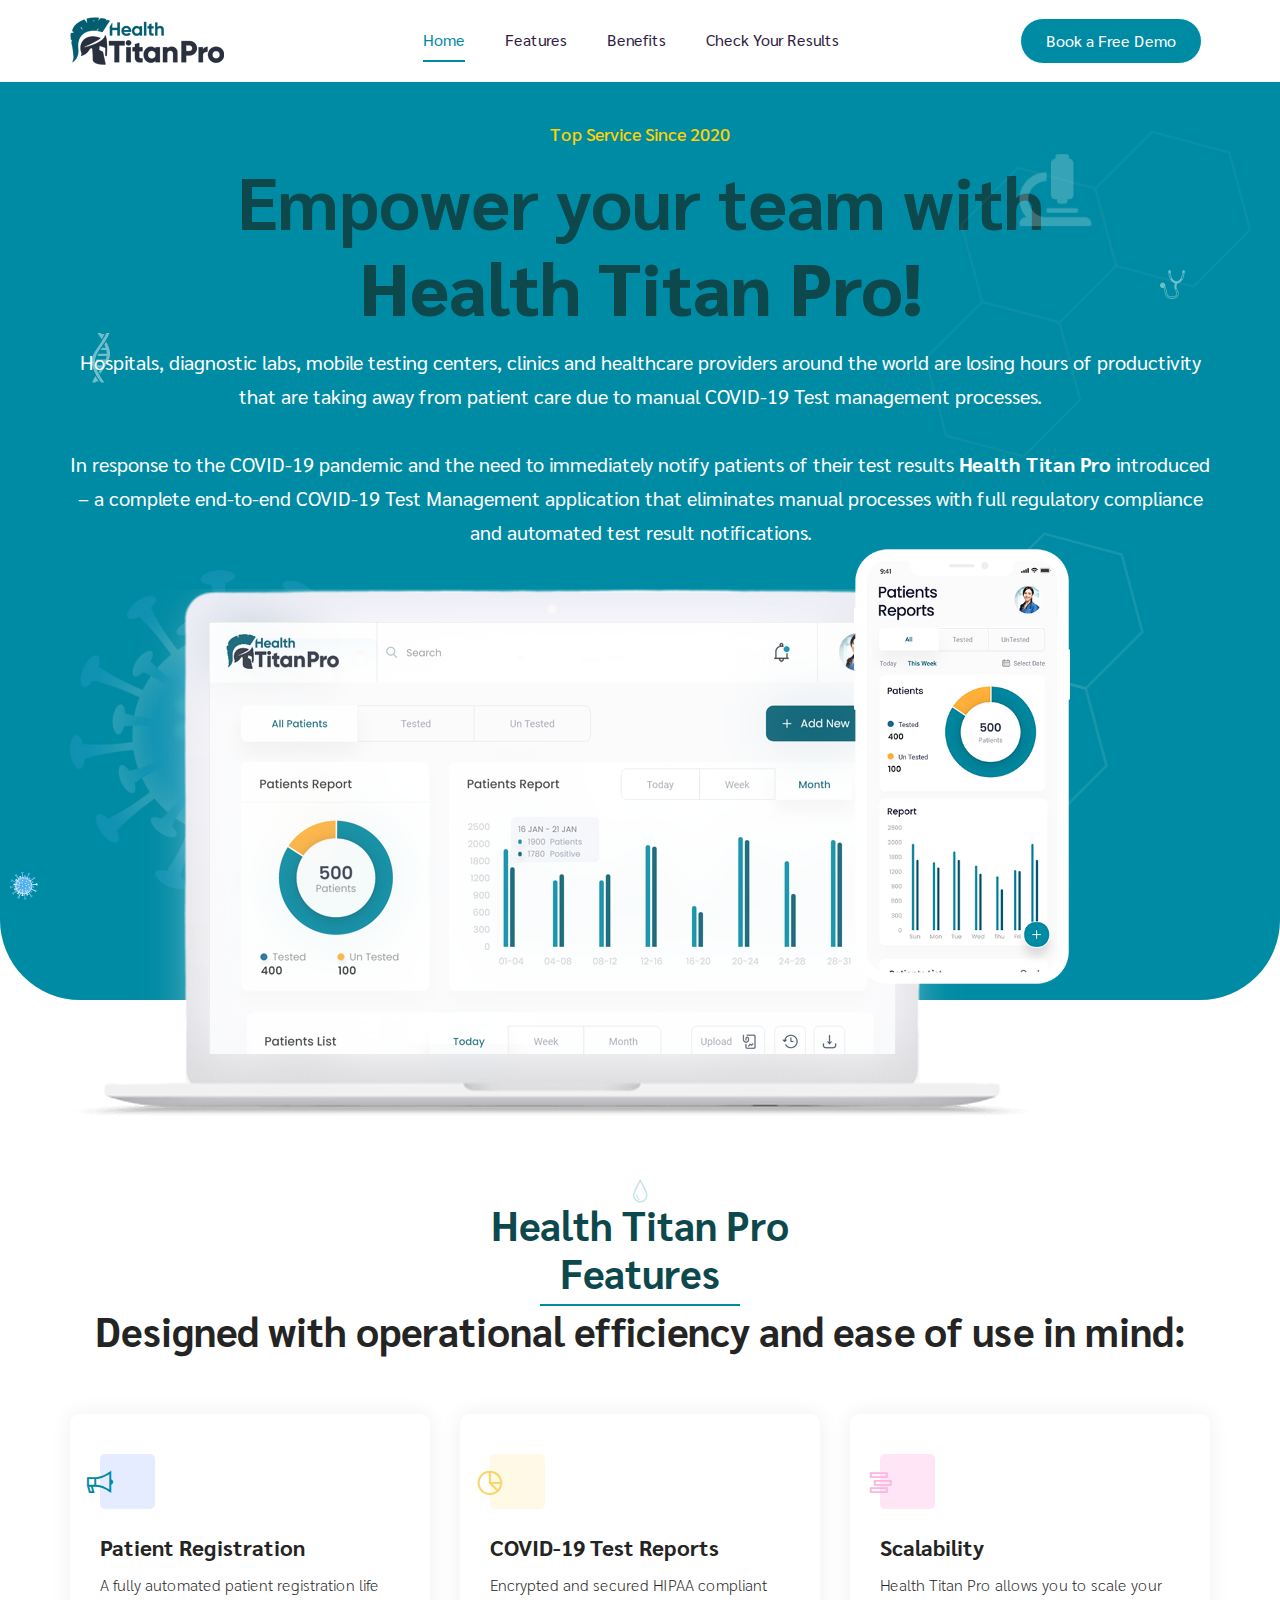
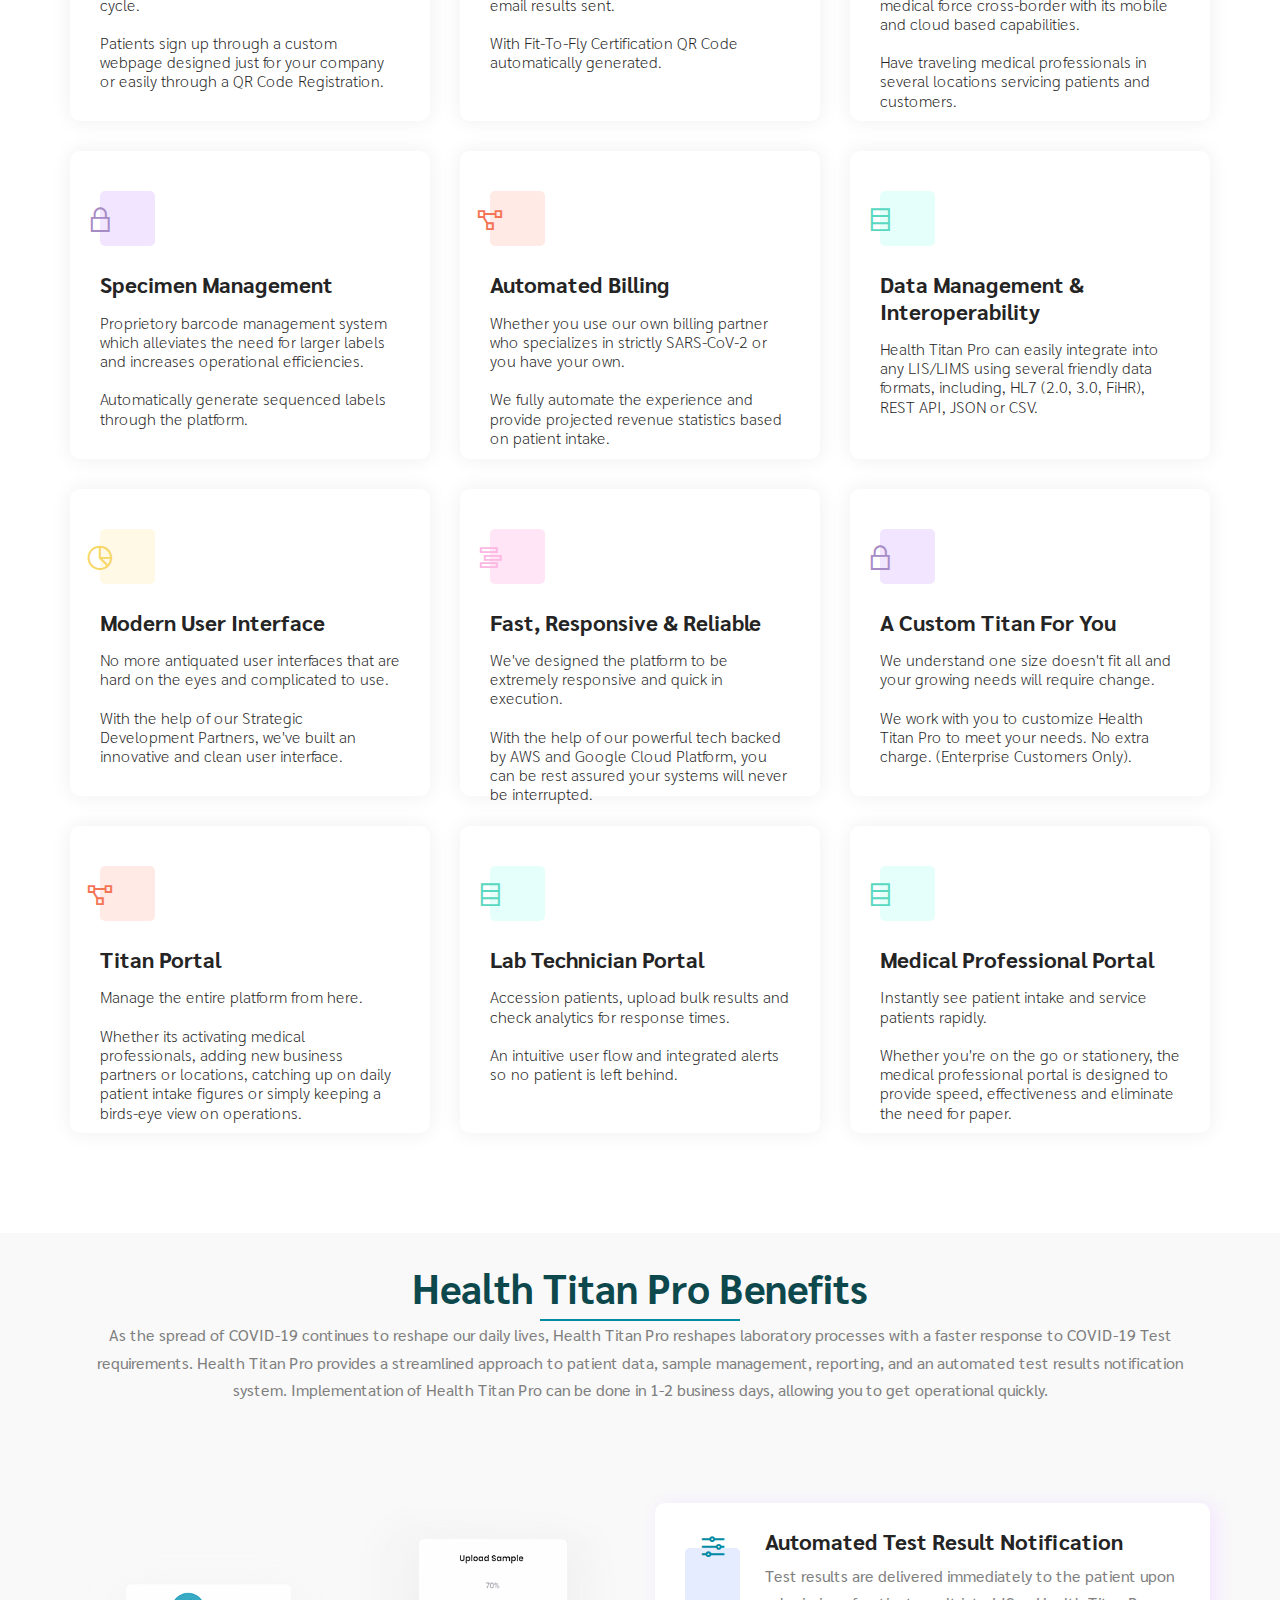
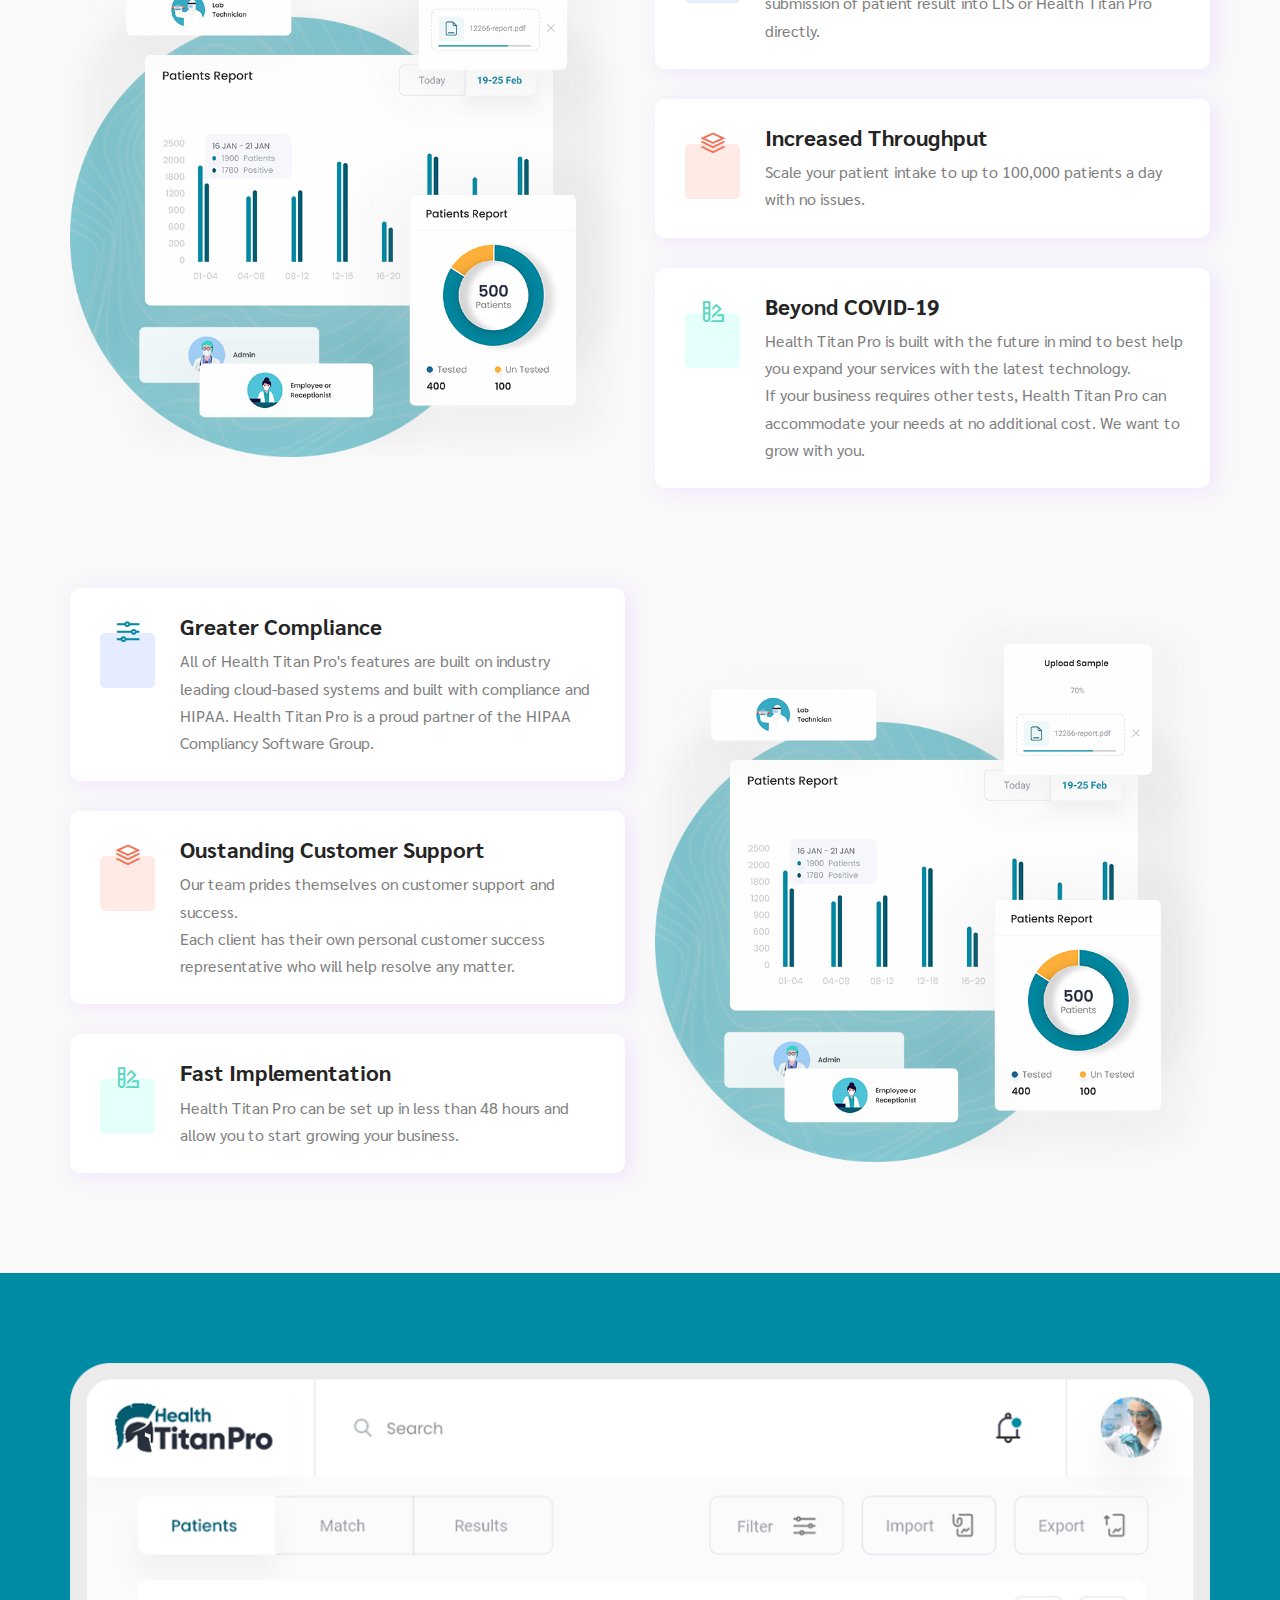
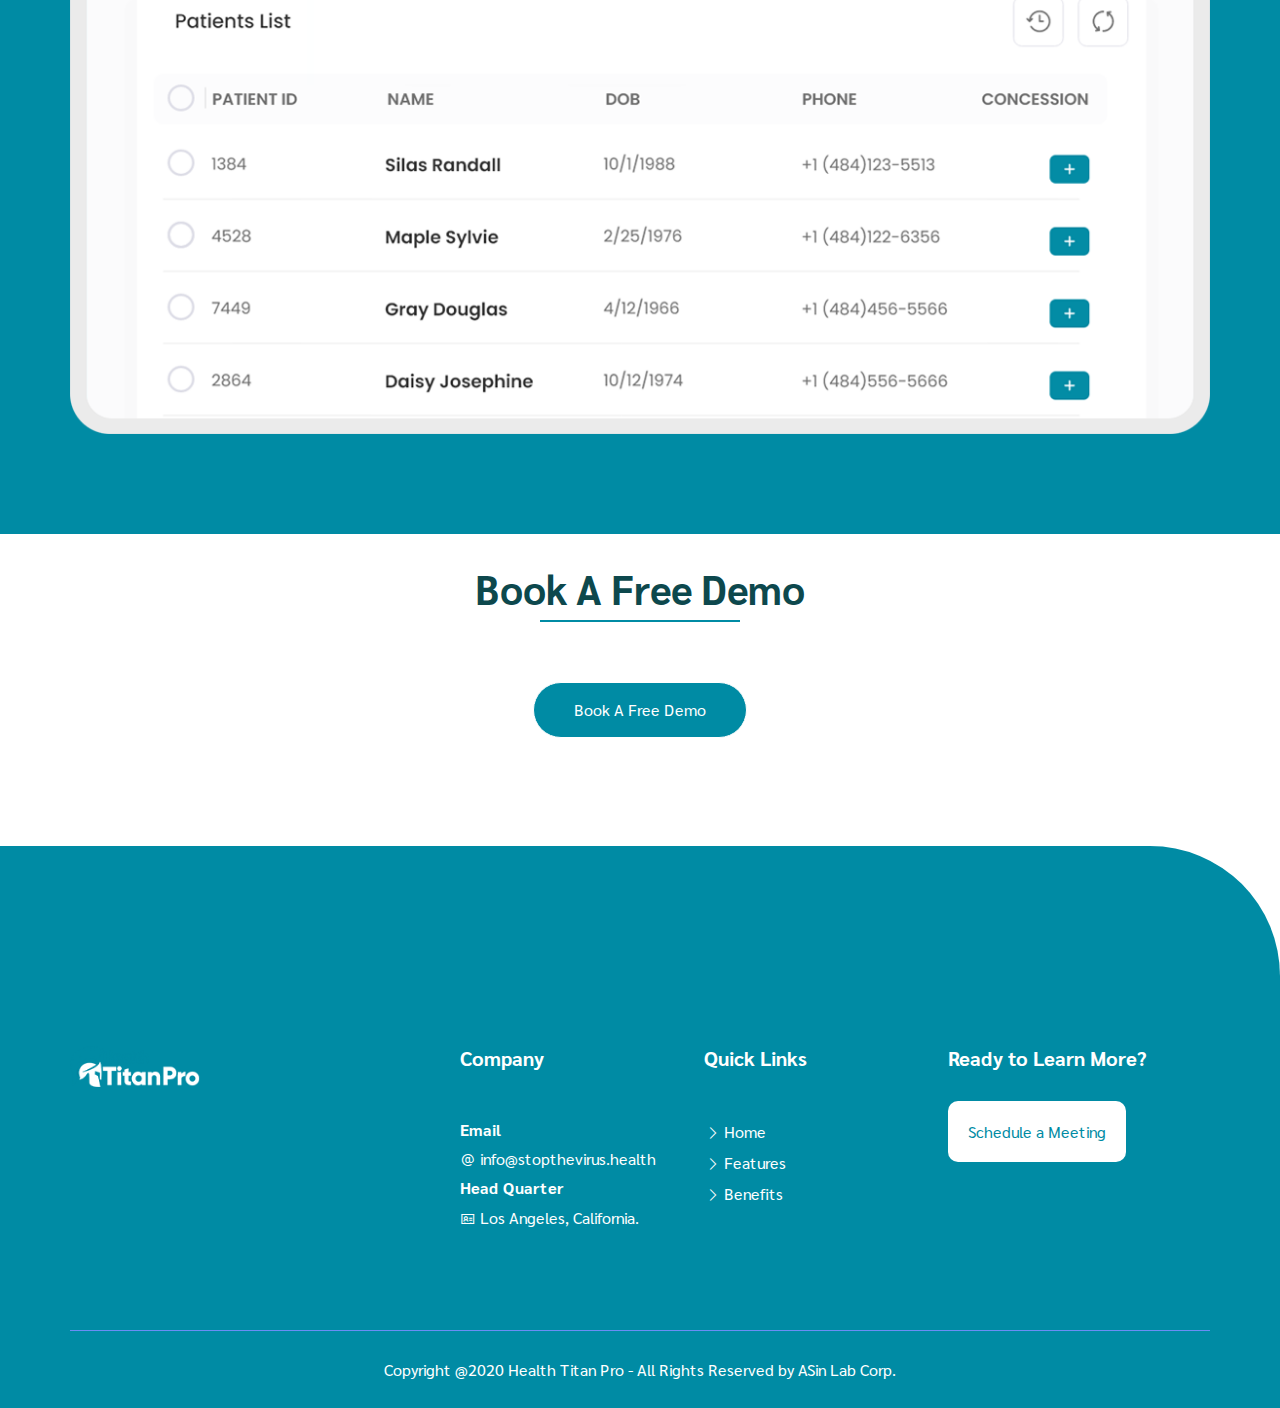
<file: index.html>
<!doctype html>
<html lang="zxx">

<head>
    <!-- Required meta tags -->
    <meta charset="utf-8">
    <meta name="viewport" content="width=device-width, initial-scale=1, shrink-to-fit=no">

    <!-- Bootstrap CSS -->
    <link rel="stylesheet" href="assets/css/bootstrap.min.css">
    <link rel="stylesheet" href="https://cdn.jsdelivr.net/npm/bootstrap@4.5.3/dist/css/bootstrap.min.css"
        integrity="sha384-TX8t27EcRE3e/ihU7zmQxVncDAy5uIKz4rEkgIXeMed4M0jlfIDPvg6uqKI2xXr2" crossorigin="anonymous">
    <!-- Animate CSS -->
    <link rel="stylesheet" href="assets/css/animate.min.css">
    <!-- Magnific CSS -->
    <link rel="stylesheet" href="assets/css/magnific-popup.css">
    <!-- Owl Carousel CSS -->
    <link rel="stylesheet" href="assets/css/owl.carousel.min.css">
    <link rel="stylesheet" href="assets/css/owl.theme.default.min.css">
    <!-- Line Awesome CSS -->
    <link rel="stylesheet" href="assets/css/line-awesome.min.css">
    <!-- Odometer CSS -->
    <link rel="stylesheet" href="assets/css/odometer.css">
    <!-- Stylesheet CSS -->
    <link rel="stylesheet" href="assets/css/style.css">
    <!-- Stylesheet Responsive CSS -->
    <link rel="stylesheet" href="assets/css/responsive.css">
    <!-- Favicon -->
    <link rel="icon" type="images/png" href="assets/images/favicon.png">
    <link rel="stylesheet" href="assets/css/style.scss">

    <!-- Title -->
    <title>Health Titan Pro</title>
</head>

<body data-spy="scroll" data-offset="70">
    <!-- Preloader -->
    <div class="preloader">
        <div class="d-table">
            <div class="d-table-cell">
                <div class="lds-hourglass"></div>
            </div>
        </div>
    </div>
    <!-- End Preloader -->

    <!-- Nabvar Area -->
    <nav class="navbar fixed-top navbar-expand-lg main-navbar bg-white">
        <div class="container">
            <a class="navbar-brand" href="#">
                <img src="assets/images/logo.png" alt="logo">
            </a>

            <button class="navbar-toggler" type="button" data-toggle="collapse" data-target="#navbarSupportedContent"
                aria-controls="navbarSupportedContent" aria-expanded="false" aria-label="Toggle navigation">
                <span class="icon-bar top-bar"></span>
                <span class="icon-bar middle-bar"></span>
                <span class="icon-bar bottom-bar"></span>
            </button>

            <div class="collapse navbar-collapse" id="navbarSupportedContent">
                <ul class="navbar-nav m-auto">
                    <li class="nav-item">
                        <a class="nav-link" href="#home">Home</a>
                    </li>

                    <li class="nav-item">
                        <a class="nav-link" href="#features">Features</a>
                    </li>
                    <li class="nav-item">
                        <a class="nav-link" href="#benifits">Benefits</a>
                    </li>
                    <li class="nav-item">
                        <a class="nav-link" href="checkResults.html">Check Your Results</a>
                    </li>
                    <!-- <li class="nav-item">
                        <a class="nav-link" href="#tutorial">Tutorial</a>
                    </li>
                    <li class="nav-item">
                        <a class="nav-link" href="#contact">Contact</a>
                    </li> -->
                </ul>
                <div class="nav-btn">
                    <!-- <a href="#LogInModal" class="default-btn bg-main mr-2" data-toggle="modal" data-target="#LogInModal">Log In</a> -->
                    <a class="default-btn bg-main mr-2" target="_blank" href="https://calendly.com/health-titan-pro-demo/30min">Book a Free Demo</a>

                    <!-- <a href="#SignUpModal" class="default-btn bg-color" data-toggle="modal" data-target="#SignUpModal">Get Started</a> -->
                </div>
            </div>
        </div>
    </nav>
    <!-- End Nabvar Area -->

    <!-- Sign Up Modal -->
    <div class="modal custom-modal fade" id="SignUpModal">
        <div class="modal-dialog modal-dialog-centered">
            <div class="modal-content">
                <div class="modal-header">
                    <h5 class="modal-title">Sign Up</h5>
                    <button type="button" class="close" data-dismiss="modal" aria-label="Close">
                        <span aria-hidden="true">&times;</span>
                    </button>
                </div>

                <div class="modal-body">
                    <div class="user-form">
                        <form>
                            <div class="form-group">
                                <input type="text" class="form-control" placeholder="Username">
                            </div>

                            <div class="form-group">
                                <input type="email" class="form-control" placeholder="Email address">
                            </div>

                            <div class="form-group">
                                <input type="password" class="form-control" placeholder="Password">
                            </div>

                            <div class="form-btn text-center">
                                <button type="submit" class="default-btn">Sign Up</button>
                            </div>
                        </form>
                    </div>
                </div>
            </div>
        </div>
    </div>

    <!-- Log In Modal -->
    <div class="modal custom-modal fade" id="LogInModal">
        <div class="modal-dialog modal-dialog-centered">
            <div class="modal-content">
                <div class="modal-header">
                    <h5 class="modal-title">Log In</h5>
                    <button type="button" class="close" data-dismiss="modal" aria-label="Close">
                        <span aria-hidden="true">&times;</span>
                    </button>
                </div>

                <div class="modal-body">
                    <div class="user-form">
                        <form>
                            <div class="form-group">
                                <input type="text" class="form-control" placeholder="Email or Username">
                            </div>

                            <div class="form-group">
                                <input type="password" class="form-control" placeholder="Password">
                            </div>

                            <div class="form-group form-check">
                                <input type="checkbox" class="form-check-input" id="exampleCheck1">
                                <label class="form-check-label" for="exampleCheck1">Remember Me</label>
                            </div>

                            <div class="form-btn text-center">
                                <button type="submit" class="default-btn">Log In</button>
                            </div>
                        </form>
                    </div>
                </div>
            </div>
        </div>
    </div>

    <!-- Saas banner Area -->
    <div id="home" class="saas-banner-area">
        <div class="container">
            <div class="saas-banner-content">
                <span>Top Service Since 2020</span>
                <h1 style="color: #0d484d;">Empower your team with <br> <strong>Health
                        Titan Pro!</strong> </h1>
                <p>Hospitals, diagnostic labs, mobile testing centers, clinics and healthcare providers around the world
                    are losing hours of productivity that are taking away from patient care due to manual COVID-19 Test
                    management processes. <br><br> In response to the COVID-19 pandemic and the need to immediately notify
                    patients of their test results <b>Health Titan Pro</b> introduced – a complete end-to-end COVID-19 Test
                    Management application that eliminates manual processes with full regulatory compliance and
                    automated test result notifications.
                </p>
            </div>

            <div class="saas-banner-img">
                <img src="assets/images/saas-img/saas-laptop.png" class="saas-img-1" alt="Image">
                <img src="assets/images/saas-img/saas-mobile.png" class="saas-img-2" alt="Image">
            </div>

            <div class="saas-shape-content">
                <img src="assets/images/shape/shape1.png" class="saas-shape-1" alt="Shape">
                <img src="assets/images/shape/shape2.png" class="saas-shape-2" alt="Shape">
                <img src="assets/images/shape/shape3.png" class="saas-shape-3" alt="Shape">
                <img src="assets/images/shape/shape4.png" class="saas-shape-4" alt="Shape">
                <img src="assets/images/shape/shape5.png" class="saas-shape-5" alt="Shape">
                <img src="assets/images/shape/shape6.png" class="saas-shape-6" alt="Shape">
                <img src="assets/images/shape/shape7.png" class="saas-shape-7" alt="Shape">
            </div>
        </div>
    </div>
    <!-- End Saas banner Area -->

    <!-- Services Area -->
    <div id="features" class="saas-services-area pt-260 pb-70">
        <div class="container">
            <div class="section-title">
                <h1 style="color: #0d484d;">Health Titan Pro <br>Features
                </h1>
                <div class="line">
                </div>
                <h2>Designed with operational efficiency and ease of use in mind:</h2>

            </div>

            <div class="row">
                <div class="col-lg-4 col-sm-6">
                    <div class="saas-service-card">
                        <div class="icon bg-1">
                            <i class="las la-bullhorn"></i>
                        </div>
                        <h3>Patient Registration</h3>
                        <h4>A fully automated patient registration life cycle. 
                            <br><br>Patients sign up through a custom webpage designed just for your company or easily through a QR Code Registration. </h4>

                    </div>
                </div>

                <div class="col-lg-4 col-sm-6">
                    <div class="saas-service-card">
                        <div class="icon bg-2">
                            <i class="las la-chart-pie"></i>
                        </div>
                        <h3>COVID-19 Test Reports</h3>
                        <h4>Encrypted and secured HIPAA compliant email results sent.<br><br>With Fit-To-Fly Certification QR Code automatically generated.</h4>
                    </div>
                </div>

                <div class="col-lg-4 col-sm-6">
                    <div class="saas-service-card">
                        <div class="icon bg-3">
                            <i class="las la-stream"></i>
                        </div>
                        <h3>Scalability</h3>
                        <h4>Health Titan Pro allows you to scale your medical force cross-border with its mobile and cloud based capabilities. <br><br>Have traveling medical professionals in several locations servicing patients and customers. </h4>
                    </div>
                </div>

                <div class="col-lg-4 col-sm-6">
                    <div class="saas-service-card">
                        <div class="icon bg-4">
                            <i class="las la-lock"></i>
                        </div>
                        <h3>Specimen Management</h3>
                        <h4>Proprietory barcode management system which alleviates the need for larger labels and increases operational efficiencies.<br><br> Automatically generate sequenced labels through the platform.</h4>
                    </div>
                </div>

                <div class="col-lg-4 col-sm-6">
                    <div class="saas-service-card">
                        <div class="icon bg-5">
                            <i class="las la-project-diagram"></i>
                        </div>
                        <h3>Automated Billing</h3>
                        <h4> Whether you use our own billing partner who specializes in strictly SARS-CoV-2 or you have your own. <br><br> We fully automate the experience and provide projected revenue statistics based on patient intake. </h4>
                    </div>
                </div>

                <div class="col-lg-4 col-sm-6">
                    <div class="saas-service-card">
                        <div class="icon bg-6">
                            <i class="las la-database"></i>
                        </div>
                        <h3>Data Management & Interoperability </h3>
                        <h4> Health Titan Pro can easily integrate into any LIS/LIMS using several friendly data formats, including, HL7 (2.0, 3.0, FiHR), REST API, JSON or CSV. </h4>
                    </div>
                </div>


                <div class="col-lg-4 col-sm-6">
                    <div class="saas-service-card">
                        <div class="icon bg-2">
                            <i class="las la-chart-pie"></i>
                        </div>
                        <h3>Modern User Interface</h3>
                        <h4>No more antiquated user interfaces that are hard on the eyes and complicated to use. <br><br>With the help of our Strategic Development Partners, we've built an innovative and clean user interface.</h4>
                    </div>
                </div>

                <div class="col-lg-4 col-sm-6">
                    <div class="saas-service-card">
                        <div class="icon bg-3">
                            <i class="las la-stream"></i>
                        </div>
                        <h3>Fast, Responsive & Reliable</h3>
                        <h4>We've designed the platform to be extremely responsive and quick in execution. <br><br>With the help of our powerful tech backed by AWS and Google Cloud Platform, you can be rest assured your systems will never be interrupted.</h4>
                    </div>
                </div>

                <div class="col-lg-4 col-sm-6">
                    <div class="saas-service-card">
                        <div class="icon bg-4">
                            <i class="las la-lock"></i>
                        </div>
                        <h3>A Custom Titan For You</h3>
                        <h4>We understand one size doesn't fit all and your growing needs will require change. <br><br>We work with you to customize Health Titan Pro to meet your needs. No extra charge. (Enterprise Customers Only).</h4>
                    </div>
                </div>

                <div class="col-lg-4 col-sm-6">
                    <div class="saas-service-card">
                        <div class="icon bg-5">
                            <i class="las la-project-diagram"></i>
                        </div>
                        <h3>Titan Portal</h3>
                        <h4>Manage the entire platform from here. <br><br>Whether its activating medical professionals, adding new business partners or locations, catching up on daily patient intake figures or simply keeping a birds-eye view on operations.  </h4>
                    </div>
                </div>

                <div class="col-lg-4 col-sm-6">
                    <div class="saas-service-card">
                        <div class="icon bg-6">
                            <i class="las la-database"></i>
                        </div>
                        <h3>Lab Technician Portal</h3>
                        <h4>Accession patients, upload bulk results and check analytics for response times.<br><br> An intuitive user flow and integrated alerts so no patient is left behind. </h4>
                    </div>
                </div>
                <div class="col-lg-4 col-sm-6">
                    <div class="saas-service-card">
                        <div class="icon bg-6">
                            <i class="las la-database"></i>
                        </div>
                        <h3>Medical Professional Portal</h3>
                        <h4>Instantly see patient intake and service patients rapidly. <br><br> Whether you're on the go or stationery, the medical professional portal is designed to provide speed, effectiveness and eliminate the need for paper.</h4>
                    </div>
                </div>
            </div>


            <div class="service-shape">
                <img src="assets/images/shape/shape12.png" alt="Shape">
            </div>
        </div>
    </div>
    <!-- End Services Area -->

    <!-- Features Area -->
    <div id="benifits" class="features-area ptb-100">
        <div class="container">
            <div class="section-title">
                <h1 style="color: #0d484d;">Health Titan Pro Benefits
                </h1>
                <div class="line">
                </div>
                <p>As the spread of COVID-19 continues to reshape our daily lives, Health Titan Pro reshapes laboratory processes
                    with a faster response to COVID-19 Test requirements. Health Titan Pro provides a streamlined approach to
                    patient data, sample management, reporting, and an automated test results notification system.
                    Implementation of Health Titan Pro can be done in 1-2 business days, allowing you to get operational quickly.</p>

            </div>
            <div class="row align-items-center">

                <div class="col-lg-6">
                    <div class="features-contant">
                        <div class="features-image">
                            <img src="assets/images/saas-img/feature1.png" alt="Image">
                        </div>

                        <div class="features-shape">
                            <img src="assets/images/shape/shape8.png" alt="Shape">
                        </div>
                    </div>
                </div>

                <div class="col-lg-6">
                    <div class="features-card-content">
                        <h2 class="title"></h2>
                        <div class="saas-features">
                            <div class="icon bg-1">
                                <i class="las la-sliders-h"></i>
                            </div>
                            <h3>Automated Test Result Notification</h3>
                            <p>Test results are delivered immediately to the patient upon submission of patient
                                result into LIS or Health Titan Pro directly.
                            </p>
                        </div>

                        <div class="saas-features">
                            <div class="icon bg-2">
                                <i class="lab la-buffer"></i>
                            </div>
                            <h3>Increased Throughput
                            </h3>
                            <p>Scale your patient intake to up to 100,000 patients a day with no issues.
                            </p>
                        </div>

                        <div class="saas-features">
                            <div class="icon bg-3">
                                <i class="las la-swatchbook"></i>
                            </div>
                            <h3>Beyond COVID-19</h3>
                            <p>Health Titan Pro is built with the future in mind to best help you expand your services with the latest technology. <br>If your business requires other tests, Health Titan Pro can accommodate your needs at no additional cost. We want to grow with you.
                            </p>
                        </div>
                    </div>
                </div>
            </div>

            <div class="row align-items-center pt-100">



                <div class="col-lg-6">
                    <div class="features-card-content">
                        <div class="saas-features">
                            <div class="icon bg-1">
                                <i class="las la-sliders-h"></i>
                            </div>
                            <h3>Greater Compliance</h3>
                            <p>All of Health Titan Pro's features are built on industry leading cloud-based systems and built with compliance
                                and HIPAA. Health Titan Pro is a proud partner of the HIPAA Compliancy Software Group.
                            </p>
                        </div>

                        <div class="saas-features">
                            <div class="icon bg-2">
                                <i class="lab la-buffer"></i>
                            </div>
                            <h3>Oustanding Customer Support
                            </h3>
                            <p>Our team prides themselves on customer support and success. <br>Each client has their own personal customer success representative who will help resolve any matter. 
                            </p>
                        </div>

                        <div class="saas-features">
                            <div class="icon bg-3">
                                <i class="las la-swatchbook"></i>
                            </div>
                            <h3>Fast Implementation</h3>
                            <p>Health Titan Pro can be set up in less than 48 hours and allow you to start growing your business. 
                            </p>
                        </div>
                    </div>
                </div>
                <div class="col-lg-6">
                    <div class="features-contant">
                        <div class="features-image">
                            <img src="assets/images/saas-img/feature1.png" alt="Image">
                        </div>

                        <div class="features-shape">
                            <img src="assets/images/shape/shape8.png" alt="Shape">
                        </div>
                    </div>
                </div>
                <!-- <div class="row pt-100 ">
                    <div class="col-lg-4 col-sm-6">
                        <div class="saas-service-card" style="background-color: white;">
                            <div class="icon bg-1">
                                <i class="las la-bullhorn"></i>
                            </div>
                            <h3>Data Integrity</h3>
                            <p>Automates the current manual lab processes by capturing data from the source enhancing
                                data integrity</p>

                        </div>
                    </div>

                    <div class="col-lg-4 col-sm-6">
                        <div class="saas-service-card" style="background-color: white;">
                            <div class="icon bg-2">
                                <i class="las la-chart-pie"></i>
                            </div>
                            <h3>Productivity</h3>
                            <p>On an average, 15 hrs of time saving per lab personnel per week with diffrent portals
                                including Lab Technician and Admin</p>

                        </div>
                    </div>

                    <div class="col-lg-4 col-sm-6">
                        <div class="saas-service-card" style="background-color: white;">
                            <div class="icon bg-3">
                                <i class="las la-stream"></i>
                            </div>
                            <h3>Flexibility</h3>
                            <p>Preconfigured workflow automation for labs including – Preclinical & Clinical and Bio
                                Specimen testing</p>

                        </div>
                    </div> -->


                </div>
            </div>
        </div>
    </div>
    </div>
    <!-- End Features Area -->

    <!-- Pricing Area -->
    <!-- <div id="tutorial" class="prising-area pt-100 pb-70">
        <div class="container">
            <div class="section-title">
                <h1 style="color: #0d484d;">Health Titan Pro
                </h1>
                <div class="line">
                </div>
                <h2>Basic Features Overview</h2>
            </div>

            <section id=timeline>
                <div class="demo-card-wrapper">
                    <div class="demo-card demo-card--step1">
                        <div class="head">
                            <div class="number-box">
                                <span>01</span>
                            </div>
                            <h2 style="color: white;"><span class="small">Portal</span> Admin</h2>
                        </div>
                        <div class="body">
                            <p>Lorem ipsum dolor sit amet, consectetur adipisicing elit. Soluta reiciendis deserunt
                                doloribus consequatur, laudantium odio dolorum laboriosam.</p>
                            <img src="http://placehold.it/1000x500" alt="Graphic">
                        </div>
                    </div>

                    <div class="demo-card demo-card--step2">
                        <div class="head">
                            <div class="number-box">
                                <span>02</span>
                            </div>
                            <h2 style="color: white;"><span class="small">Portal</span> Medical Professional</h2>
                        </div>
                        <div class="body">
                            <p>Lorem ipsum dolor sit amet, consectetur adipisicing elit. Soluta reiciendis deserunt
                                doloribus consequatur, laudantium odio dolorum laboriosam.</p>
                            <img src="http://placehold.it/1000x500" alt="Graphic">
                        </div>
                    </div>

                    <div class="demo-card demo-card--step3">
                        <div class="head">
                            <div class="number-box">
                                <span>03</span>
                            </div>
                            <h2 style="color: white;"><span class="small">Portal</span> Lab Technician</h2>
                        </div>
                        <div class="body">
                            <p>Lorem ipsum dolor sit amet, consectetur adipisicing elit. Soluta reiciendis deserunt
                                doloribus consequatur, laudantium odio dolorum laboriosam.</p>
                            <img src="http://placehold.it/1000x500" alt="Graphic">
                        </div>
                    </div>

                    <div class="demo-card demo-card--step4">
                        <div class="head">
                            <div class="number-box">
                                <span>04</span>
                            </div>
                            <h2 style="color: white;"><span class="small">Feature</span> Create Patient</h2>
                        </div>
                        <div class="body">
                            <p>Lorem ipsum dolor sit amet, consectetur adipisicing elit. Soluta reiciendis deserunt
                                doloribus consequatur, laudantium odio dolorum laboriosam.</p>
                            <img src="http://placehold.it/1000x500" alt="Graphic">
                        </div>
                    </div>

                    <div class="demo-card demo-card--step5">
                        <div class="head">
                            <div class="number-box">
                                <span>05</span>
                            </div>
                            <h2><span class="small">Feature</span> Swab Collection</h2>
                        </div>
                        <div class="body">
                            <p>Lorem ipsum dolor sit amet, consectetur adipisicing elit. Soluta reiciendis deserunt
                                doloribus consequatur, laudantium odio dolorum laboriosam.</p>
                            <img src="http://placehold.it/1000x500" alt="Graphic">
                        </div>
                    </div>
                    <div class="demo-card demo-card--step6">
                        <div class="head">
                            <div class="number-box">
                                <span>06</span>
                            </div>
                            <h2 style="color: white;"><span class="small">Feature</span> Send Result</h2>
                        </div>
                        <div class="body">
                            <p>Lorem ipsum dolor sit amet, consectetur adipisicing elit. Soluta reiciendis deserunt
                                doloribus consequatur, laudantium odio dolorum laboriosam.</p>
                            <img src="http://placehold.it/1000x500" alt="Graphic">
                        </div>
                    </div>


                </div>
            </section>

        </div>
    </div> -->
    <!-- End Pricing Area -->

    <!-- Built SaaS App Area -->
    <div class="built-saas-app ptb-100">
        <div class="container">
            <div class="section-title">
                <!-- <h2>More Easy And More Powerful And Personal App Built For You</h2> -->
            </div>

            <!-- <div class="row">
                <div class="col-lg-6">
                    <div class="saas-feature-two">
                        <i class="lab la-buffer bg-1"></i>
                        <h3>Expert User Experience Component</h3>
                        <p>Lorem ipsum dolor sit amet, consectetur adipiscing elit, sed do eiusmod tempor incididunt ut
                            labore et.</p>
                    </div>
                </div>

                <div class="col-lg-6">
                    <div class="saas-feature-two">
                        <i class="las la-shield-alt bg-2"></i>
                        <h3>Highly Secuired System</h3>
                        <p>Lorem ipsum dolor sit amet, consectetur adipiscing elit, sed do eiusmod tempor incididunt ut
                            labore et.</p>
                    </div>
                </div>

                <div class="col-lg-6">
                    <div class="saas-feature-two">
                        <i class="las la-crosshairs bg-3"></i>
                        <h3>Best Performence</h3>
                        <p>Lorem ipsum dolor sit amet, consectetur adipiscing elit, sed do eiusmod tempor incididunt ut
                            labore et.</p>
                    </div>
                </div>

                <div class="col-lg-6">
                    <div class="saas-feature-two">
                        <i class="las la-headset bg-4"></i>
                        <h3> 24/7 Support</h3>
                        <p>Lorem ipsum dolor sit amet, consectetur adipiscing elit, sed do eiusmod tempor incididunt ut
                            labore et.</p>
                    </div>
                </div>
            </div> -->
            <div class="parsonal-image">
                <img src="assets/images/saas-img/saas-lp-display.png" alt="Image">
            </div>
        </div>
    </div>
    <!-- End Built SaaS App Area -->

    <!-- Popup Video Area -->
    <!-- <div class="popup-video-area bg-1">
        <div class="d-table">
            <div class="d-table-cell">
                <div class="container">
                    <div class="popup-video">
                        <div class="video-btn">
                            <a href="http://www.youtube.com/watch?v=0O2aH4XLbto" class="popup-youtube">
                                <i class="las la-play"></i>
                                <span class="ripple pinkBg"></span>
                                <span class="ripple pinkBg"></span>
                                <span class="ripple pinkBg"></span>
                            </a>
                        </div>
                    </div>
                </div>
            </div>
        </div>
    </div> -->
    <!-- End Popup Video Area -->

    <!-- Clients Area
    <div class="clients-area ptb-100">
        <div class="container">
            <div class="section-title">
                <span>Clients Review</span>
                <h2>Our App Users And Their Experience</h2>
                <p>This is Photoshop's version of Lorem Ipsum. Proin gravida nibh vel velit auctor aliquet. Aenean
                    sollicitudin, lorem quis.</p>
            </div>
        </div>

        <div class="container">
            <div class="clients-slider owl-carousel owl-theme">
                <div class="clients-slider-item">
                    <div class="row align-items-center">
                        <div class="col-lg-6">
                            <div class="client-text">
                                <div class="text">
                                    <i class="las la-quote-left text-icon-1"></i>
                                    <p>Lorem ipsum dolor sit amet, consectetur adipiscing elit, sed do eiusmod tempor
                                        incididunt ut labore et dolore magna aliqua. Ut enim ad minim veniam, quis
                                        nostrud exercitation ullamco laboris nisi ut aliquip.</p>
                                    <i class="las la-quote-right text-icon-2"></i>
                                </div>
                                <div class="rating">
                                    <i class="las la-star"></i>
                                    <i class="las la-star"></i>
                                    <i class="las la-star"></i>
                                    <i class="las la-star"></i>
                                    <i class="las la-star"></i>
                                </div>
                                <h3>Alina Decros</h3>
                                <span>CEO Of LTD Company</span>
                            </div>
                        </div>
                        <div class="col-lg-6">
                            <div class="client-image">
                                <img src="assets/images/saas-img/client1.jpg" alt="Image">
                            </div>
                        </div>
                    </div>
                </div>

                <div class="clients-slider-item">
                    <div class="row align-items-center">
                        <div class="col-lg-6">
                            <div class="client-text">
                                <div class="text">
                                    <i class="las la-quote-left text-icon-1"></i>
                                    <p>Lorem ipsum dolor sit amet, consectetur adipiscing elit, sed do eiusmod tempor
                                        incididunt ut labore et dolore magna aliqua. Ut enim ad minim veniam, quis
                                        nostrud exercitation ullamco laboris nisi ut aliquip.</p>
                                    <i class="las la-quote-right text-icon-2"></i>
                                </div>
                                <div class="rating">
                                    <i class="las la-star"></i>
                                    <i class="las la-star"></i>
                                    <i class="las la-star"></i>
                                    <i class="las la-star"></i>
                                    <i class="las la-star"></i>
                                </div>
                                <h3>Elizabeth Ava</h3>
                                <span>CEO Of LTD Company</span>
                            </div>
                        </div>
                        <div class="col-lg-6">
                            <div class="client-image">
                                <img src="assets/images/saas-img/client2.jpg" alt="Image">
                            </div>
                        </div>
                    </div>
                </div>

                <div class="clients-slider-item">
                    <div class="row align-items-center">
                        <div class="col-lg-6">
                            <div class="client-text">
                                <div class="text">
                                    <i class="las la-quote-left text-icon-1"></i>
                                    <p>Lorem ipsum dolor sit amet, consectetur adipiscing elit, sed do eiusmod tempor
                                        incididunt ut labore et dolore magna aliqua. Ut enim ad minim veniam, quis
                                        nostrud exercitation ullamco laboris nisi ut aliquip.</p>
                                    <i class="las la-quote-right text-icon-2"></i>
                                </div>
                                <div class="rating">
                                    <i class="las la-star"></i>
                                    <i class="las la-star"></i>
                                    <i class="las la-star"></i>
                                    <i class="las la-star"></i>
                                    <i class="las la-star"></i>
                                </div>
                                <h3>Jhon Smith</h3>
                                <span>CEO Of LTD Company</span>
                            </div>
                        </div>
                        <div class="col-lg-6">
                            <div class="client-image">
                                <img src="assets/images/saas-img/client3.jpg" alt="Image">
                            </div>
                        </div>
                    </div>
                </div>

                <div class="clients-slider-item">
                    <div class="row align-items-center">
                        <div class="col-lg-6">
                            <div class="client-text">
                                <div class="text">
                                    <i class="las la-quote-left text-icon-1"></i>
                                    <p>Lorem ipsum dolor sit amet, consectetur adipiscing elit, sed do eiusmod tempor
                                        incididunt ut labore et dolore magna aliqua. Ut enim ad minim veniam, quis
                                        nostrud exercitation ullamco laboris nisi ut aliquip.</p>
                                    <i class="las la-quote-right text-icon-2"></i>
                                </div>
                                <div class="rating">
                                    <i class="las la-star"></i>
                                    <i class="las la-star"></i>
                                    <i class="las la-star"></i>
                                    <i class="las la-star"></i>
                                    <i class="las la-star"></i>
                                </div>
                                <h3>Benjamin Liam</h3>
                                <span>CEO Of LTD Company</span>
                            </div>
                        </div>
                        <div class="col-lg-6">
                            <div class="client-image">
                                <img src="assets/images/saas-img//client4.jpg" alt="Image">
                            </div>
                        </div>
                    </div>
                </div>
            </div>
            <div class="claint-shape">
                <img src="assets/images/shape/shape9.png" class="shape-9" alt="Shape">
                <img src="assets/images/shape/shape10.png" class="shape-10" alt="Shape">
            </div>
        </div>
    </div> -->
    <!-- End Clients Area -->

    <!-- Partner Slider Area -->
    <!-- <div class="partner-area ptb-100">
        <div class="container">
            <div class="partner-slider owl-carousel owl-theme">
                <div class="partner-slider-item">
                    <a href="#">
                        <img src="assets/images/partner/partner1.png" alt="logo">
                    </a>
                </div>

                <div class="partner-slider-item">
                    <a href="#">
                        <img src="assets/images/partner/partner2.png" alt="logo">
                    </a>
                </div>

                <div class="partner-slider-item">
                    <a href="#">
                        <img src="assets/images/partner/partner3.png" alt="logo">
                    </a>
                </div>

                <div class="partner-slider-item">
                    <a href="#">
                        <img src="assets/images/partner/partner4.png" alt="logo">
                    </a>
                </div>

                <div class="partner-slider-item">
                    <a href="#">
                        <img src="assets/images/partner/partner5.png" alt="logo">
                    </a>
                </div>

                <div class="partner-slider-item">
                    <a href="#">
                        <img src="assets/images/partner/partner6.png" alt="logo">
                    </a>
                </div>
            </div>
        </div>
    </div> -->
    <!-- End Partner Slider Area -->

    <!-- Contact Area -->
    <div id="contact" class="contact-area ptb-100">
        <div class="container">
            <div class="section-title">
                <h1 style="color: #0d484d;">Book A Free Demo
                </h1>
                <div class="line">
                </div>
                <!-- <p>Lorem ipsum dolor sit amet consectetur adipisicing elit. Aut, iusto cum labore doloribus est
                    provident voluptatum ipsum dignissimos illo quisquam molestiae ut assumenda harum perspiciatis
                    veritatis laborum sit nostrum a.</p> -->
            </div>

            <div class="contact-content">
                <form id="contactForm">
                    <div class="row">
                        <!-- <div class="col-md-6">
                            <div class="form-group">
                                <input type="text" name="name" class="form-control" id="name" required
                                    data-error="Please enter your name" placeholder="Your name">
                                <div class="help-block with-errors"></div>
                            </div>
                        </div>

                        <div class="col-md-6">
                            <div class="form-group">
                                <input type="email" name="email" class="form-control" id="email" required
                                    data-error="Please enter your email" placeholder="Your email address">
                                <div class="help-block with-errors"></div>
                            </div>
                        </div>

                        <div class="col-md-6">
                            <div class="form-group">
                                <input type="text" name="msg_subject" id="msg_subject" class="form-control" required
                                    data-error="Please enter your subject" placeholder="Your Subject">
                                <div class="help-block with-errors"></div>
                            </div>
                        </div>

                        <div class="col-md-6">
                            <div class="form-group">
                                <input type="text" name="phone_number" class="form-control" id="phone_number" required
                                    data-error="Please enter your phone number" placeholder="Your phone number">
                                <div class="help-block with-errors"></div>
                            </div>
                        </div>

                        <div class="col-lg-12 col-md-12">
                            <div class="form-group">
                                <textarea name="message" id="message" class="form-control" cols="30" rows="6" required
                                    data-error="Please enter your message"
                                    placeholder="Write your message..."></textarea>
                                <div class="help-block with-errors"></div>
                            </div>
                        </div> -->

                        <div class="col-lg-12 col-md-12 text-center">
                            <a class="default-btn" target="_blank" href="https://calendly.com/health-titan-pro-demo/30min">Book A Free Demo</a>
                            <div id="msgSubmit" class="h3 text-center hidden"></div>
                            <div class="clearfix"></div>
                        </div>
                    </div>
                </form>
            </div>
        </div>
    </div>
    <!-- End Contact Area -->

    <!-- Subscribe Area -->
    <!-- <div class="subscribe-area mt-minus-100">
        <div class="container">
            <div class="subscribe-contant">
                <div class="row align-items-center">
                    <div class="col-lg-6">
                        <div class="subscrive-text">
                            <h3>Subscribe Our Newsletter</h3>
                            <p>Lorem ipsum dolor sit amet, consectetur adipiscing elit, sed do eiusmod tempor incididunt
                                ut labore et dolore magna aliqua. Ut enim ad minim veniam.</p>
                        </div>
                    </div>

                    <div class="col-lg-6">
                        <div class="subscribe-form">
                            <form class="newsletter-form" data-toggle="validator">
                                <input type="email" class="form-control" placeholder="Enter your email" name="EMAIL"
                                    required="" autocomplete="off">
                                <button type="submit" class="btn btn-primary">Subscribe</button>

                                <div id="validator-newsletter" class="form-result"></div>
                            </form>
                        </div>
                    </div>
                </div>
            </div>
        </div>
    </div> -->
    <!-- End Subscribe Area -->

    <!-- Footer Area -->
    <footer class="footer-area pt-200 bor-radius-right">
        <div class="container">
            <div class="row">
                <div class="col-lg-4 col-md-6 col-sm-6">
                    <div class="footer-widget">
                        <div class="logo">
                            <img src="assets/images/logo-white.png" alt="logo">
                        </div>
                        <!-- <p>Lorem ipsum dolor sit amet, consectetur adipiscing elit, sed do eiusmod tempor incididunt ut
                            labore et dolore magna aliqua enim ad minim veniam, quis nostrud exercitation ullamco.</p>

                        <ul class="footer-social">
                            <li>
                                <a class="bg-1" href="#" target="_blank">
                                    <i class="lab la-facebook-f bg-1"></i>
                                </a>
                            </li>
                            <li>
                                <a class="bg-2" href="#" target="_blank">
                                    <i class="lab la-twitter bg-2"></i>
                                </a>
                            </li>
                            <li>
                                <a class="bg-3" href="#" target="_blank">
                                    <i class="lab la-linkedin-in bg-3"></i>
                                </a>
                            </li>
                            <li>
                                <a class="bg-4" href="#" target="_blank">
                                    <i class="lab la-instagram bg-4"></i>
                                </a>
                            </li>
                        </ul> -->
                    </div>
                </div>

                <div class="col-lg-5 col-md-6 col-sm-6">
                    <div class="row">
                        <div class="col-lg-6 col-md-6 col-sm-6">
                            <div class="footer-widget">
                                <h3 class="title">Company</h3>
                                <ul class="footer-text">
                                    <!-- <h6 style="color: white;">Phone #</h6>

                                    <li>
                                        <a href="tel:+1818482-0560">
                                            <i class="las la-phone"></i>
                                            +1 (818) 482-0560
                                        </a>




                                    </li> -->
                                    <h6 style="color: white;">Email</h6>

                                    <li>
                                        <a href="mailto:info@stopthevirus.health">
                                            <i class="las la-at"></i>
                                            info@stopthevirus.health
                                        </a>
                                    </li>
                                    <h6 style="color: white;">Head Quarter</h6>
                                    <li>


                                        <a>
                                            <i class="las la-address-card"></i>
                                            Los Angeles, California. 
                                        </a>
                                    </li>


                                </ul>
                            </div>
                        </div>

                        <div class="col-lg-6 col-md-6 col-sm-6">
                            <div class="footer-widget">
                                <h3 class="title">Quick Links</h3>
                                <ul class="footer-text">
                                    <li>
                                        <a href="#home">
                                            <i class="las la-angle-right"></i>
                                            Home
                                        </a>
                                    </li>
                                    <li>
                                        <a href="#features">
                                            <i class="las la-angle-right"></i>
                                            Features
                                        </a>
                                    </li>
                                    <li>
                                        <a href="#benifits">
                                            <i class="las la-angle-right"></i>
                                            Benefits
                                        </a>
                                    </li>
                                    <!-- <li>
                                        <a href="#tutorial">
                                            <i class="las la-angle-right"></i>
                                            Tutorial
                                        </a>
                                    </li> -->

                                </ul>
                            </div>
                        </div>
                    </div>
                </div>

                <div class="col-lg-3 col-md-6 offset-md-4 offset-sm-4 offset-lg-0">
                    <div class="footer-widget">
                        <h3 class="title">Ready to Learn More?</h3>


                        <!-- <a href="#LogInModal" class="default-btn bg-main mr-2" data-toggle="modal" data-target="#LogInModal">Log In</a> -->
                        <a class="btn-footer" target="_blank" href="https://calendly.com/health-titan-pro-demo/30min"> Schedule a Meeting</a>


                        <!-- <a href="#SignUpModal" class="default-btn bg-color" data-toggle="modal" data-target="#SignUpModal">Get Started</a> -->




                    </div>
                </div>
            </div>

            <div class="copyright-text">
                <p>Copyright @2020 Health Titan Pro - All Rights Reserved by ASin Lab Corp.</a></p>
            </div>
        </div>
    </footer>
    <!-- End Footer Area -->

    <!-- Go Top -->
    <div class="go-top">
        <i class="las la-angle-double-up"></i>
    </div>
    <!-- End Go Top -->

    <!-- Optional JavaScript -->
    <!-- jQuery first, then Popper.js, then Bootstrap JS -->
    <script src="assets/js/jquery.min.js"></script>
    <script src="assets/js/popper.min.js"></script>
    <script src="assets/js/bootstrap.min.js"></script>
    <!-- Owl carousel JS -->
    <script src="assets/js/owl.carousel.min.js"></script>
    <!-- Magnific JS -->
    <script src="assets/js/jquery.magnific-popup.min.js"></script>
    <!-- Wow JS -->
    <script src="assets/js/wow.min.js"></script>
    <!-- Odometer JS -->
    <script src="assets/js/odometer.min.js"></script>
    <!-- Jquery Apper JS -->
    <script src="assets/js/jquery.appear.js"></script>
    <!-- Form Validator JS -->
    <script src="assets/js/form-validator.min.js"></script>
    <!-- Contact JS -->
    <script src="assets/js/contact-form-script.js"></script>
    <!-- Ajaxchimp JS -->
    <script src="assets/js/jquery.ajaxchimp.min.js"></script>
    <!-- Custom JS -->
    <script src="assets/js/custom.js"></script>
</body>

</html>
</file>
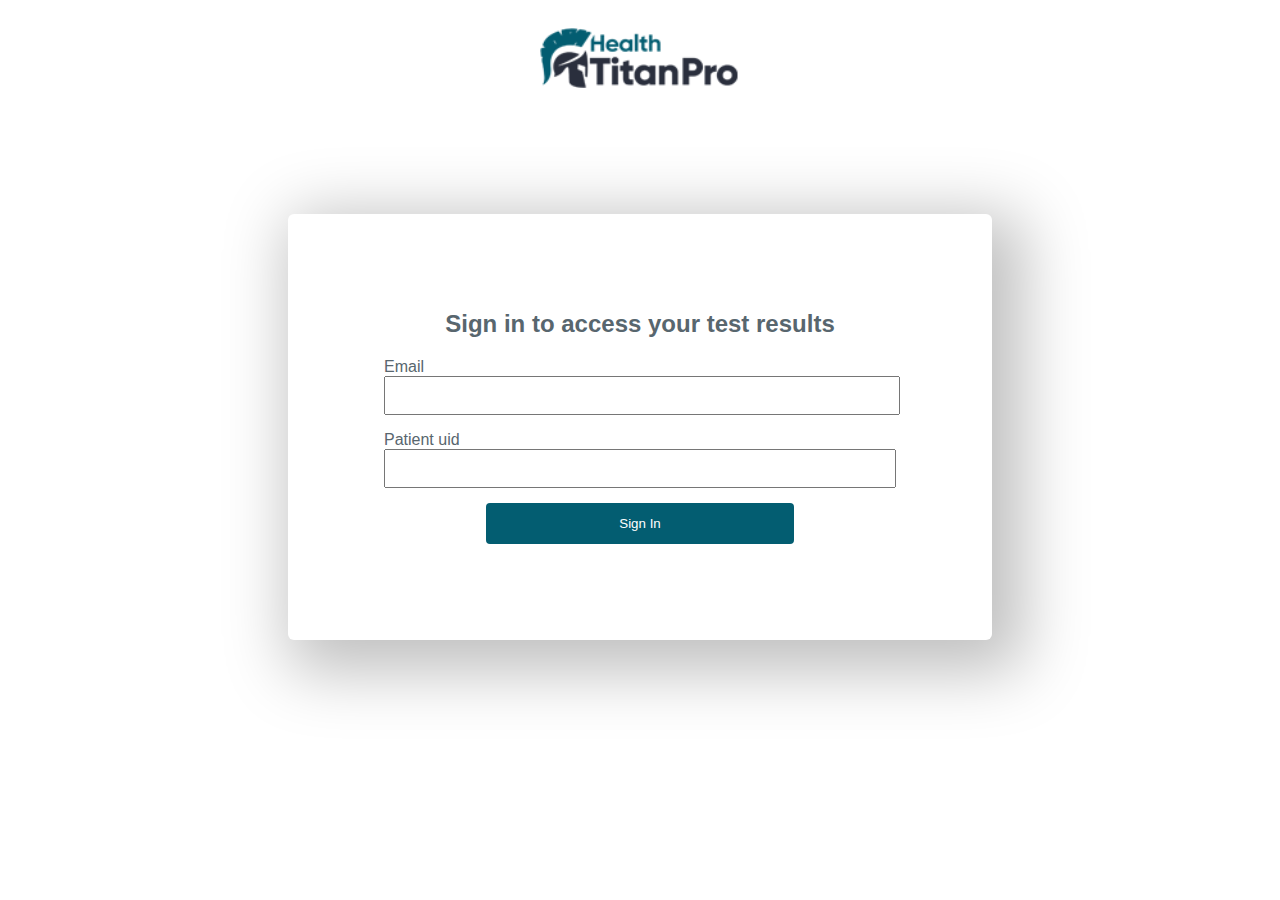
<file: checkResults.html>
<!DOCTYPE html>
<html lang="en">

<head>
    <meta charset="UTF-8">
    <meta http-equiv="X-UA-Compatible" content="IE=edge">
    <meta name="viewport" content="width=device-width, initial-scale=1.0">
    <link rel="stylesheet" href="assets/css/checkresult.css">

    <title>Check Results</title>
</head>

<body>
    <div class="main">
        <img src="./assets/images/logo.png" />
        <div class="signin_card">
            <p class="title">Sign in to access your test results</p>
            <div>
                <p>Email</p>
                <input id="email" placeholder="" class="input" />
            </div>

            <div class="dob_container">
                <p>Patient uid</p>
                <div class="flex_row">
                    <input type="text" id="uid"  class="input"/>
            </div>
            </div>

            <button id="sigin">
                Sign In
            </button>

        </div>
    </div>
    <script src="assets/js/checkResult.js"></script>

</body>

</html>
</file>
<file: assets/css/odometer.css>
.odometer.odometer-auto-theme,.odometer.odometer-theme-default{display:inline-block;vertical-align:middle;position:relative}.odometer.odometer-auto-theme .odometer-digit,.odometer.odometer-theme-default .odometer-digit{display:inline-block;vertical-align:middle;position:relative}.odometer.odometer-auto-theme .odometer-digit .odometer-digit-spacer,.odometer.odometer-theme-default .odometer-digit .odometer-digit-spacer{display:inline-block;vertical-align:middle;visibility:hidden}.odometer.odometer-auto-theme .odometer-digit .odometer-digit-inner,.odometer.odometer-theme-default .odometer-digit .odometer-digit-inner{text-align:left;display:block;position:absolute;top:0;left:0;right:0;bottom:0;overflow:hidden}.odometer.odometer-auto-theme .odometer-digit .odometer-ribbon,.odometer.odometer-theme-default .odometer-digit .odometer-ribbon{display:block}.odometer.odometer-auto-theme .odometer-digit .odometer-ribbon-inner,.odometer.odometer-theme-default .odometer-digit .odometer-ribbon-inner{display:block;-webkit-backface-visibility:hidden}.odometer.odometer-auto-theme .odometer-digit .odometer-value,.odometer.odometer-theme-default .odometer-digit .odometer-value{display:block;-webkit-transform:translateZ(0)}.odometer.odometer-auto-theme .odometer-digit .odometer-value.odometer-last-value,.odometer.odometer-theme-default .odometer-digit .odometer-value.odometer-last-value{position:absolute}.odometer.odometer-auto-theme.odometer-animating-up .odometer-ribbon-inner,.odometer.odometer-theme-default.odometer-animating-up .odometer-ribbon-inner{-webkit-transition:-webkit-transform 2s;-moz-transition:-moz-transform 2s;-ms-transition:-ms-transform 2s;-o-transition:-o-transform 2s;transition:transform 2s}.odometer.odometer-auto-theme.odometer-animating-up.odometer-animating .odometer-ribbon-inner,.odometer.odometer-theme-default.odometer-animating-up.odometer-animating .odometer-ribbon-inner{-webkit-transform:translateY(-100%);-moz-transform:translateY(-100%);-ms-transform:translateY(-100%);-o-transform:translateY(-100%);transform:translateY(-100%)}.odometer.odometer-auto-theme.odometer-animating-down .odometer-ribbon-inner,.odometer.odometer-theme-default.odometer-animating-down .odometer-ribbon-inner{-webkit-transform:translateY(-100%);-moz-transform:translateY(-100%);-ms-transform:translateY(-100%);-o-transform:translateY(-100%);transform:translateY(-100%)}.odometer.odometer-auto-theme.odometer-animating-down.odometer-animating .odometer-ribbon-inner,.odometer.odometer-theme-default.odometer-animating-down.odometer-animating .odometer-ribbon-inner{-webkit-transition:-webkit-transform 2s;-moz-transition:-moz-transform 2s;-ms-transition:-ms-transform 2s;-o-transition:-o-transform 2s;transition:transform 2s;-webkit-transform:translateY(0);-moz-transform:translateY(0);-ms-transform:translateY(0);-o-transform:translateY(0);transform:translateY(0)}.odometer.odometer-auto-theme,.odometer.odometer-theme-default{font-family:"Helvetica Neue",sans-serif;line-height:1.1em}.odometer.odometer-auto-theme .odometer-value,.odometer.odometer-theme-default .odometer-value{text-align:center}
</file>
<file: assets/css/style.css>
/*
@File: Tarly Template Styles

* This file contains the styling for the actual template, this
is the file you need to edit to change the look of the
template.

This files table contents are outlined below>>>>>

*******************************************
*******************************************

** - Default CSS
** - Nabvar Area CSS
** - Saas Landing CSS
** - SEO Marketing CSS
** - Startup Agency CSS
** - Personal Portfolio CSS
** - App Landing CSS
** - Saas banner CSS
** - Services Area CSS
** - Features Area CSS
** - Personal Area CSS
** - Saas Download Area CSS
** - Footer Area CSS
** - Go top CSS

*******************************************
/*

/*================================================
Default CSS
=================================================*/
@import url("https://fonts.googleapis.com/css2?family=Sarabun:ital,wght@0,100;0,200;0,300;0,400;0,500;0,600;0,700;0,800;1,100;1,200;1,300;1,400;1,500;1,600;1,700;1,800&display=swap");
body {
  font-family: "Sarabun", sans-serif;
  font-size: 16px;
  color: #7f7f7f;
}

img {
  max-width: 100%;
}

h1, h2, h3, h4, h5, h6 {
  color: #242424;
  font-weight: bold;
}

a {
  -webkit-transition: all 0.5s;
  transition: all 0.5s;
}

a:hover {
  text-decoration: none;
}

button:focus {
  outline: 0;
}

p {
  margin-bottom: 10px;
  line-height: 1.7;
  color: #7f7f7f;
}

p:last-child {
  margin-bottom: 0;
}
.line{
  margin: 0 auto;
  width: 200px;
  height: 2px;
  background-color: #008ba4;
}
.ptb-100 {
  padding-top: 30px;
  padding-bottom: 100px;
}

.pt-100 {
  padding-top: 100px;
}

.pt-70 {
  padding-top: 70px;
}

.pb-100 {
  padding-bottom: 100px;
}

.pb-70 {
  padding-bottom: 70px;
}

.d-table {
  width: 100%;
  height: 100%;
}

.d-table .d-table-cell {
  vertical-align: middle;
}

.default-btn {
  padding: 15px 40px;
  border-radius: 30px;
  display: inline-block;
  border: 1px solid #ffffff;
  cursor: pointer;

}

.section-title {
  text-align: center;
  /* max-width: 660px; */
  margin: 0 auto 60px;
}

.section-title span {
  font-size: 16px;
  font-weight: 500;
  color: #008ba4;
  display: inline-block;
  margin-bottom: 15px;
  line-height: 1;
}

.section-title h2 {
  font-size: 40px;
  margin-bottom: 15px;
}

.section-title p {
  margin: auto;
}

/*================================================
Saas Landing CSS
=================================================*/
/* Nabvar Area CSS */
.main-navbar {
  padding-top: 12px;
  padding-bottom: 12px;
  -webkit-transition: all 0.5s;
  transition: all 0.5s;
}

.main-navbar.menu-shrink {
  -webkit-box-shadow: 0px 2px 25px #ddd;
          box-shadow: 0px 2px 25px #ddd;
  padding-top: 10px;
  padding-bottom: 10px;
  background-color: #ffffff;
}

.main-navbar .navbar-nav .nav-link {
  color: #301d44;
  padding-left: 0;
  padding-right: 0;
  padding-bottom: 10px;
  margin: 0 20px;
  position: relative;
}

.main-navbar .navbar-nav .nav-link::before {
  content: '';
  position: absolute;
  background-color: #008ba4;
  width: 100%;
  height: 2px;
  left: 0;
  right: 0;
  bottom: 0;
  -webkit-transform: scale(0);
          transform: scale(0);
  -webkit-transition: all 0.5s;
  transition: all 0.5s;
}

.main-navbar .navbar-nav .nav-link::focus {
  color: #008ba4;
}

.main-navbar .navbar-nav .nav-link:hover {
  color: #008ba4;
}

.main-navbar .navbar-nav .nav-link:hover::before {
  -webkit-transform: scale(1);
          transform: scale(1);
}

.main-navbar .navbar-nav .nav-link.active {
  color: #008ba4;
}

.main-navbar .navbar-nav .nav-link.active::before {
  -webkit-transform: scale(1);
          transform: scale(1);
}

.main-navbar .nav-btn .default-btn {
  padding: 10px 25px;
}

.main-navbar .nav-btn .default-btn.bg-main {
  background-color: #008ba4;
  color: #ffffff;
}

.main-navbar .nav-btn .default-btn.bg-main:hover {
  background-color: #301d44;
  color: #ffffff;
}

.main-navbar .nav-btn .default-btn.bg-color {
  background-color: #301d44;
  color: #ffffff;
}

.main-navbar .nav-btn .default-btn:hover {
  background-color: #008ba4;
  color: #ffffff;
}

/* Toggler Navbar */
.navbar-toggler {
  border: none;
  padding: 7px;
  border-radius: 0;
}

.navbar-toggler .icon-bar {
  width: 28px;
  -webkit-transition: all 0.3s;
  transition: all 0.3s;
  background: #008ba4;
  height: 2px;
  display: block;
}

.navbar-toggler .top-bar {
  -webkit-transform: rotate(0deg);
          transform: rotate(0deg);
  -webkit-transform-origin: 10% 10%;
          transform-origin: 10% 10%;
  left: 0;
  position: relative;
}

.navbar-toggler .middle-bar {
  opacity: 1;
  margin: 6px 0;
}

.navbar-toggler .bottom-bar {
  -webkit-transform: rotate(0deg);
          transform: rotate(0deg);
  -webkit-transform-origin: 10% 90%;
          transform-origin: 10% 90%;
  left: 0px;
  position: relative;
}

.navbar-toggler[aria-expanded="true"] .top-bar {
  -webkit-transform: rotate(45deg);
          transform: rotate(45deg);
  left: 0;
}

.navbar-toggler[aria-expanded="true"] .middle-bar {
  opacity: 0;
}

.navbar-toggler[aria-expanded="true"] .bottom-bar {
  -webkit-transform: rotate(-45deg);
          transform: rotate(-45deg);
  left: 0;
}

/* Saas banner CSS */
.saas-banner-area {
  background-color: #008ba4;
  height: 1000px;
  border-bottom-left-radius: 80px;
  border-bottom-right-radius: 80px;
  position: relative;
}

.saas-banner-area .saas-banner-content {
  text-align: center;
  margin: auto;
  padding-top: 120px;
  padding-bottom: 10px;
}

.saas-banner-area .saas-banner-content span {
  color: #ffd202;
  font-size: 18px;
  font-weight: 500;
  display: inline-block;
  margin-bottom: 10px;
}

.saas-banner-area .saas-banner-content h1 {
  color: #ffffff;
  font-size: 72px;
  margin-bottom: 15px;
}

.saas-banner-area .saas-banner-content p {
  color: #ffffff;
  font-size: 20px;
  margin: 0 auto 30px;
  z-index: 999999999 !important;
}

.saas-banner-area .saas-banner-btn .default-btn.bg-white:hover {
  background-color: #242424 !important;
  color: #ffffff;
  border: 1px solid #242424;
  -webkit-box-shadow: 0px 20px 20px 0px #3f61b8;
          box-shadow: 0px 20px 20px 0px #3f61b8;
}

.saas-banner-area .saas-banner-btn .default-btn.bg-main {
  color: #ffffff;
  padding: 15px 50px;
}

.saas-banner-area .saas-banner-btn .default-btn.bg-main:hover {
  background-color: #ffffff;
  color: #008ba4;
  -webkit-box-shadow: 0px 20px 20px 0px #3f61b8;
          box-shadow: 0px 20px 20px 0px #3f61b8;
}

.saas-banner-area .saas-shape-content .saas-shape-1 {
  position: absolute;
  bottom: 100px;
  width: 330px;
  -webkit-animation: moveBounce 5s linear infinite;
          animation: moveBounce 5s linear infinite;
}

.saas-banner-area .saas-shape-content .saas-shape-2 {
  position: absolute;
  top: 330px;
  -webkit-animation: animationFramesOne 20s infinite linear;
          animation: animationFramesOne 20s infinite linear;
}

.saas-banner-area .saas-shape-content .saas-shape-3 {
  position: absolute;
  bottom: 100px;
  left: 10px;
  -webkit-animation: animationFramesOne 20s infinite linear;
          animation: animationFramesOne 20s infinite linear;
}

.saas-banner-area .saas-shape-content .saas-shape-4 {
  position: absolute;
  bottom: 350px;
  left: 250px;
  -webkit-animation: animationFramesOne 20s infinite linear;
          animation: animationFramesOne 20s infinite linear;
}

.saas-banner-area .saas-shape-content .saas-shape-5 {
  position: absolute;
  top: 120px;
  right: 150px;
  width: 150px;
  -webkit-animation: moveBounce 2s linear infinite;
          animation: moveBounce 2s linear infinite;
}

.saas-banner-area .saas-shape-content .saas-shape-6 {
  position: absolute;
  top: 270px;
  right: 95px;
  width: 25px;
  -webkit-animation: moveBounce 3s linear infinite;
          animation: moveBounce 3s linear infinite;
}

.saas-banner-area .saas-shape-content .saas-shape-7 {
  position: absolute;
  top: 120px;
  right: 10px;
  -webkit-animation: moveBounce 5s linear infinite;
          animation: moveBounce 5s linear infinite;
}

.saas-banner-area .saas-banner-img {
  position: relative;
  z-index: 1;
}

.saas-banner-area .saas-banner-img .saas-img-1 {
  -webkit-animation: moveLeftBounce 3s linear infinite;
          animation: moveLeftBounce 3s linear infinite;
}

.saas-banner-area .saas-banner-img .saas-img-2 {
  position: absolute;
  top: -40px;
  right: 140px;
  max-width: 216px;
  -webkit-animation: moveBounce 4s linear infinite;
          animation: moveBounce 4s linear infinite;
}

/* Services Area CSS */
.saas-services-area {
  position: relative;
}

.saas-services-area.pt-260 {
  padding-top: 200px;
}

.saas-services-area .service-shape {
  position: absolute;
  top: 177px;
  left: 0;
  right: 0;
  text-align: center;
  max-width: 70px;
  margin: auto;
  -webkit-animation: moveBounce 5s linear infinite;
          animation: moveBounce 5s linear infinite;
}

.saas-service-card {
  padding: 40px 30px;
  height: 307.33px;
  -webkit-box-shadow: 0px 0px 20px 1px #f3f0f0;
          box-shadow: 0px 0px 20px 1px #f3f0f0;
  margin-bottom: 30px;
  border-radius: 10px;
  -webkit-transition: all 0.5s;
  transition: all 0.5s;
}

.saas-service-card .icon {
  font-size: 30px;
  width: 55px;
  height: 55px;
  line-height: 55px;
  border-radius: 5px;
  margin-bottom: 25px;
}

.saas-service-card .icon.bg-1 {
  background-color: #e5ecff;
  color: #008ba4;
}

.saas-service-card .icon.bg-2 {
  background-color: #fff9e5;
  color: #f6d665;
}

.saas-service-card .icon.bg-3 {
  background-color: #ffe5f5;
  color: #fcb8e2;
}

.saas-service-card .icon.bg-4 {
  background-color: #f2e5ff;
  color: #a78bc5;
}

.saas-service-card .icon.bg-5 {
  background-color: #ffeae5;
  color: #f47456;
}

.saas-service-card .icon.bg-6 {
  background-color: #e5fffa;
  color: #58d7c1;
}

.saas-service-card .icon i {
  position: relative;
  left: -15px;
  -webkit-transition: all 0.5s;
  transition: all 0.5s;
}

.saas-service-card h3 {
  font-size: 22px;
  margin-bottom: 15px;
}

.saas-service-card h4 {
  font-size: 16px;
  margin-bottom: 10px;
  font-weight: 200;
}


.saas-service-card:hover {
  margin-top: -5px;
  -webkit-box-shadow: 0px 8px 20px 0px #b9b8b9;
          box-shadow: 0px 8px 20px 0px #b9b8b9;
}

.saas-service-card:hover .icon i {
  text-align: center;
  left: 12px;
}

/* Features Area CSS */
.features-area {
  background-color: #f9f9f9;
  position: relative;
  overflow-x: hidden;
  overflow-y: hidden;
}

.features-area .features-card-content .title {
  font-size: 36px;
  margin-bottom: 40px;
}

.features-area .features-contant {
  position: relative;
  z-index: 1;
}

.features-area .features-contant .features-shape {
  position: absolute;
  max-width: 440px;
  bottom: 0;
  left: 0;
  z-index: -1;
  -webkit-animation-name: rotateme;
          animation-name: rotateme;
  -webkit-animation-duration: 20s;
          animation-duration: 20s;
  -webkit-animation-iteration-count: infinite;
          animation-iteration-count: infinite;
  -webkit-animation-timing-function: linear;
          animation-timing-function: linear;
}

/* Paricing Area */
.prising-card {
  padding: 30px 20px;
  -webkit-box-shadow: 0px 0px 20px #eeeeee;
          box-shadow: 0px 0px 20px #eeeeee;
  border-radius: 10px;
  border: 1px solid #e1e1e1;
  -webkit-transition: all 0.5s;
  transition: all 0.5s;
  margin-bottom: 30px;
}

.prising-card .price-header {
  padding-bottom: 20px;
  border-bottom: 1px solid #e1e1e1;
  -webkit-transition: all 0.5s;
  transition: all 0.5s;
}

.prising-card .price-header h3 {
  font-size: 22px;
  margin-bottom: 15px;
  line-height: 1;
  -webkit-transition: all 0.5s;
  transition: all 0.5s;
}

.prising-card .price-header h4 {
  font-size: 36px;
  margin-bottom: 10px;
  color: #008ba4;
  -webkit-transition: all 0.5s;
  transition: all 0.5s;
}

.prising-card ul {
  padding: 0;
  margin: 35px 0 0 50px;
  list-style-type: none;
}

.prising-card ul li {
  font-size: 18px;
  color: #242424;
  margin-bottom: 5px;
  position: relative;
  padding-left: 30px;
  -webkit-transition: all 0.5s;
  transition: all 0.5s;
}

.prising-card ul li:last-child {
  margin-bottom: 0;
}

.prising-card ul li i {
  color: #008ba4;
  position: absolute;
  left: 0;
  top: 5px;
  -webkit-transition: all 0.5s;
  transition: all 0.5s;
}

.prising-card ul li.not-provide {
  color: #7d7d7d;
  -webkit-transition: all 0.5s;
  transition: all 0.5s;
}

.prising-card ul li.not-provide i {
  color: #7d7d7d;
  -webkit-transition: all 0.5s;
  transition: all 0.5s;
}

.prising-card .price-btn {
  margin-top: 30px;
}

.prising-card .price-btn .default-btn {
  border: 1px solid #008ba4;
}

.prising-card .price-btn .default-btn:hover {
  background-color: #008ba4;
  color: #ffffff;
}

.prising-card:hover, .prising-card.active {
  background-color: #008ba4;
  margin-top: -8px;
}

.prising-card:hover .price-header, .prising-card.active .price-header {
  border-bottom: 1px solid #809bee;
}

.prising-card:hover .price-header h3, .prising-card.active .price-header h3 {
  color: #ffffff;
}

.prising-card:hover .price-header h4, .prising-card.active .price-header h4 {
  color: #ffffff;
}

.prising-card:hover .price-header p, .prising-card.active .price-header p {
  color: #d6ddfc;
}

.prising-card:hover ul li, .prising-card.active ul li {
  color: #ffffff;
}

.prising-card:hover ul li i, .prising-card.active ul li i {
  color: #ffffff;
}

.prising-card:hover ul li.not-provide, .prising-card.active ul li.not-provide {
  color: #efefef;
}

.prising-card:hover ul li.not-provide i, .prising-card.active ul li.not-provide i {
  color: #efefef;
}

.prising-card:hover .price-btn .default-btn, .prising-card.active .price-btn .default-btn {
  border: 1px solid #242424;
  background-color: #242424;
  color: #ffffff;
}

/* SaaS Features */
.saas-features {
  padding: 25px 25px 25px 110px;
  position: relative;
  background-color: #ffffff;
  margin-bottom: 30px;
  border-radius: 10px;
  -webkit-box-shadow: 5px 3px 20px 1px #f2e5ff;
          box-shadow: 5px 3px 20px 1px #f2e5ff;
  z-index: 3;
}

.saas-features:last-child {
  margin-bottom: 0;
}

.saas-features .icon {
  font-size: 30px;
  position: absolute;
  width: 55px;
  height: 55px;
  left: 30px;
  top: 45px;
  text-align: center;
  border-radius: 5px;
}

.saas-features .icon.bg-1 {
  background-color: #e5ecff;
  color: #008ba4;
}

.saas-features .icon.bg-2 {
  background-color: #ffeae5;
  color: #f47456;
}

.saas-features .icon.bg-3 {
  background-color: #e5fffb;
  color: #58d7c1;
}

.saas-features .icon i {
  position: relative;
  top: -25px;
  -webkit-transition: all 0.5s;
  transition: all 0.5s;
}

.saas-features h3 {
  font-size: 22px;
}

.saas-features:hover .icon i {
  top: 5px;
}

/* Personal Area CSS */
.built-saas-app {
  background-color: #008ba4;
}

.built-saas-app .section-title h2 {
  color: #ffffff;
}

.built-saas-app .parsonal-image {
  margin-top: 20px;
  -webkit-animation: moveBounce 4s linear infinite;
          animation: moveBounce 4s linear infinite;
}

.saas-feature-two {
  position: relative;
  padding-left: 80px;
  margin-bottom: 30px;
}

.saas-feature-two i {
  position: absolute;
  color: #ffffff;
  left: 0;
  font-size: 25px;
  width: 55px;
  height: 55px;
  line-height: 55px;
  top: 3px;
  text-align: center;
  border-radius: 5px;
}

.saas-feature-two .bg-1 {
  background-color: #fa866b;
}

.saas-feature-two .bg-2 {
  background-color: #58d7c1;
}

.saas-feature-two .bg-3 {
  background-color: #f5d150;
}

.saas-feature-two .bg-4 {
  background-color: #fb9ed7;
}

.saas-feature-two h3 {
  font-size: 20px;
  color: #ffffff;
}

.saas-feature-two p {
  color: #fbfbfb;
}

/* Saas Download Area CSS */
.saas-downloand-area {
  overflow-x: hidden;
  overflow-y: hidden;
}

.saas-downloand-area .section-title {
  text-align: left;
  margin-left: auto;
  margin-bottom: 15px;
}

.saas-downloand-area .download-text .app-image {
  position: relative;
  margin-top: 25px;
}

.saas-downloand-area .download-text .app-image .play-stroe {
  max-width: 30%;
  margin-right: 10px;
}

.saas-downloand-area .download-text .app-image .apple {
  max-width: 30%;
  padding-top: 3px;
}

.saas-downloand-area .download-image {
  position: relative;
}

.saas-downloand-area .download-image .mobile-1 {
  max-width: 275px;
  border-radius: 50px;
  -webkit-box-shadow: 0px 0px 20px 0px #b9b8b9;
          box-shadow: 0px 0px 20px 0px #b9b8b9;
}

.saas-downloand-area .download-image .mobile-2 {
  position: absolute;
  left: -65px;
  bottom: -150px;
  max-width: 620px;
}

/* Popup Video Area CSS */
.popup-video-area {
  background-size: cover;
  background-position: center center;
  height: 460px;
  position: relative;
}

.popup-video-area.bg-1 {
  background-image: url("../images/saas-img/video-area-bg.jpg");
}

.popup-video-area.bg-2 {
  background-image: url("../images/app-img/video-bg.jpg");
}

.video-btn {
  position: relative;
  text-align: center;
}

.video-btn a {
  background-color: #008ba4;
  color: #ffffff;
  height: 100px;
  width: 100px;
  position: absolute;
  text-align: center;
  margin: -50px 0 0 -30px;
  border-radius: 100px;
  z-index: 1;
  font-size: 40px;
  line-height: 100px;
}

.video-btn a .ripple {
  background-color: rgba(86, 125, 244, 0.3);
  position: absolute;
  width: 100px;
  height: 100px;
  z-index: -1;
  left: 50%;
  top: 50%;
  opacity: 0;
  margin: -50px 0 0 -50px;
  border-radius: 100%;
  -webkit-animation: ripple 1.8s infinite;
  animation: ripple 1.8s infinite;
}

.video-btn a .ripple:nth-child(2) {
  animation-delay: .4s;
  -webkit-animation-delay: .4s;
}

.video-btn a .ripple:nth-child(3) {
  animation-delay: .8s;
  -webkit-animation-delay: .8s;
}

@-webkit-keyframes ripple {
  0% {
    opacity: 1;
    -webkit-transform: scale(0);
    transform: scale(0);
  }
  100% {
    opacity: 0;
    -webkit-transform: scale(1);
    transform: scale(1);
  }
}

@keyframes ripple {
  0% {
    opacity: 1;
    -webkit-transform: scale(0);
    transform: scale(0);
  }
  100% {
    opacity: 0;
    -webkit-transform: scale(1);
    transform: scale(1);
  }
}

/* Clients Area CSS */
.clients-area {
  position: relative;
  overflow-x: hidden;
  overflow-y: hidden;
}

.clients-area .container {
  position: relative;
}

.clients-area .clients-slider {
  position: relative;
}

.clients-area .clients-slider .clients-slider-item .client-text {
  padding-left: 30px;
  padding-right: 30px;
}

.clients-area .clients-slider .clients-slider-item .client-text .text {
  position: relative;
}

.clients-area .clients-slider .clients-slider-item .client-text .text p {
  font-size: 20px;
  font-weight: 400;
  color: #242424;
}

.clients-area .clients-slider .clients-slider-item .client-text .text .text-icon-1 {
  position: absolute;
  font-size: 30px;
  color: #ccd8fc;
  left: -30px;
  top: -15px;
}

.clients-area .clients-slider .clients-slider-item .client-text .text .text-icon-2 {
  position: absolute;
  font-size: 30px;
  color: #ccd8fc;
  right: -30px;
  bottom: -15px;
}

.clients-area .clients-slider .clients-slider-item .client-text .rating {
  margin-bottom: 10px;
  color: #ffc700;
}

.clients-area .clients-slider .clients-slider-item .client-text h3 {
  font-size: 20px;
  margin-bottom: 5px;
}

.clients-area .clients-slider .clients-slider-item .client-text span {
  font-size: 12px;
  font-weight: 400;
}

.clients-area .clients-slider .clients-slider-item .client-image {
  max-width: 270px;
  margin: auto;
}

.clients-area .clients-slider .clients-slider-item .client-image img {
  border-radius: 5px;
}

.clients-area .clients-slider.owl-theme .owl-nav {
  margin: 0;
  text-align: left;
  position: absolute;
  left: 30px;
  bottom: 0;
}

.clients-area .clients-slider.owl-theme .owl-nav .owl-prev, .clients-area .clients-slider.owl-theme .owl-nav .owl-next {
  font-size: 25px;
  line-height: 1;
  color: #242424;
  margin: 0 5px;
}

.clients-area .clients-slider.owl-theme .owl-nav .owl-prev:hover, .clients-area .clients-slider.owl-theme .owl-nav .owl-next:hover {
  background-color: transparent;
  color: #008ba4;
}

.clients-area .claint-shape {
  position: absolute;
  right: 0;
  margin: auto;
  top: 50%;
  -webkit-transform: translateY(-50%);
          transform: translateY(-50%);
}

.clients-area .claint-shape .shape-9 {
  max-width: 550px;
  -webkit-animation-name: rotateme;
          animation-name: rotateme;
  -webkit-animation-duration: 20s;
          animation-duration: 20s;
  -webkit-animation-iteration-count: infinite;
          animation-iteration-count: infinite;
  -webkit-animation-timing-function: linear;
          animation-timing-function: linear;
}

.clients-area .claint-shape .shape-10 {
  position: absolute;
  bottom: 55px;
  max-width: 550px;
  right: 120px;
  z-index: -1;
  -webkit-animation: moveLeftBounce 3s linear infinite;
          animation: moveLeftBounce 3s linear infinite;
}

.clients-area .claint-shape .shape-2 {
  position: absolute;
  bottom: 55px;
  right: 0;
  z-index: -1;
}

/* Partner Slider Area */
.partner-area {
  background-color: #fdfdfd;
}

.partner-area .partner-slider-item img {
  width: auto;
  margin: auto;
}

/* Subscribe Area CSS */
.subscribe-area.mt-minus-100 {
  margin-bottom: -100px;
}

.subscribe-area .subscribe-contant {
  background-image: url("../images/saas-img/subscribe-bg.jpg");
  padding: 50px 80px;
  border-radius: 10px;
  position: relative;
}

.subscribe-area .subscribe-contant::before {
  content: '';
  position: absolute;
  background-image: -webkit-gradient(linear, right top, left top, from(rgba(255, 0, 0, 0)), to(#0d032b));
  background-image: linear-gradient(to left, rgba(255, 0, 0, 0), #0d032b);
  width: 100%;
  height: 100%;
  top: 0;
  left: 0;
  border-radius: 10px;
}

.subscribe-area .subscribe-contant .subscrive-text {
  max-width: 414px;
  margin-right: auto;
}

.subscribe-area .subscribe-contant .subscrive-text h3 {
  font-size: 36px;
  color: #ffffff;
}

.subscribe-area .subscribe-contant .subscrive-text p {
  color: #ffffff;
}

.subscribe-area .subscribe-contant .subscribe-form {
  position: relative;
}

.subscribe-area .subscribe-contant .subscribe-form .form-control {
  max-width: 360px;
  height: auto;
  padding: 15px 25px;
  border: 0;
  -webkit-box-shadow: none;
          box-shadow: none;
  border-radius: 40px;
}

.subscribe-area .subscribe-contant .subscribe-form .btn {
  padding: 15px 50px;
  border-bottom-right-radius: 30px;
  border-top-right-radius: 30px;
  border-top-left-radius: 0;
  border-bottom-left-radius: 0;
  background-color: #008ba4;
  -webkit-box-shadow: none;
          box-shadow: none;
  font-weight: 600;
  border: none;
  position: absolute;
  opacity: 1;
  right: 0;
  top: 0;
  -webkit-transition: all 0.5s;
  transition: all 0.5s;
}

.subscribe-area .subscribe-contant .subscribe-form .btn:hover {
  background-color: #242424;
}

.subscribe-area .subscribe-contant .subscribe-form .validation-danger {
  color: #ff0000;
  margin-top: 10px;
}

/* Footer Area CSS */
.footer-area {
  background-color: #008ba4;
}

.footer-area.bor-radius-right {
  border-radius: 0px 130px 0px 0px;
}

.footer-area.bor-radius-top {
  border-radius: 130px 130px 0px 0px;
}

.footer-area.pt-200 {
  padding-top: 200px;
}

.footer-area .footer-widget {
  margin-bottom: 30px;
}

.footer-area .footer-widget .logo {
  max-width: 130px;
  margin-bottom: 20px;
}

.footer-area .footer-widget p {
  color: #ffffff;
}

.footer-area .footer-widget .footer-social {
  padding-left: 0;
  margin: 25px 0 0 0;
}

.footer-area .footer-widget .footer-social li {
  display: inline-block;
  margin: 0 10px 0 0;
  padding: 0;
}

.footer-area .footer-widget .footer-social li a i {
  color: #ffffff;
  font-size: 17px;
  border-radius: 5px;
  width: 30px;
  height: 30px;
  text-align: center;
  line-height: 30px;
  -webkit-transition: all 0.5s;
  transition: all 0.5s;
}

.footer-area .footer-widget .footer-social li a i.bg-1 {
  background-color: #fa866b;
}

.footer-area .footer-widget .footer-social li a i.bg-2 {
  background-color: #f5d150;
}

.footer-area .footer-widget .footer-social li a i.bg-3 {
  background-color: #58d7c1;
}

.footer-area .footer-widget .footer-social li a i.bg-4 {
  background-color: #fb9ed7;
}

.footer-area .footer-widget .footer-social li a:hover i.bg-1 {
  background-color: #58d7c1;
}

.footer-area .footer-widget .footer-social li a:hover i.bg-2 {
  background-color: #fb9ed7;
}

.footer-area .footer-widget .footer-social li a:hover i.bg-3 {
  background-color: #fa866b;
}

.footer-area .footer-widget .footer-social li a:hover i.bg-4 {
  background-color: #f5d150;
}

.footer-area .footer-widget .title {
  font-size: 20px;
  color: #ffffff;
  margin-bottom: 50px;
}

.footer-area .footer-widget .footer-text {
  padding-left: 0;
  margin-bottom: 0;
  list-style-type: none;
}

.footer-area .footer-widget .footer-text li {
  padding: 0 0 0 20px;
  margin: 0 0 7px 0;
  position: relative;
}

.footer-area .footer-widget .footer-text li a {
  color: #ffffff;
}

.footer-area .footer-widget .footer-text li a i {
  position: absolute;
  left: 0;
  top: 5px;
}

.footer-area .footer-widget .footer-text li a:hover {
  color: #242424;
}

.footer-area .footer-widget .footer-image img {
  margin-bottom: 10px;
}

.footer-area .copyright-text {
  margin-top: 70px;
  text-align: center;
  padding: 25px 0;
  border-top: 1px solid #6b8df5;
}

.footer-area .copyright-text p {
  color: #ffffff;
}

.footer-area .copyright-text p a {
  color: #f5d150;
}

.footer-area .copyright-text p a:hover {
  color: #fa866b;
}

/* Custom Modal */
.custom-modal .modal-header {
  border-bottom: 1px solid #f5f5f5;
}

.custom-modal .modal-content {
  border-radius: 0;
}

.custom-modal .modal-content .user-form {
  padding: 15px 20px 20px;
}

.custom-modal .modal-content .user-form .form-group {
  margin-bottom: 25px;
}

.custom-modal .modal-content .user-form .form-group .form-control {
  height: 55px;
  padding: 6px 20px;
  background-color: #f5f5f5;
  color: #242424;
  border: 1px solid #f5f5f5;
  border-radius: 0;
  -webkit-box-shadow: none;
          box-shadow: none;
}

.custom-modal .modal-content .user-form .default-btn {
  background-color: #008ba4;
  color: #ffffff;
  -webkit-transition: all 0.5s;
  transition: all 0.5s;
  display: inline-block;
}

.custom-modal .modal-content .user-form .default-btn:hover {
  background-color: #242424;
  color: #ffffff;
}

/* Preloader CSS */
.preloader {
  position: fixed;
  z-index: 999999;
  background-color: #ffffff;
  width: 100%;
  height: 100%;
  text-align: center;
  left: 0;
  right: 0;
}

.preloader .lds-hourglass {
  display: inline-block;
  position: relative;
  width: 80px;
  height: 80px;
}

.preloader .lds-hourglass:after {
  content: " ";
  display: block;
  border-radius: 50%;
  width: 0;
  height: 0;
  margin: 8px;
  -webkit-box-sizing: border-box;
          box-sizing: border-box;
  border: 32px solid #008ba4;
  border-color: #008ba4 transparent #008ba4 transparent;
  -webkit-animation: lds-hourglass 1.2s infinite;
          animation: lds-hourglass 1.2s infinite;
}

@-webkit-keyframes lds-hourglass {
  0% {
    -webkit-transform: rotate(0);
            transform: rotate(0);
    -webkit-animation-timing-function: cubic-bezier(0.55, 0.055, 0.675, 0.19);
            animation-timing-function: cubic-bezier(0.55, 0.055, 0.675, 0.19);
  }
  50% {
    -webkit-transform: rotate(900deg);
            transform: rotate(900deg);
    -webkit-animation-timing-function: cubic-bezier(0.215, 0.61, 0.355, 1);
            animation-timing-function: cubic-bezier(0.215, 0.61, 0.355, 1);
  }
  100% {
    -webkit-transform: rotate(1800deg);
            transform: rotate(1800deg);
  }
}

@keyframes lds-hourglass {
  0% {
    -webkit-transform: rotate(0);
            transform: rotate(0);
    -webkit-animation-timing-function: cubic-bezier(0.55, 0.055, 0.675, 0.19);
            animation-timing-function: cubic-bezier(0.55, 0.055, 0.675, 0.19);
  }
  50% {
    -webkit-transform: rotate(900deg);
            transform: rotate(900deg);
    -webkit-animation-timing-function: cubic-bezier(0.215, 0.61, 0.355, 1);
            animation-timing-function: cubic-bezier(0.215, 0.61, 0.355, 1);
  }
  100% {
    -webkit-transform: rotate(1800deg);
            transform: rotate(1800deg);
  }
}

/* Contact Area */
.contact-area .contact-content .form-group {
  margin-bottom: 25px;
}

.contact-area .contact-content .form-group .form-control {
  height: 60px;
  padding: 10px 20px;
  background-color: #f5f5f5;
  color: #242424;
  border: 1px solid #f5f5f5;
  border-radius: 10px;
  -webkit-box-shadow: none;
          box-shadow: none;
}

.contact-area .contact-content .form-group textarea.form-control {
  height: auto !important;
}

.contact-area .contact-content .form-group .with-errors .list-unstyled {
  padding: 0;
  margin: 10px 0 0;
}

.contact-area .contact-content .form-group .with-errors .list-unstyled li {
  color: #ff0000;
}

.contact-area .contact-content .default-btn {
  background-color: #008ba4;
  color: #ffffff;
  -webkit-transition: all 0.5s;
  transition: all 0.5s;
}

.contact-area .contact-content .default-btn:hover {
  background-color: #242424;
  color: #ffffff;
}

.contact-area .contact-content .text-danger {
  color: #ff0000 !important;
  margin-top: 15px;
  margin-bottom: 0;
}

/* Go top */
.go-top {
  position: fixed;
  bottom: 15px;
  right: 15px;
  cursor: pointer;
  z-index: 9999;
  -webkit-transform: scale(0);
          transform: scale(0);
}

.go-top.active {
  -webkit-transform: scale(1);
          transform: scale(1);
}

.go-top i {
  background: #242424;
  color: #ffffff;
  width: 40px;
  height: 40px;
  display: inline-block;
  line-height: 40px;
  text-align: center;
  font-size: 20px;
  border-radius: 50px;
  -webkit-transition: all 0.5s;
  transition: all 0.5s;
}

.go-top i:hover {
  background: #008ba4;
  color: #ffffff;
}

/*================================================
SEO Marketing CSS
=================================================*/
/* Navbar Area */
.main-navbar.seo-nav {
  border-bottom: 1px solid #eae7f4;
}

.main-navbar.seo-nav.menu-shrink {
  background-color: #ffffff;
}

/* Seo banner Area */
.seo-banner-area {
  background-color: #f6f4ff;
  padding-top: 180px;
  position: relative;
  overflow-x: hidden;
  overflow-y: hidden;
}

.seo-banner-area .seo-banner-text span {
  font-size: 18px;
  font-weight: 500;
  display: inline-block;
  margin-bottom: 15px;
  color: #008ba4;
}

.seo-banner-area .seo-banner-text h1 {
  font-size: 70px;
  margin-bottom: 35px;
}

.seo-banner-area .seo-banner-text p {
  font-size: 20px;
}

.seo-banner-area .seo-banner-text .seo-banner-btn {
  margin-top: 30px;
}

.seo-banner-area .seo-banner-text .seo-banner-btn .seo-btn-bg1 {
  background-color: #008ba4;
  border: 1px solid #008ba4;
  color: #ffffff;
  -webkit-transition: all 0.5s;
  transition: all 0.5s;
}

.seo-banner-area .seo-banner-text .seo-banner-btn .seo-btn-bg1:hover {
  background-color: #242424;
  border: 1px solid #242424;
  -webkit-box-shadow: 0px 20px 20px 0px #cecece;
          box-shadow: 0px 20px 20px 0px #cecece;
}

.seo-banner-area .seo-banner-text .seo-banner-btn .seo-btn-bg2 {
  background-color: transparent;
  border: 1px solid #008ba4;
  color: #008ba4;
  -webkit-transition: all 0.5s;
  transition: all 0.5s;
}

.seo-banner-area .seo-banner-text .seo-banner-btn .seo-btn-bg2:hover {
  background-color: #008ba4;
  color: #ffffff;
  -webkit-box-shadow: 0px 20px 20px 0px #cecece;
          box-shadow: 0px 20px 20px 0px #cecece;
}

.seo-banner-area .seo-img-contant {
  position: relative;
  z-index: 1;
}

.seo-banner-area .seo-img-contant .seo-banner-img img {
  border-radius: 10px;
}

.seo-banner-area .seo-img-contant .seo-img .seo-img-2 {
  position: absolute;
  right: -60px;
  top: 50%;
  -webkit-transform: translateY(-50%);
          transform: translateY(-50%);
  -webkit-animation: moveBounce 6s linear infinite;
          animation: moveBounce 6s linear infinite;
}

.seo-banner-area .seo-img-contant .seo-img .seo-img-3 {
  position: absolute;
  bottom: 55px;
  left: -65px;
  -webkit-animation: moveBounce 4s linear infinite;
          animation: moveBounce 4s linear infinite;
}

.seo-banner-area .seo-img-contant .seo-shape1 .shape-13 {
  position: absolute;
  bottom: -35px;
  right: -35px;
  z-index: -1;
  -webkit-animation: moveLeftBounce 3s linear infinite;
          animation: moveLeftBounce 3s linear infinite;
}

.seo-banner-area .seo-img-contant .seo-shape1 .shape-15 {
  position: absolute;
  left: -55px;
  bottom: 20px;
  -webkit-animation: animationFramesOne 20s infinite linear;
          animation: animationFramesOne 20s infinite linear;
}

.seo-banner-area .seo-shape2 .shape-16 {
  position: absolute;
  top: 200px;
  left: 15px;
  -webkit-animation: animationFramesOne 20s infinite linear;
          animation: animationFramesOne 20s infinite linear;
}

.seo-banner-area .seo-shape2 .shape-same {
  position: absolute;
  top: 200px;
  right: 15px;
  -webkit-animation: animationFramesOne 20s infinite linear;
          animation: animationFramesOne 20s infinite linear;
}

.seo-banner-area .seo-shape2 .shape-14 {
  position: absolute;
  bottom: 100px;
  left: 20px;
  -webkit-animation: moveBounce 2s linear infinite;
          animation: moveBounce 2s linear infinite;
}

/* SEO Services Area */
.seo-services-area-1 .seo-services-1 {
  -webkit-transition: all 0.5s;
  transition: all 0.5s;
}

.seo-services-area-1 .seo-services-1 .bg-3 i {
  color: #f47456;
}

.seo-services-area-1 .seo-services-1:hover {
  background-color: #008ba4;
}

.seo-services-area-1 .seo-services-1:hover .bg-3 i {
  color: #ffffff;
}

.seo-services-area-1 .seo-services-1:hover .icon {
  color: #ffffff;
}

.seo-services-area-1 .seo-services-1:hover .icon.bg-1 {
  background-color: #809ef7;
}

.seo-services-area-1 .seo-services-1:hover .icon.bg-2 {
  background-color: #809ef7;
}

.seo-services-area-1 .seo-services-1:hover .icon.bg-3 {
  background-color: #809ef7;
}

.seo-services-area-1 .seo-services-1:hover h3 {
  color: #ffffff;
}

.seo-services-area-1 .seo-services-1:hover p {
  color: #f9f9fb;
}

/* About Us Area */
.about-us-area .about-us-img {
  -webkit-animation: moveLeftBounce 3s linear infinite;
          animation: moveLeftBounce 3s linear infinite;
}

.about-us-area .about-us-text .section-title {
  text-align: left;
  margin-bottom: 20px;
}

.about-us-area .about-us-text .about-text {
  padding-bottom: 30px;
}

.about-us-area .about-us-text .about-text h4 {
  font-size: 18px;
  font-weight: 600;
  color: #666666;
  margin-bottom: 20px;
}

.about-us-area .about-us-text .about-card {
  position: relative;
  padding-left: 70px;
  margin-right: 35px;
  margin-bottom: 30px;
}

.about-us-area .about-us-text .about-card h3 {
  font-size: 45px;
  position: absolute;
  color: #008ba4;
  left: 0;
  line-height: 1;
  margin-right: 8px;
  padding-right: 8px;
  border-right: 1px solid #c5c0cb;
}

.about-us-area .about-us-text .about-card h3.l-45 {
  left: -35px;
}

.about-us-area .about-us-text .about-card p {
  font-size: 17px;
  font-weight: 500;
  line-height: 1.4;
}

.about-us-area .about-us-text .about-btn .default-btn {
  background-color: #008ba4;
  color: #ffffff;
  margin-top: 10px;
  -webkit-transition: all 0.5s;
  transition: all 0.5s;
}

.about-us-area .about-us-text .about-btn .default-btn:hover {
  background-color: #242424;
}

/* Who We Are Area */
.who-we-area .section-title {
  text-align: left;
  margin-bottom: 20px;
}

.who-we-area .who-we-are-text h4 {
  font-size: 18px;
  font-weight: 600;
  color: #666666;
  margin-bottom: 20px;
}

.who-we-area .who-we-are-img {
  position: relative;
  text-align: center;
  padding-top: 30px;
  z-index: 1;
}

.who-we-area .who-we-are-img::before {
  content: '';
  position: absolute;
  background-color: #f5f4ff;
  top: 0;
  left: 0;
  width: 100%;
  height: 420px;
  z-index: -1;
}

.who-we-area .who-we-are-img .we-are-img {
  border-radius: 10px;
}

.who-we-area .who-we-are-img .we-are-img .we-are-1 {
  position: absolute;
  right: 20px;
  bottom: -10px;
  border-radius: 10px;
  -webkit-box-shadow: 0px 0px 20px #7f7f7f;
          box-shadow: 0px 0px 20px #7f7f7f;
  -webkit-animation: moveBounce 3s linear infinite;
          animation: moveBounce 3s linear infinite;
}

.who-we-area .who-we-are-img .we-are-img .we-are-2 {
  position: absolute;
  left: 15px;
  top: 50px;
  border-radius: 10px;
  -webkit-box-shadow: 0px 0px 20px #7f7f7f;
          box-shadow: 0px 0px 20px #7f7f7f;
  -webkit-animation: moveBounce 5s linear infinite;
          animation: moveBounce 5s linear infinite;
}

/* Choose Us Area */
.choose-us-area {
  background-color: #f6f4ff;
}

.choose-us-area .chooses-img-contant {
  padding-bottom: 45px;
}

.choose-us-area .chooses-img-contant .section-title {
  text-align: left;
  margin-bottom: 45px;
}

.choose-us-area .chooses-img-contant .section-title h2 {
  margin-bottom: 20px;
}

.choose-us-area .chooses-img-contant .section-title h4 {
  font-size: 20px;
  font-weight: 500;
  color: #636266;
}

.choose-us-area .chooses-img-contant .choose-us-img {
  background-color: #008ba4;
  padding-bottom: 55px;
  position: relative;
}

.choose-us-area .chooses-img-contant .choose-us-img img {
  border-radius: 5px;
}

.choose-us-area .chooses-img-contant .choose-us-img .choose-img {
  position: absolute;
  bottom: -45px;
  left: -80px;
  -webkit-box-shadow: 0px 0px 20px 1px #e0dddd;
          box-shadow: 0px 0px 20px 1px #e0dddd;
  border-radius: 10px;
  -webkit-animation: moveLeftBounce 3s linear infinite;
          animation: moveLeftBounce 3s linear infinite;
}

.choose-us-area .chooses-img-contant .choose-us-img .popup-video {
  position: absolute;
  right: 120px;
  top: 45%;
  -webkit-transform: translateY(-45%);
          transform: translateY(-45%);
}

.choose-us-area .choose-card-contant {
  padding-left: 40px;
}

.choose-card {
  margin-bottom: 30px;
}

.choose-card i {
  font-size: 30px;
  width: 55px;
  height: 55px;
  line-height: 55px;
  text-align: center;
  border-radius: 5px;
  margin-bottom: 20px;
}

.choose-card i.bg-1 {
  background-color: #e5ecff;
  color: #008ba4;
}

.choose-card i.bg-2 {
  background-color: #ffeae5;
  color: #f47456;
}

.choose-card i.bg-3 {
  background-color: #f2e5ff;
  color: #a78bc5;
}

.choose-card i.bg-4 {
  background-color: #e5fffb;
  color: #58d7c1;
}

.choose-card h3 {
  font-size: 24px;
}

.video-btn-1 a {
  background-color: #ffffff;
}

.video-btn-1 a i {
  color: #008ba4;
}

.video-btn-1 a .ripple {
  background-color: rgba(255, 255, 255, 0.46);
}

/* Our Pricing Area */
.our-pricing-area .pric-tabe:hover .price-btn .bg-color {
  background-color: #ffba00;
  border: 1px solid #ffba00;
}

.pricing-tab .tabs {
  text-align: center;
  padding: 0;
  margin: 0 0 40px;
  list-style-type: none;
  position: relative;
}

.pricing-tab .tabs li {
  padding: 0;
  margin: 0;
  cursor: pointer;
  display: inline-block;
  border-radius: 30px;
  padding: 15px 35px;
  -webkit-transition: all 0.5s;
  transition: all 0.5s;
  -webkit-box-shadow: 0px 10px 20px 1px #e0dddd;
          box-shadow: 0px 10px 20px 1px #e0dddd;
  background-color: #ffffff;
  color: #008ba4;
  position: relative;
  z-index: 2;
}

.pricing-tab .tabs li.current {
  background-color: #008ba4;
  color: #ffffff;
}

.pricing-tab .tabs li.save-card {
  position: absolute;
  background-color: #242424;
  border-radius: 45px !important;
  color: #ffffff;
  padding: 10px 15px;
  line-height: 1;
  text-align: center;
  font-weight: 600;
  display: -ms-inline-grid;
  display: inline-grid;
  right: 350px;
  top: -45px;
  z-index: 1;
}

.pricing-tab .tabs li.save-card span {
  font-size: 10px;
  color: #ffffff;
  margin-bottom: 3px;
}

.pricing-tab .tabs li.save-card.current {
  background-color: #242424;
  color: #ffffff;
}

.tab .tabs-item {
  display: none;
}

.tab .tabs-item:first-child {
  display: block;
}

/* Our Services Area */
.our-services-area {
  background-color: #f6f4ff;
}

.our-service-card {
  padding: 40px 30px;
  -webkit-box-shadow: 0px 0px 20px 1px #e0dddd;
          box-shadow: 0px 0px 20px 1px #e0dddd;
  background-color: #ffffff;
  margin-bottom: 30px;
  border-radius: 10px;
  text-align: center;
  -webkit-transition: all 0.5s;
  transition: all 0.5s;
}

.our-service-card i {
  font-size: 30px;
  width: 55px;
  height: 55px;
  line-height: 55px;
  border-radius: 5px;
  text-align: center;
  margin-bottom: 25px;
  color: #ffffff;
}

.our-service-card i.bg-1 {
  background-color: #008ba4;
}

.our-service-card i.bg-2 {
  background-color: #f6d665;
}

.our-service-card i.bg-3 {
  background-color: #fb9ed7;
}

.our-service-card i.bg-4 {
  background-color: #a78bc5;
}

.our-service-card i.bg-5 {
  background-color: #f47456;
}

.our-service-card i.bg-6 {
  background-color: #58d7c1;
}

.our-service-card i i {
  position: relative;
  left: -15px;
  -webkit-transition: all 0.5s;
  transition: all 0.5s;
}

.our-service-card h3 {
  font-size: 22px;
  margin-bottom: 15px;
}

.our-service-card:hover {
  margin-top: -5px;
  -webkit-box-shadow: 0px 8px 20px 0px #b9b8b9;
          box-shadow: 0px 8px 20px 0px #b9b8b9;
  background-color: #008ba4;
}

.our-service-card:hover i {
  background-color: #ffeae5;
  color: #f47456;
}

.our-service-card:hover h3 {
  color: #ffffff;
}

.our-service-card:hover p {
  color: #f9f9f9;
}

/* Case Study Area */
.case-study-area {
  background-color: #f6f4ff;
}

.case-study-card {
  position: relative;
  margin-bottom: 30px;
  overflow: hidden;
  -webkit-transition: all 0.5s;
  transition: all 0.5s;
}

.case-study-card img {
  border-radius: 10px;
}

.case-study-card .caption {
  padding: 15px 25px;
  position: absolute;
  background-color: #008ba4;
  border-radius: 10px;
  left: 0;
  top: 100%;
  width: 100%;
  height: 100%;
  -webkit-transition: all 0.5s;
  transition: all 0.5s;
}

.case-study-card .caption .study-text {
  text-align: center;
  position: relative;
}

.case-study-card .caption .study-text a {
  color: #ffffff;
}

.case-study-card .caption .study-text a i {
  font-size: 30px;
}

.case-study-card .caption .study-text a:hover {
  color: #242424;
}

.case-study-card .caption .study-text h3 {
  font-size: 24px;
  color: #ffffff;
  margin-bottom: 15px;
}

.case-study-card .caption .study-text p {
  color: #ffffff;
  margin-bottom: 15px;
}

.case-study-card:hover .caption {
  top: 0;
}

/* Testimonials SLider Area */
.testimonials-slider {
  position: relative;
}

.testimonials-slider .testimonials-slider-item {
  position: relative;
  max-width: 900px;
  margin: 60px auto 60px;
  text-align: center;
  padding: 70px 120px;
  -webkit-box-shadow: 0px 0px 20px #cecece;
          box-shadow: 0px 0px 20px #cecece;
  border-radius: 50px;
}

.testimonials-slider .testimonials-slider-item::before {
  content: '';
  position: absolute;
  background-color: #ffffff;
  -webkit-box-shadow: 0px 10px 20px #e9e9e9;
          box-shadow: 0px 10px 20px #e9e9e9;
  border-bottom-right-radius: 50px;
  border-bottom-left-radius: 50px;
  max-width: 765px;
  height: 30px;
  left: 0;
  right: 0;
  margin: auto;
  bottom: -30px;
  z-index: -1;
}

.testimonials-slider .testimonials-slider-item img {
  border-radius: 50%;
  -webkit-box-shadow: 0px 0px 20px #cecece;
          box-shadow: 0px 0px 20px #cecece;
  border: 8px solid #ffffff;
  position: absolute;
  top: -45px;
  left: 0;
  right: 0;
  margin: auto;
  width: auto;
}

.testimonials-slider .testimonials-slider-item h3 {
  font-size: 22px;
  margin-bottom: 10px;
}

.testimonials-slider .testimonials-slider-item .rating {
  margin-bottom: 10px;
}

.testimonials-slider .testimonials-slider-item .rating i {
  color: #ffb300;
}

.testimonials-slider .testimonials-slider-item p {
  font-size: 18px;
}

.testimonials-slider.owl-theme .owl-nav {
  margin: 0;
}

.testimonials-slider.owl-theme .owl-nav .owl-prev, .testimonials-slider.owl-theme .owl-nav .owl-next {
  position: absolute;
  font-size: 25px;
  color: #242424;
  margin: 0;
  left: 10px;
  top: 50%;
  -webkit-transform: translateY(-50%);
          transform: translateY(-50%);
}

.testimonials-slider.owl-theme .owl-nav .owl-prev:hover, .testimonials-slider.owl-theme .owl-nav .owl-next:hover {
  background-color: transparent;
  color: #008ba4;
}

.testimonials-slider.owl-theme .owl-nav .owl-next {
  left: auto;
  right: 10px;
}

/*================================================
Startup Agency CSS
=================================================*/
/* Navbar Area */
.main-navbar.startup-nav {
  border-bottom: 1px solid #af43be;
}

.main-navbar.startup-nav .navbar-toggler .icon-bar {
  background: #fff;
}

.main-navbar.startup-nav.menu-shrink {
  background-color: #9a2ec1;
}

.main-navbar.startup-nav .nav-btn .default-btn {
  background-color: #ffffff;
  color: #008ba4;
}

.main-navbar.startup-nav .nav-btn .default-btn:hover {
  background-color: #242424;
  border: 1px solid #242424;
  color: #ffffff;
}

.main-navbar.startup-nav .navbar-nav .nav-link {
  color: #ffffff;
}

.main-navbar.startup-nav .navbar-nav .nav-link::before {
  background-color: #ffffff;
}

.main-navbar.startup-nav .navbar-nav .nav-link::focus {
  color: #ffffff;
}

.main-navbar.startup-nav .navbar-nav .nav-link:hover {
  color: #ffffff;
}

.main-navbar.startup-nav .navbar-nav .nav-link.active {
  color: #ffffff;
}

/* Startup banner Area */
.startup-banner-area {
  background-image: url("../images/startup/startup-banner-bg.jpg");
  background-size: cover;
  background-position: center center;
  padding-top: 200px;
  padding-bottom: 130px;
  position: relative;
}

.startup-banner-area::before {
  content: '';
  position: absolute;
  background-color: #9a2ec1;
  width: 100%;
  height: 100%;
  top: 0;
  left: 0;
  opacity: .8;
}

.startup-banner-area .startup-banner-text h1 {
  font-size: 63px;
  margin-bottom: 40px;
  color: #ffffff;
}

.startup-banner-area .startup-banner-text p {
  font-size: 20px;
  color: #ffffff;
}

.startup-banner-area .startup-banner-text .startup-btn {
  margin-top: 40px;
}

.startup-banner-area .startup-banner-text .startup-btn .stsrt-btn-1 {
  background-color: #008ba4;
  color: #ffffff;
  border: 1px solid #008ba4;
  -webkit-transition: all 0.5s;
  transition: all 0.5s;
}

.startup-banner-area .startup-banner-text .startup-btn .stsrt-btn-1:hover {
  background-color: #ffffff;
  color: #008ba4;
  border: 1px solid #ffffff;
}

.startup-banner-area .startup-banner-text .startup-btn .stsrt-btn-2 {
  background-color: #ffffff;
  color: #008ba4;
  -webkit-transition: all 0.5s;
  transition: all 0.5s;
}

.startup-banner-area .startup-banner-text .startup-btn .stsrt-btn-2:hover {
  background-color: #008ba4;
  color: #ffffff;
  border: 1px solid #008ba4;
}

.startup-banner-area .banner-video-contant .popup-video {
  position: absolute;
  left: 200px;
  bottom: 200px;
  -webkit-transform: translateY(-45%);
          transform: translateY(-45%);
}

/* About Us Two */
.about-us-two .about-two-text .section-title {
  text-align: left;
  margin-bottom: 25px;
}

.about-us-two .about-two-text .section-title p {
  max-width: none;
}

.about-us-two .about-two-text ul {
  padding: 0;
  margin: 0;
  list-style-type: none;
}

.about-us-two .about-two-text ul li {
  font-size: 17px;
  padding-left: 25px;
  color: #242424;
  margin-bottom: 5px;
  position: relative;
  font-weight: 500;
}

.about-us-two .about-two-text ul li i {
  position: absolute;
  left: 0;
  top: 5px;
  color: #008ba4;
}

.about-us-two .about-two-text .about-two-btn {
  margin-top: 30px;
}

.about-us-two .about-two-text .about-two-btn .default-btn {
  background-color: #008ba4;
  border: 1px solid #008ba4;
  -webkit-box-shadow: 0px 8px 20px 0px #b9b8b9;
          box-shadow: 0px 8px 20px 0px #b9b8b9;
  color: #ffffff;
}

.about-us-two .about-two-text .about-two-btn .default-btn:hover {
  background-color: #242424;
  border: 1px solid #242424;
  color: #ffffff;
}

.about-us-two .about-two-img {
  position: relative;
  z-index: 1;
}

.about-us-two .about-two-img .popup-video {
  position: absolute;
  left: 265px;
  bottom: 220px;
}

.about-us-two .about-two-img .about-shape .shape-17 {
  position: absolute;
  right: -30px;
  top: -70px;
  z-index: -1;
  max-width: 550px;
  -webkit-animation: moveBounce 4s linear infinite;
          animation: moveBounce 4s linear infinite;
}

.about-us-two .about-two-img .about-shape .shape-18 {
  position: absolute;
  right: 15px;
  bottom: 130px;
  -webkit-animation-name: rotateme;
          animation-name: rotateme;
  -webkit-animation-duration: 20s;
          animation-duration: 20s;
  -webkit-animation-iteration-count: infinite;
          animation-iteration-count: infinite;
  -webkit-animation-timing-function: linear;
          animation-timing-function: linear;
}

.about-us-two .about-two-img .about-shape .shape-19 {
  position: absolute;
  top: -20px;
  right: 40px;
  -webkit-animation-name: rotateme;
          animation-name: rotateme;
  -webkit-animation-duration: 20s;
          animation-duration: 20s;
  -webkit-animation-iteration-count: infinite;
          animation-iteration-count: infinite;
  -webkit-animation-timing-function: linear;
          animation-timing-function: linear;
}

.about-us-two .about-two-img .about-shape .shape-20 {
  position: absolute;
  top: 80px;
  left: 60px;
  max-width: 30px;
  -webkit-animation: animationFramesOne 20s infinite linear;
          animation: animationFramesOne 20s infinite linear;
}

/* Free Contact Area */
.free-contact-area {
  background-image: url("../images/startup/free-contact-bg.jpg");
  background-size: cover;
  background-position: center center;
  position: relative;
}

.free-contact-area::before {
  content: '';
  position: absolute;
  background-color: #242424;
  width: 100%;
  height: 100%;
  top: 0;
  left: 0;
  opacity: .7;
}

.free-contact-area .section-title {
  position: relative;
  max-width: 710px;
  margin-bottom: 0;
}

.free-contact-area .section-title h2 {
  color: #ffffff;
  margin-bottom: 25px;
}

.free-contact-area .section-title p {
  color: #ffffff;
}

.free-contact-area .section-title .free-contact-btn .default-btn {
  background-color: #008ba4;
  border: 1px solid #008ba4;
  margin-top: 30px;
  color: #ffffff;
  -webkit-transition: all 0.5s;
  transition: all 0.5s;
}

.free-contact-area .section-title .free-contact-btn .default-btn:hover {
  background-color: #242424;
  border: 1px solid #242424;
}

/* Why Choose Us Area */
.why-choose-area {
  background-color: #f8feff;
}

.why-choose-card {
  background-color: #fff;
  text-align: center;
  margin-bottom: 30px;
  padding: 30px 10px;
  border-radius: 10px;
  -webkit-box-shadow: 0px 0px 5px #eee;
          box-shadow: 0px 0px 5px #eee;
  -webkit-transition: all 0.5s;
  transition: all 0.5s;
}

.why-choose-card:hover {
  -webkit-box-shadow: 0px 0px 35px #eee;
          box-shadow: 0px 0px 35px #eee;
  margin-top: -5px;
}

.why-choose-card i {
  font-size: 40px;
  width: 55px;
  height: 55px;
  line-height: 55px;
  text-align: center;
  border-radius: 5px;
  margin-bottom: 20px;
}

.why-choose-card i.bg-1 {
  background-color: #e5ecff;
  color: #008ba4;
}

.why-choose-card i.bg-2 {
  background-color: #ffeae5;
  color: #f68c73;
}

.why-choose-card i.bg-3 {
  background-color: #e5fffb;
  color: #58d7c1;
}

.why-choose-card i.bg-4 {
  background-color: #fff9e5;
  color: #f6d76b;
}

.why-choose-card i.bg-5 {
  background-color: #ffe5f5;
  color: #fb9ed7;
}

.why-choose-card i.bg-6 {
  background-color: #f2e5ff;
  color: #a78bc5;
}

.why-choose-card i.bg-7 {
  background-color: #e5ecff;
  color: #008ba4;
}

.why-choose-card i.bg-8 {
  background-color: #ffeae5;
  color: #f47456;
}

.why-choose-card h3 {
  font-size: 18px;
  margin: 0;
}

/* Awesome Area */
.aweseome-area .aweseome-img {
  position: relative;
  padding-bottom: 60px;
}

.aweseome-area .aweseome-img .awesome-1 {
  border-top-right-radius: 50px;
  max-width: 500px;
}

.aweseome-area .aweseome-img .aweseome-img-card {
  position: absolute;
  text-align: center;
  background-color: #ffffff;
  padding: 25px 60px;
  -webkit-box-shadow: 0px 8px 20px 0px #b9b8b9;
          box-shadow: 0px 8px 20px 0px #b9b8b9;
  border-radius: 10px;
  right: 0;
  bottom: 0;
  -webkit-animation: moveBounce 4s linear infinite;
          animation: moveBounce 4s linear infinite;
}

.aweseome-area .aweseome-img .aweseome-img-card .awesome-2 {
  border-radius: 50%;
  border: 3px solid #008ba4;
  margin-bottom: 15px;
}

.aweseome-area .aweseome-img .aweseome-img-card h3 {
  font-size: 20px;
}

.aweseome-area .aweseome-img .aweseome-img-card .rating {
  color: #ffb300;
  font-size: 18px;
}

.aweseome-area .awesome-text .choose-card {
  position: relative;
}

.aweseome-area .awesome-text .choose-card i {
  color: #ffffff;
}

.aweseome-area .awesome-text .choose-card i.bg-1 {
  background-color: #008ba4;
}

.aweseome-area .awesome-text .choose-card i.bg-2 {
  background-color: #f6d665;
}

.aweseome-area .awesome-text .choose-card i.bg-3 {
  background-color: #a78bc5;
}

.aweseome-area .awesome-text .choose-card i.bg-4 {
  background-color: #f47456;
}

.aweseome-area .awesome-text .choose-card span {
  position: absolute;
  top: 0;
  right: 0;
  font-size: 60px;
  font-weight: 800;
  line-height: .6;
  color: #f7f7f7;
}

/* Our Pricing Area */
.bg-f8feff {
  background-color: #f8feff;
}

.bg-f8feff .pric-tabe {
  background-color: #ffffff;
  margin-bottom: 30px;
}

.bg-f8feff .pric-tabe:hover {
  background-color: #008ba4;
  margin-top: -8px;
}

.bg-f8feff .pric-tabe:hover .price-header {
  border-bottom: 1px solid #809bee;
}

.bg-f8feff .pric-tabe:hover .price-header h3 {
  color: #ffffff;
}

.bg-f8feff .pric-tabe:hover .price-header h4 {
  color: #ffffff;
}

.bg-f8feff .pric-tabe:hover .price-header p {
  color: #d6ddfc;
}

.bg-f8feff .pric-tabe:hover ul li {
  color: #ffffff;
}

.bg-f8feff .pric-tabe:hover ul li i {
  color: #ffffff;
}

.bg-f8feff .pric-tabe:hover ul li.not-provide {
  color: #efefef;
}

.bg-f8feff .pric-tabe:hover ul li.not-provide i {
  color: #efefef;
}

/* Case Study Area */
.case-study-2 .caption {
  background-color: rgba(163, 56, 204, 0.8) !important;
}

/* Testimonials Area */
.testimonials-area .section-title {
  margin-bottom: 40px;
}

.testimonials-area.testimonials-bg {
  background-color: #f4f4f4;
}

.testimonials-area.testimonials-bg .section-title {
  position: relative;
}

.testimonials-area.testimonials-bg .item-bg {
  background-color: #ffffff;
}

/*================================================
Personal Portfolio CSS
=================================================*/
/* Navbar Area */
.main-navbar.personal-nav {
  border-bottom: 1px solid #4b199c;
}

.main-navbar.personal-nav.menu-shrink {
  background-color: #4d19a2;
}

.main-navbar.personal-nav .navbar-toggler .icon-bar {
  background: #ffffff;
}

.main-navbar.personal-nav .nav-btn .pp-btn {
  background-color: #ffba00;
  border: 1px solid #ffba00;
  color: #ffffff;
}

.main-navbar.personal-nav .nav-btn .pp-btn:hover {
  background-color: #242424;
  border: 1px solid #242424;
  color: #ffffff;
}

.main-navbar.personal-nav .navbar-nav .nav-link {
  color: #ffffff;
}

.main-navbar.personal-nav .navbar-nav .nav-link::before {
  background-color: #ffffff;
}

.main-navbar.personal-nav .navbar-nav .nav-link::focus {
  color: #ffffff;
}

.main-navbar.personal-nav .navbar-nav .nav-link:hover {
  color: #ffffff;
}

.main-navbar.personal-nav .navbar-nav .nav-link.active {
  color: #ffffff;
}

/* Personal Banner Area */
.personal-banner-area {
  background-image: url("../images/portfolio/portfolio-bg.png");
  background-size: cover;
  background-position: center center;
  padding-top: 180px;
  padding-bottom: 40px;
  overflow-x: hidden;
  overflow-y: hidden;
}

.personal-banner-area .personal-banner-img {
  position: relative;
}

.personal-banner-area .personal-banner-img .personal-shape .shape-24 {
  position: absolute;
  top: 0;
  left: -60px;
  -webkit-animation: animationFramesOne 20s infinite linear;
          animation: animationFramesOne 20s infinite linear;
}

.personal-banner-area .personal-banner-img .personal-shape .shape-2 {
  position: absolute;
  bottom: 50px;
  left: -80px;
  -webkit-animation: animationFramesOne 20s infinite linear;
          animation: animationFramesOne 20s infinite linear;
}

.personal-banner-area .personal-banner-img .personal-shape .shape-13 {
  position: absolute;
  bottom: -35px;
  right: -55px;
  z-index: -1;
  -webkit-animation: moveLeftBounce 3s linear infinite;
          animation: moveLeftBounce 3s linear infinite;
}

.personal-banner-area .personal-bennr-text {
  position: relative;
}

.personal-banner-area .personal-bennr-text span {
  font-size: 28px;
  color: #ffba00;
  display: inline-block;
  margin-bottom: 10px;
}

.personal-banner-area .personal-bennr-text h1 {
  font-size: 70px;
  color: #ffffff;
  margin-bottom: 15px;
  line-height: 1;
}

.personal-banner-area .personal-bennr-text h3 {
  font-size: 30px;
  color: #ffffff;
  margin-bottom: 20px;
}

.personal-banner-area .personal-bennr-text p {
  color: #e6dff9;
  font-size: 20px;
}

.personal-banner-area .personal-bennr-text .personal-btn {
  margin-top: 35px;
}

.personal-banner-area .personal-bennr-text .personal-btn .default-btn.personal-btn-1 {
  background-color: #ffba00;
  border: 1px solid #ffba00;
  color: #ffffff;
}

.personal-banner-area .personal-bennr-text .personal-btn .default-btn.personal-btn-1:hover {
  background-color: #008ba4;
  border: 1px solid #ffffff;
}

.personal-banner-area .personal-bennr-text .personal-btn .default-btn.personal-btn-2 {
  color: #ffffff;
}

.personal-banner-area .personal-bennr-text .personal-btn .default-btn.personal-btn-2:hover {
  background-color: #ffba00;
  border: 1px solid #ffba00;
  color: #ffffff;
}

.personal-banner-area .personal-bennr-text .personal-text-shape .shape-2 {
  position: absolute;
  bottom: -140px;
  right: 0;
  -webkit-animation: animationFramesOne 20s infinite linear;
          animation: animationFramesOne 20s infinite linear;
}

.personal-banner-area .personal-bennr-text .personal-text-shape .shape-14 {
  position: absolute;
  bottom: 25px;
  right: -90px;
  -webkit-animation: moveLeftBounce 3s linear infinite;
          animation: moveLeftBounce 3s linear infinite;
}

.personal-banner-area .personal-bennr-text .personal-text-shape .shape-4 {
  position: absolute;
  top: -130px;
  right: 0;
  -webkit-animation: animationFramesOne 20s infinite linear;
          animation: animationFramesOne 20s infinite linear;
}

.personal-banner-area .personal-bennr-text .personal-text-shape .shape-22 {
  position: absolute;
  top: -40px;
  right: -100px;
  -webkit-animation: moveLeftBounce 3s linear infinite;
          animation: moveLeftBounce 3s linear infinite;
}

.personal-banner-area .personal-bennr-text .personal-text-shape .shape-23 {
  position: absolute;
  top: -130px;
  left: 20px;
  -webkit-animation-name: rotateme;
          animation-name: rotateme;
  -webkit-animation-duration: 20s;
          animation-duration: 20s;
  -webkit-animation-iteration-count: infinite;
          animation-iteration-count: infinite;
  -webkit-animation-timing-function: linear;
          animation-timing-function: linear;
}

/* Basic Information Area */
.information-card {
  text-align: center;
  margin-bottom: 30px;
}

.information-card i {
  color: #ffffff;
  width: 70px;
  height: 70px;
  line-height: 70px;
  border-radius: 5px;
  font-size: 40px;
  text-align: center;
  display: inline-block;
  margin-bottom: 20px;
}

.information-card i.bg-1 {
  background-color: #008ba4;
  -webkit-box-shadow: 0px 6px 20px #96abec;
          box-shadow: 0px 6px 20px #96abec;
}

.information-card i.bg-2 {
  background-color: #ffba00;
  -webkit-box-shadow: 0px 6px 20px #ffd86e;
          box-shadow: 0px 6px 20px #ffd86e;
}

.information-card i.bg-3 {
  background-color: #ff784f;
  -webkit-box-shadow: 0px 6px 20px #ffb29b;
          box-shadow: 0px 6px 20px #ffb29b;
}

.information-card i.bg-4 {
  background-color: #661ae1;
  -webkit-box-shadow: 0px 6px 20px #ad83f1;
          box-shadow: 0px 6px 20px #ad83f1;
}

.information-card p {
  margin-bottom: 0;
}

.information-card h3 a {
  font-size: 24px;
  color: #242424;
}

/* My Intro */
.my-intro {
  padding-bottom: 70px;
}

.my-intro .who-we-are-text {
  margin-bottom: 20px;
}

.my-intro h3 {
  font-size: 24px;
  margin-bottom: 20px;
}

.my-intro ul {
  padding: 0;
  margin: 20px 0 0;
  list-style-type: none;
}

.my-intro ul li {
  display: inline-block;
  font-size: 17px;
  color: #242424;
  position: relative;
  padding-left: 35px;
  margin-right: 30px;
  margin-bottom: 30px;
}

.my-intro ul li:last-child {
  margin-right: 0;
}

.my-intro ul li i {
  position: absolute;
  background-color: #f6f4ff;
  color: #008ba4;
  width: 25px;
  height: 25px;
  line-height: 25px;
  text-align: center;
  border-radius: 5px;
  left: 0;
}

.my-intro .intro-btn {
  margin-top: 5px;
}

.my-intro .intro-btn .default-btn {
  background-color: #008ba4;
  border: 1px solid #008ba4;
  color: #ffffff;
}

.my-intro .intro-btn .default-btn:hover {
  background-color: #242424;
  border: 1px solid #242424;
}

/* Fun Facts Area */
.fun-facts-area {
  background-image: url("../images/portfolio/fun-fact.jpg");
  background-size: cover;
  background-position: center center;
  position: relative;
}

.fun-facts-area::before {
  content: '';
  position: absolute;
  background-color: rgba(86, 40, 179, 0.75);
  width: 100%;
  height: 100%;
  top: 0;
  left: 0;
}

.fun-facts-area .single-fun-facts {
  position: relative;
  padding-left: 100px;
  margin-bottom: 30px;
}

.fun-facts-area .single-fun-facts i {
  position: absolute;
  left: 0;
  top: 10px;
  background-color: #ffffff;
  width: 75px;
  height: 75px;
  font-size: 40px;
  line-height: 75px;
  text-align: center;
  border-radius: 5px;
}

.fun-facts-area .single-fun-facts i.icon-color-1 {
  color: #24c499;
}

.fun-facts-area .single-fun-facts i.icon-color-2 {
  color: #ffba00;
}

.fun-facts-area .single-fun-facts i.icon-color-3 {
  color: #4285f4;
}

.fun-facts-area .single-fun-facts i.icon-color-4 {
  color: #ffae95;
}

.fun-facts-area .single-fun-facts h3 {
  font-size: 44px;
  color: #ffffff;
}

.fun-facts-area .single-fun-facts p {
  font-size: 16px;
  color: #ffffff;
}

/* Choose Us two Area */
.choose-area {
  background-color: #ffffff;
  z-index: 3;
}

.choose-area .chooses-img-contant {
  position: relative;
  padding-bottom: 60px;
  z-index: 2;
}

.choose-area .chooses-img-contant::before {
  content: '';
  position: absolute;
  background-color: #f1f0ff;
  width: 100%;
  height: 350px;
  left: -90px;
  bottom: 0;
}

.choose-area .choose-card h3 {
  font-size: 22px;
}

.choose-area .choose-card i.bg-1 {
  background-color: #e5ecff;
  color: #008ba4;
}

.choose-area .choose-card i.bg-2 {
  background-color: #fff8e5;
  color: #ffba00;
}

.choose-area .choose-card i.bg-3 {
  background-color: #ffe5f5;
  color: #faa3d9;
}

.choose-area .choose-card i.bg-4 {
  background-color: #fae5ff;
  color: #b66ec7;
}

/*================================================
App Landing CSS
=================================================*/
/* Navbar Area */
.main-navbar.app-nav {
  border-bottom: 1px solid #edf0f4;
}

.main-navbar.app-nav.menu-shrink .nav-btn .bg-main {
  border: 1px solid;
}

.main-navbar.app-nav .nav-btn .bg-main {
  background-color: #ffffff;
  color: #008ba4;
}

.main-navbar.app-nav .nav-btn .bg-main:hover {
  border-color: #242424;
}

/* App Landing Banner Area */
.app-banner-area {
  background-color: #f9fdff;
  position: relative;
  padding-bottom: 40px;
  z-index: 2;
  overflow-x: hidden;
  overflow-y: hidden;
}

.app-banner-area .app-bennr-text {
  position: relative;
  z-index: 1;
}

.app-banner-area .app-bennr-text .app-btn {
  margin-top: 40px;
}

.app-banner-area .app-bennr-text .app-btn .app-btn-1 {
  background-color: #008ba4;
  border: 1px solid #008ba4;
  color: #ffffff;
}

.app-banner-area .app-bennr-text .app-btn .app-btn-1:hover {
  background-color: #ffffff;
  color: #008ba4;
}

.app-banner-area .app-bennr-text .app-btn .app-btn-2 {
  border: 1px solid #008ba4;
  color: #008ba4;
}

.app-banner-area .app-bennr-text .app-btn .app-btn-2:hover {
  background-color: #008ba4;
  color: #ffffff;
}

.app-banner-area .app-bennr-text span {
  font-size: 18px;
  color: #008ba4;
  font-weight: 500;
  display: inline-block;
  margin-bottom: 30px;
}

.app-banner-area .app-bennr-text h1 {
  font-size: 72px;
  margin-bottom: 40px;
}

.app-banner-area .app-bennr-text p {
  font-size: 20px;
}

.app-banner-area .app-bennr-text .mt-30 {
  margin-top: 30px;
}

.app-banner-area .app-bennr-text .app-text {
  padding-left: 130px;
  position: relative;
  margin-top: 30px;
}

.app-banner-area .app-bennr-text .app-text h3 {
  font-size: 44px;
  position: absolute;
  left: 0;
  padding-right: 10px;
  border-right: 1px solid #c1bfcb;
  color: #008ba4;
}

.app-banner-area .app-bennr-text .app-text p {
  font-size: 16px;
  color: #242424;
}

.app-banner-area .app-bennr-text .app-shapes .shape-1 {
  position: absolute;
  bottom: 0;
  left: -380px;
  max-width: 350px;
  -webkit-animation: moveLeftBounce 3s linear infinite;
          animation: moveLeftBounce 3s linear infinite;
  z-index: -1;
}

.app-banner-area .app-bennr-text .app-shapes .shape-30 {
  position: absolute;
  top: -30px;
  left: -70px;
  max-width: 150px;
  opacity: .5;
  z-index: -1;
  -webkit-animation: moveLeftBounce 3s linear infinite;
          animation: moveLeftBounce 3s linear infinite;
}

.app-banner-area .app-bennr-text .app-shapes .shape-28 {
  position: absolute;
  top: -50px;
  right: 0;
  -webkit-animation-name: rotateme;
          animation-name: rotateme;
  -webkit-animation-duration: 20s;
          animation-duration: 20s;
  -webkit-animation-iteration-count: infinite;
          animation-iteration-count: infinite;
  -webkit-animation-timing-function: linear;
          animation-timing-function: linear;
}

.app-banner-area .app-bennr-text .app-shapes .shape-16 {
  position: absolute;
  top: -30px;
  left: -110px;
  -webkit-animation: animationFramesOne 20s infinite linear;
          animation: animationFramesOne 20s infinite linear;
}

.app-banner-area .app-bennr-text .app-shapes .shape-11 {
  position: absolute;
  bottom: 10px;
  left: -50px;
  -webkit-animation: animationFramesOne 20s infinite linear;
          animation: animationFramesOne 20s infinite linear;
}

.app-banner-area .app-bennr-text .app-shapes .shape-14 {
  position: absolute;
  right: 0;
  bottom: 120px;
  -webkit-animation: moveLeftBounce 3s linear infinite;
          animation: moveLeftBounce 3s linear infinite;
}

.app-banner-area .app-banner-img {
  position: relative;
  z-index: 1;
}

.app-banner-area .app-banner-img .app-shapes .shape-31 {
  position: absolute;
  bottom: 60px;
  left: 10px;
  z-index: -1;
  max-width: 200px;
  -webkit-animation-name: rotateme;
          animation-name: rotateme;
  -webkit-animation-duration: 20s;
          animation-duration: 20s;
  -webkit-animation-iteration-count: infinite;
          animation-iteration-count: infinite;
  -webkit-animation-timing-function: linear;
          animation-timing-function: linear;
}

.app-banner-area .app-banner-img .app-shapes .shape-22 {
  position: absolute;
  bottom: 430px;
  right: -60px;
  z-index: -1;
  -webkit-animation: moveLeftBounce 3s linear infinite;
          animation: moveLeftBounce 3s linear infinite;
}

.app-banner-area .app-banner-img .app-shapes .shape-2 {
  position: absolute;
  bottom: 50px;
  right: 0;
  -webkit-animation: animationFramesOne 20s infinite linear;
          animation: animationFramesOne 20s infinite linear;
}

.app-banner-area .app-banner-img .app-shapes .shape-4 {
  position: absolute;
  top: 180px;
  right: -50px;
  -webkit-animation: animationFramesOne 20s infinite linear;
          animation: animationFramesOne 20s infinite linear;
}

.app-banner-area .app-banner-img .app-shapes .shape-5 {
  position: absolute;
  top: 0;
  right: 0;
  -webkit-animation: moveLeftBounce 3s linear infinite;
          animation: moveLeftBounce 3s linear infinite;
}

.app-banner-area .bg-shape {
  position: absolute;
  top: 0;
  right: 0;
  z-index: -1;
  max-width: 400px;
}

/* Service Shape Area */
.service-shape {
  position: relative;
  z-index: 1;
}

.service-shape .our-service-shape {
  position: absolute;
  bottom: 380px;
  right: 80px;
  z-index: -1;
  -webkit-animation-name: rotateme;
          animation-name: rotateme;
  -webkit-animation-duration: 20s;
          animation-duration: 20s;
  -webkit-animation-iteration-count: infinite;
          animation-iteration-count: infinite;
  -webkit-animation-timing-function: linear;
          animation-timing-function: linear;
}

/* Easy Step Area */
.easy-step-area .easy-step-img {
  position: relative;
  z-index: 1;
}

.easy-step-area .easy-step-img .step-1 {
  -webkit-box-shadow: 0px 0px 20px #dddddd;
          box-shadow: 0px 0px 20px #dddddd;
  border-radius: 70px;
}

.easy-step-area .easy-step-img .shape-1 {
  position: absolute;
  top: -50px;
  left: -80px;
  z-index: -1;
  -webkit-animation: moveLeftBounce 3s linear infinite;
          animation: moveLeftBounce 3s linear infinite;
}

.easy-step-area .easy-step-img .shape-21 {
  position: absolute;
  right: 60px;
  bottom: -40px;
  z-index: -1;
  -webkit-animation-name: rotateme;
          animation-name: rotateme;
  -webkit-animation-duration: 20s;
          animation-duration: 20s;
  -webkit-animation-iteration-count: infinite;
          animation-iteration-count: infinite;
  -webkit-animation-timing-function: linear;
          animation-timing-function: linear;
}

.easy-step-area .easy-step-card {
  position: relative;
  margin-bottom: 30px;
  padding-bottom: 30px;
  border-bottom: 1px solid #f2f1f3;
}

.easy-step-area .easy-step-card:last-child {
  margin-bottom: 0;
  padding-bottom: 0;
  border-bottom: none;
}

.easy-step-area .easy-step-card .step-signle-card {
  text-align: center;
  padding: 25px 20px;
  background-color: #ffffff;
  -webkit-box-shadow: 0px 0px 20px #dddddd;
          box-shadow: 0px 0px 20px #dddddd;
  border-radius: 10px;
  position: relative;
}

.easy-step-area .easy-step-card .step-signle-card i {
  color: #ffffff;
  width: 55px;
  height: 55px;
  line-height: 55px;
  font-size: 30px;
  text-align: center;
  border-radius: 5px;
  margin-bottom: 15px;
}

.easy-step-area .easy-step-card .step-signle-card i.bg-1 {
  background-color: #008ba4;
}

.easy-step-area .easy-step-card .step-signle-card i.bg-2 {
  background-color: #f6d665;
}

.easy-step-area .easy-step-card .step-signle-card i.bg-3 {
  background-color: #fb9ed7;
}

.easy-step-area .easy-step-card .step-signle-card span {
  position: absolute;
  top: 0;
  right: 10px;
  font-size: 50px;
  font-weight: 700;
  color: #f4f4f5;
  line-height: 1;
  z-index: -1;
}

.easy-step-area .easy-step-card .step-signle-card h3 {
  font-size: 18px;
  margin-bottom: 0;
  line-height: 1.4;
}

.easy-step-area .easy-step-card .step-signle-card.step-p {
  padding: 25px 33px;
}

/* Powerful Area */
.powerful-area {
  background-color: #008ba4;
  border-radius: 0px 0px 700px 0px;
}

.powerful-area .section-title {
  text-align: left;
}

.powerful-area .section-title h2 {
  font-size: 36px;
  color: #ffffff;
}

.powerful-area .powerful-card {
  padding-left: 80px;
  position: relative;
  margin-bottom: 30px;
}

.powerful-area .powerful-card i {
  position: absolute;
  color: #ffffff;
  width: 55px;
  height: 55px;
  left: 0;
  top: 4px;
  line-height: 55px;
  font-size: 30px;
  text-align: center;
  border-radius: 5px;
}

.powerful-area .powerful-card i.bg-1 {
  background-color: #fa866b;
}

.powerful-area .powerful-card i.bg-2 {
  background-color: #f5d150;
}

.powerful-area .powerful-card i.bg-3 {
  background-color: #58d7c1;
}

.powerful-area .powerful-card i.bg-4 {
  background-color: #fb9ed7;
}

.powerful-area .powerful-card h3 {
  font-size: 20px;
  color: #ffffff;
}

.powerful-area .powerful-card p {
  color: #f4f6ff;
}

.powerful-area .powerful-img {
  max-width: 400px;
}

.powerful-area .powerful-img img {
  -webkit-box-shadow: 1px 20px 20px #dddddd;
          box-shadow: 1px 20px 20px #dddddd;
  border-radius: 65px;
}

/* Perfect Area */
.perfect-area .perfect-img {
  position: relative;
  z-index: 1;
}

.perfect-area .perfect-img .perfect-1 {
  -webkit-box-shadow: 5px 6px 20px #dddddd;
          box-shadow: 5px 6px 20px #dddddd;
  border-radius: 65px;
  max-width: 400px;
  width: 100%;
}

.perfect-area .perfect-img .perfect-shape {
  position: absolute;
  left: -200px;
  bottom: 0;
  max-width: 400px;
  z-index: -1;
  -webkit-animation-name: rotateme;
          animation-name: rotateme;
  -webkit-animation-duration: 20s;
          animation-duration: 20s;
  -webkit-animation-iteration-count: infinite;
          animation-iteration-count: infinite;
  -webkit-animation-timing-function: linear;
          animation-timing-function: linear;
}

.perfect-area .section-title {
  text-align: left;
  margin-bottom: 0;
}

.perfect-area .section-title h2 {
  font-size: 36px;
}

.perfect-area .section-title p {
  margin-left: 0;
}

.perfect-area .perfect-card {
  margin-top: 40px;
  padding-right: 5px;
}

.perfect-area .perfect-card i {
  background-color: #008ba4;
  color: #ffffff;
  width: 55px;
  height: 55px;
  font-size: 30px;
  line-height: 55px;
  text-align: center;
  border-radius: 5px;
  margin-bottom: 15px;
}

.perfect-area .perfect-card h3 {
  font-size: 24px;
}

/* Clients Silder Two */
.clients-slider-two-area {
  position: relative;
}

.clients-slider-two-area .clients-slider-two .slider-two-item {
  background-color: #fff;
  max-width: 570px;
  -webkit-box-shadow: 0px 0px 20px #dddddd;
          box-shadow: 0px 0px 20px #dddddd;
  border-radius: 10px;
  padding: 60px 35px;
  position: relative;
  margin: 15px 15px 30px 15px;
  z-index: 5;
}

.clients-slider-two-area .clients-slider-two .slider-two-item img {
  border-radius: 50%;
  border: 3px solid #008ba4;
  position: absolute;
  top: 40px;
  right: 35px;
  width: 70px;
  height: 70px;
}

.clients-slider-two-area .clients-slider-two .slider-two-item h3 {
  font-size: 20px;
  margin-bottom: 5px;
}

.clients-slider-two-area .clients-slider-two .slider-two-item p {
  margin: 0;
}

.clients-slider-two-area .clients-slider-two .slider-two-item span {
  font-size: 14px;
}

.clients-slider-two-area .clients-slider-two .slider-two-item .rating {
  color: #ffc700;
  margin-top: 10px;
  margin-bottom: 5px;
}

.clients-slider-two-area .clients-slider-two .slider-two-item .clients-icon {
  position: absolute;
  bottom: 35px;
  right: 60px;
  font-size: 40px;
  color: #aabef9;
}

.clients-slider-two-area .clients-slider-two.owl-theme .owl-dots {
  line-height: 1;
}

.clients-slider-two-area .clients-slider-two.owl-theme .owl-dots .owl-dot span {
  background-color: #008ba4;
  height: 12px;
  width: 12px;
  margin: 0 6px;
}

.clients-slider-two-area .clients-slider-two.owl-theme .owl-dots .owl-dot.active span {
  background-color: #008ba4;
  width: 50px;
  height: 12px;
}

.clients-slider-two-area .client-shape {
  position: absolute;
  bottom: 120px;
  right: 30px;
  z-index: -1;
}

/* Screens Slider Area */
.screens-slider-area {
  background-color: #f9fdff;
}

.screens-slider-area .screens-slider .screen-slider-item {
  margin: 15px;
}

.screens-slider-area .screens-slider .screen-slider-item img {
  -webkit-box-shadow: 0px 0px 20px #d3d7e2;
          box-shadow: 0px 0px 20px #d3d7e2;
  border-radius: 30px;
}

.screens-slider-area .screens-slider.owl-theme .owl-dots {
  line-height: 1;
}

.screens-slider-area .screens-slider.owl-theme .owl-dots .owl-dot span {
  background-color: #008ba4;
  height: 12px;
  width: 12px;
  margin: 0 6px;
}

.screens-slider-area .screens-slider.owl-theme .owl-dots .owl-dot.active span {
  background-color: #008ba4;
  width: 50px;
  height: 12px;
}

/* App Features Area */
.app-features-area {
  background-image: url("../images/app-img/app-download-bg.jpg");
  background-size: cover;
  background-position: center center;
  padding: 160px 0;
  position: relative;
}

.app-features-area .section-title {
  text-align: left;
  margin-left: 0;
  margin-bottom: 35px;
}

.app-features-area .section-title span {
  color: #ffffff;
}

.app-features-area .section-title h2 {
  color: #ffffff;
}

.app-features-area .section-title p {
  margin-left: 0;
  color: #ffffff;
}

.app-features-area .app-features {
  position: absolute;
  right: 0;
  bottom: 0;
}

/* Shape rotate */
.rotateme {
  -webkit-animation-name: rotateme;
          animation-name: rotateme;
  -webkit-animation-duration: 40s;
          animation-duration: 40s;
  -webkit-animation-iteration-count: infinite;
          animation-iteration-count: infinite;
  -webkit-animation-timing-function: linear;
          animation-timing-function: linear;
}

@keyframes rotateme {
  from {
    -webkit-transform: rotate(0deg);
            transform: rotate(0deg);
  }
  to {
    -webkit-transform: rotate(360deg);
            transform: rotate(360deg);
  }
}

@-webkit-keyframes rotateme {
  from {
    -webkit-transform: rotate(0deg);
  }
  to {
    -webkit-transform: rotate(360deg);
  }
}

@-webkit-keyframes rotate3d {
  0% {
    -webkit-transform: rotateY(0deg);
    transform: rotateY(0deg);
  }
  100% {
    -webkit-transform: rotateY(360deg);
    transform: rotateY(360deg);
  }
}

@keyframes rotate3d {
  0% {
    -webkit-transform: rotateY(0deg);
    transform: rotateY(0deg);
  }
  100% {
    -webkit-transform: rotateY(360deg);
    transform: rotateY(360deg);
  }
}

@keyframes animationFramesOne {
  0% {
    -webkit-transform: translate(0px, 0px) rotate(0deg);
            transform: translate(0px, 0px) rotate(0deg);
  }
  20% {
    -webkit-transform: translate(73px, -1px) rotate(36deg);
            transform: translate(73px, -1px) rotate(36deg);
  }
  40% {
    -webkit-transform: translate(141px, 72px) rotate(72deg);
            transform: translate(141px, 72px) rotate(72deg);
  }
  60% {
    -webkit-transform: translate(83px, 122px) rotate(108deg);
            transform: translate(83px, 122px) rotate(108deg);
  }
  80% {
    -webkit-transform: translate(-40px, 72px) rotate(144deg);
            transform: translate(-40px, 72px) rotate(144deg);
  }
  100% {
    -webkit-transform: translate(0px, 0px) rotate(0deg);
            transform: translate(0px, 0px) rotate(0deg);
  }
}

@-webkit-keyframes animationFramesOne {
  0% {
    -webkit-transform: translate(0px, 0px) rotate(0deg);
  }
  20% {
    -webkit-transform: translate(73px, -1px) rotate(36deg);
  }
  40% {
    -webkit-transform: translate(141px, 72px) rotate(72deg);
  }
  60% {
    -webkit-transform: translate(83px, 122px) rotate(108deg);
  }
  80% {
    -webkit-transform: translate(-40px, 72px) rotate(144deg);
  }
  100% {
    -webkit-transform: translate(0px, 0px) rotate(0deg);
  }
}

@-webkit-keyframes ripple-white {
  0% {
    -webkit-box-shadow: 0 0 0 0 rgba(255, 255, 255, 0.2), 0 0 0 20px rgba(255, 255, 255, 0.2), 0 0 0 40px rgba(255, 255, 255, 0.2);
    box-shadow: 0 0 0 0 rgba(255, 255, 255, 0.2), 0 0 0 20px rgba(255, 255, 255, 0.2), 0 0 0 40px rgba(255, 255, 255, 0.2);
  }
  100% {
    -webkit-box-shadow: 0 0 0 20px rgba(255, 255, 255, 0.2), 0 0 0 40px rgba(255, 255, 255, 0.2), 0 0 0 60px rgba(255, 255, 255, 0);
    box-shadow: 0 0 0 20px rgba(255, 255, 255, 0.2), 0 0 0 40px rgba(255, 255, 255, 0.2), 0 0 0 60px rgba(255, 255, 255, 0);
  }
}

@keyframes ripple-white {
  0% {
    -webkit-box-shadow: 0 0 0 0 rgba(255, 255, 255, 0.2), 0 0 0 20px rgba(255, 255, 255, 0.2), 0 0 0 40px rgba(255, 255, 255, 0.2);
    box-shadow: 0 0 0 0 rgba(255, 255, 255, 0.2), 0 0 0 20px rgba(255, 255, 255, 0.2), 0 0 0 40px rgba(255, 255, 255, 0.2);
  }
  100% {
    -webkit-box-shadow: 0 0 0 20px rgba(255, 255, 255, 0.2), 0 0 0 40px rgba(255, 255, 255, 0.2), 0 0 0 60px rgba(255, 255, 255, 0);
    box-shadow: 0 0 0 20px rgba(255, 255, 255, 0.2), 0 0 0 40px rgba(255, 255, 255, 0.2), 0 0 0 60px rgba(255, 255, 255, 0);
  }
}

/* End Shape rotate */
@-webkit-keyframes moveBounce {
  0% {
    -webkit-transform: translateY(0px);
            transform: translateY(0px);
  }
  50% {
    -webkit-transform: translateY(20px);
            transform: translateY(20px);
  }
  100% {
    -webkit-transform: translateY(0px);
            transform: translateY(0px);
  }
}
@keyframes moveBounce {
  0% {
    -webkit-transform: translateY(0px);
            transform: translateY(0px);
  }
  50% {
    -webkit-transform: translateY(20px);
            transform: translateY(20px);
  }
  100% {
    -webkit-transform: translateY(0px);
            transform: translateY(0px);
  }
}

@-webkit-keyframes moveLeftBounce {
  0% {
    -webkit-transform: translateX(0);
            transform: translateX(0);
  }
  50% {
    -webkit-transform: translateX(5px);
            transform: translateX(5px);
  }
  100% {
    -webkit-transform: translateX(0);
            transform: translateX(0);
  }
}

@keyframes moveLeftBounce {
  0% {
    -webkit-transform: translateX(0);
            transform: translateX(0);
  }
  50% {
    -webkit-transform: translateX(5px);
            transform: translateX(5px);
  }
  100% {
    -webkit-transform: translateX(0);
            transform: translateX(0);
  }
}

@keyframes ripple {
  0% {
    -webkit-transform: scale(1);
            transform: scale(1);
  }
  75% {
    -webkit-transform: scale(1.75);
            transform: scale(1.75);
    opacity: 1;
  }
  100% {
    -webkit-transform: scale(2);
            transform: scale(2);
    opacity: 0;
  }
}

@-webkit-keyframes rotateMe {
  from {
    -webkit-transform: rotate(0deg);
            transform: rotate(0deg);
  }
  to {
    -webkit-transform: rotate(360deg);
            transform: rotate(360deg);
  }
}

@keyframes rotateMe {
  from {
    -webkit-transform: rotate(0deg);
            transform: rotate(0deg);
  }
  to {
    -webkit-transform: rotate(360deg);
            transform: rotate(360deg);
  }
}

@-webkit-keyframes moveScale {
  0% {
    -webkit-transform: scale(1);
            transform: scale(1);
  }
  50% {
    -webkit-transform: scale(0.8);
            transform: scale(0.8);
  }
  100% {
    -webkit-transform: scale(1);
            transform: scale(1);
  }
}

@keyframes moveScale {
  0% {
    -webkit-transform: scale(1);
            transform: scale(1);
  }
  50% {
    -webkit-transform: scale(0.8);
            transform: scale(0.8);
  }
  100% {
    -webkit-transform: scale(1);
            transform: scale(1);
  }
}

@-webkit-keyframes sk-bouncedelay {
  0%, 80%, 100% {
    -webkit-transform: scale(0);
            transform: scale(0);
  }
  40% {
    -webkit-transform: scale(1);
            transform: scale(1);
  }
}

@keyframes sk-bouncedelay {
  0%, 80%, 100% {
    -webkit-transform: scale(0);
            transform: scale(0);
  }
  40% {
    -webkit-transform: scale(1);
            transform: scale(1);
  }
}

@keyframes animationFramesOne {
  0% {
    -webkit-transform: translate(0px, 0px) rotate(0deg);
            transform: translate(0px, 0px) rotate(0deg);
  }
  20% {
    -webkit-transform: translate(73px, -1px) rotate(36deg);
            transform: translate(73px, -1px) rotate(36deg);
  }
  40% {
    -webkit-transform: translate(141px, 72px) rotate(72deg);
            transform: translate(141px, 72px) rotate(72deg);
  }
  60% {
    -webkit-transform: translate(83px, 122px) rotate(108deg);
            transform: translate(83px, 122px) rotate(108deg);
  }
  80% {
    -webkit-transform: translate(-40px, 72px) rotate(144deg);
            transform: translate(-40px, 72px) rotate(144deg);
  }
  100% {
    -webkit-transform: translate(0px, 0px) rotate(0deg);
            transform: translate(0px, 0px) rotate(0deg);
  }
}
/*# sourceMappingURL=style.css.map */



/* TIMELINE CSS */

/* Media Queries */
/* Card sizing */
/* Colors */
/* Calculations */
/* Placeholders */
@media (min-width: 1000px) {
  #timeline .demo-card:nth-child(even) .head::after, #timeline .demo-card:nth-child(odd) .head::after {
    position: absolute;
    content: "";
    width: 0;
    height: 0;
    border-top: 15px solid transparent;
    border-bottom: 15px solid transparent;
  }

  #timeline .demo-card:nth-child(even) .head::before, #timeline .demo-card:nth-child(odd) .head::before {
    position: absolute;
    content: "";
    width: 9px;
    height: 9px;
    background-color: #bdbdbd;
    border-radius: 9px;
    box-shadow: 0px 0px 2px 8px #f7f7f7;
  }
}
/* Some Cool Stuff */
.demo-card:nth-child(1) {
  order: 1;
}

.demo-card:nth-child(2) {
  order: 4;
}

.demo-card:nth-child(3) {
  order: 2;
}

.demo-card:nth-child(4) {
  order: 5;
}

.demo-card:nth-child(5) {
  order: 3;
}

.demo-card:nth-child(6) {
  order: 6;
}

/* Border Box */
* {
  box-sizing: border-box;
}

/* Fonts */
body {
  font-family: "Sarabun", sans-serif;
}

#timeline {
  padding:  0;
}
#timeline h1 {
  text-align: center;
  font-size: 3rem;
  font-weight: 200;
  margin-bottom: 20px;
}
#timeline p.leader {
  text-align: center;
  max-width: 90%;
  margin: auto;
  margin-bottom: 45px;
}
#timeline .demo-card-wrapper {
  position: relative;
  margin: auto;
}
@media (min-width: 1000px) {
  #timeline .demo-card-wrapper {
    display: flex;
    flex-flow: column wrap;
    width: 1170px;
    height: 1650px;
    margin: 0 auto;
  }
}
#timeline .demo-card-wrapper::after {
  z-index: 1;
  content: "";
  position: absolute;
  top: 0;
  bottom: 0;
  left: 50%;
  border-left: 1px solid rgba(191, 191, 191, 0.4);
}
@media (min-width: 1000px) {
  #timeline .demo-card-wrapper::after {
    border-left: 1px solid #bdbdbd;
  }
}
#timeline .demo-card {
  position: relative;
  display: block;
  margin: 10px auto 80px;
  max-width: 94%;
  z-index: 2;
}
@media (min-width: 480px) {
  #timeline .demo-card {
    max-width: 60%;
    box-shadow: 0px 1px 22px 4px rgba(0, 0, 0, 0.07);
  }
}
@media (min-width: 720px) {
  #timeline .demo-card {
    max-width: 40%;
  }
}
@media (min-width: 1000px) {
  #timeline .demo-card {
    max-width: 450px;
    height: 400px;
    margin: 90px;
    margin-top: 45px;
    margin-bottom: 45px;
  }
  #timeline .demo-card:nth-child(odd) {
    margin-right: 45px;
  }
  #timeline .demo-card:nth-child(odd) .head::after {
    border-left-width: 15px;
    border-left-style: solid;
    left: 100%;
  }
  #timeline .demo-card:nth-child(odd) .head::before {
    left: 491.5px;
  }
  #timeline .demo-card:nth-child(even) {
    margin-left: 45px;
  }
  #timeline .demo-card:nth-child(even) .head::after {
    border-right-width: 15px;
    border-right-style: solid;
    right: 100%;
  }
  #timeline .demo-card:nth-child(even) .head::before {
    right: 489.5px;
  }
  #timeline .demo-card:nth-child(2) {
    margin-top: 180px;
  }
}
#timeline .demo-card .head {
  position: relative;
  display: flex;
  align-items: center;
  color: #fff;
  font-weight: 400;
}
#timeline .demo-card .head .number-box {
  display: inline;
  float: left;
  margin: 15px;
  padding: 10px;
  font-size: 35px;
  line-height: 35px;
  font-weight: 600;
  background: rgba(0, 0, 0, 0.17);
}
#timeline .demo-card .head h2 {
  text-transform: uppercase;
  font-size: 1.3rem;
  font-weight: inherit;
  letter-spacing: 2px;
  margin: 0;
  padding-bottom: 6px;
  line-height: 1rem;
}
@media (min-width: 480px) {
  #timeline .demo-card .head h2 {
    font-size: 165%;
    line-height: 1.2rem;
  }
}
#timeline .demo-card .head h2 span {
  display: block;
  font-size: 0.6rem;
  margin: 0;
}
@media (min-width: 480px) {
  #timeline .demo-card .head h2 span {
    font-size: 0.8rem;
  }
}
#timeline .demo-card .body {
  background: #fff;
  border: 1px solid rgba(191, 191, 191, 0.4);
  border-top: 0;
  padding: 15px;
}
@media (min-width: 1000px) {
  #timeline .demo-card .body {
    height: 315px;
  }
}
#timeline .demo-card .body p {
  font-size: 14px;
  line-height: 18px;
  margin-bottom: 15px;
}
#timeline .demo-card .body img {
  display: block;
  width: 100%;
}
#timeline .demo-card--step1 {
  background-color: #376a80;
}
#timeline .demo-card--step1 .head::after {
  border-color: #376a80;
}
#timeline .demo-card--step2 {
  background-color: #4b535e;
}
#timeline .demo-card--step2 .head::after {
  border-color: #4b535e;
}
#timeline .demo-card--step3 {
  background-color: #664c6b;
}
#timeline .demo-card--step3 .head::after {
  border-color: #664c6b;
}
#timeline .demo-card--step4 {
  background-color: #614949;
}
#timeline .demo-card--step4 .head::after {
  border-color: #614949;
}
#timeline .demo-card--step5 {
  background-color: #46b8e9;
}
#timeline .demo-card--step5 .head::after {
  border-color: #46b8e9;
}
#timeline .demo-card--step6 {
  background-color: #05425c;

}
#timeline .demo-card--step6 .head::after {
  border-color: #05425c;
}

.btn-footer{
  background-color: white;
  padding: 20px;
  border-radius: 10px;
  border: none;
  outline: none;
  color: #008ba4;
}
</file>
<file: assets/css/responsive.css>
@media only screen and (max-width: 767px) {
  .main-navbar .navbar-brand {
    max-width: 100px;
  }
  .main-navbar.startup-nav {
    border-bottom: 1px solid #af43be;
    background-color: #af43be;
  }
  .main-navbar.personal-nav {
    border-bottom: 1px solid #4b199c;
    background-color: #4d19a2;
  }
  .saas-banner-area {
    height: 100%;
  }
  .saas-banner-area .saas-banner-content {
    padding-top: 100px;
    /* padding-bottom: 30px; */
  }
  .saas-banner-area .saas-banner-content span {
    font-size: 13px;
  }
  .saas-banner-area .saas-banner-content h1 {
    font-size: 30px;
  }
  .saas-banner-area .saas-banner-content p {
    font-size: 14px;
  }
  .saas-banner-area .saas-banner-content .saas-banner-btn .default-btn.bg-main {
    padding: 10px 30px;
  }
  .saas-banner-area .saas-banner-img {
    padding-bottom: 20px;
  }
  .saas-banner-area .saas-banner-img .saas-img-2 {
    max-width: 60px;
    right: 0;
    left: 0;
    top: 0;
    margin: auto;
  }
  .saas-banner-area .saas-shape-content {
    display: none;
  }
  .default-btn {
    padding: 10px 25px;
    font-size: 14px;
    cursor: pointer;
  }
  p {
    font-size: 15px;
  }
  .ptb-100 {
    padding-top: 20px;
    padding-bottom: 50px;
  }
  .pt-100 {
    padding-top: 50px;
  }
  .pb-100 {
    padding-bottom: 50px;
  }
  .pt-70 {
    padding-top: 30px;
  }
  .pb-70 {
    padding-bottom: 20px;
  }
  .section-title {
    margin: 0 auto 30px;
  }
  .section-title span {
    font-size: 13px;
    margin-bottom: 5px;
  }
  .section-title h2 {
    font-size: 25px;
  }
  .screens-slider-area .screens-slider.owl-theme .owl-dots .owl-dot.active span {
    width: 25px;
  }
  /* SaaS Responsive */
  .saas-services-area.pt-260 {
    padding-top: 50px;
  }
  .saas-services-area .service-shape {
    top: 10px;
  }
  .saas-service-card {
    padding: 15px 25px;
    text-align: center;
  }
  .saas-service-card .icon {
    margin: 0 auto 25px;
  }
  .saas-service-card .icon i {
    left: -25px;
  }
  .saas-service-card:hover .icon i {
    left: 0px;
  }
  .features-area .features-card-content .title {
    font-size: 23px;
    margin-bottom: 25px;
  }
  .features-area .features-contant {
    margin-bottom: 30px;
  }
  .saas-features {
    padding: 10px 10px 10px 65px;
  }
  .saas-features h3 {
    font-size: 20px;
  }
  .saas-features .icon {
    font-size: 25px;
    width: 40px;
    height: 40px;
    left: 5px;
    top: 25px;
  }
  .saas-features .icon i {
    top: -20px;
  }
  .prising-card ul {
    margin: 30px 0 0 40px;
  }
  .saas-downloand-area .download-image {
    text-align: center;
    margin-top: 30px;
  }
  .saas-downloand-area .download-image .mobile-1 {
    max-width: 100px;
    border-radius: 15px;
  }
  .saas-downloand-area .download-image .mobile-2 {
    max-width: 235px;
    left: 0;
    right: 0;
    margin: auto;
    bottom: -60px;
  }
  .clients-area .section-title {
    margin: 0 auto 15px;
  }
  .clients-area .clients-slider .clients-slider-item .client-text {
    padding: 20px;
    text-align: center;
  }
  .clients-area .clients-slider .clients-slider-item .client-text .text p {
    font-size: 14px;
  }
  .clients-area .clients-slider .clients-slider-item .client-text .text i {
    display: none;
  }
  .clients-area .clients-slider .clients-slider-item .client-image {
    margin: auto;
  }
  .clients-area .clients-slider.owl-theme .owl-nav {
    position: initial;
  }
  .clients-area .clients-slider.owl-theme .owl-nav .owl-prev, .clients-area .clients-slider.owl-theme .owl-nav .owl-next {
    position: absolute;
    bottom: 360px;
    left: 0;
  }
  .clients-area .clients-slider.owl-theme .owl-nav .owl-prev.owl-next, .clients-area .clients-slider.owl-theme .owl-nav .owl-next.owl-next {
    left: auto;
    right: 0;
  }
  .saas-feature-two {
    padding-left: 65px;
  }
  .subscribe-area .subscribe-contant {
    padding: 20px 15px 30px;
  }
  .subscribe-area .subscribe-contant .subscrive-text {
    margin-left: auto;
    text-align: center;
  }
  .subscribe-area .subscribe-contant .subscrive-text h3 {
    font-size: 30px;
  }
  .subscribe-area .subscribe-contant .subscribe-form .btn {
    padding: 10px 20px;
  }
  .subscribe-area .subscribe-contant .subscribe-form .form-control {
    max-width: 90%;
    margin-top: 30px;
    padding: 10px 17px;
  }
  .footer-area.pt-200 {
    padding-top: 150px;
  }
  .footer-area .copyright-text {
    margin-top: 0;
  }
  /* Personal Area Responsive */
  .personal-banner-area {
    padding-top: 125px;
    background-position: inherit;
    border-bottom: 1px solid #eee;
    padding-bottom: 130px;
  }
  .personal-banner-area .personal-banner-img {
    margin-bottom: 30px;
  }
  .personal-banner-area .personal-bennr-text span {
    font-size: 16px;
    margin-bottom: 0;
  }
  .personal-banner-area .personal-bennr-text h1 {
    font-size: 40px;
  }
  .personal-banner-area .personal-bennr-text h3 {
    font-size: 20px;
  }
  .personal-banner-area .personal-bennr-text p {
    font-size: 16px;
  }
  .testimonials-slider .testimonials-slider-item {
    padding: 65px 30px 15px;
    margin: 60px auto 20px;
  }
  .testimonials-slider .testimonials-slider-item h3 {
    font-size: 20px;
    margin-bottom: 10px;
  }
  .testimonials-slider .testimonials-slider-item::before {
    display: none;
  }
  .fun-facts-area .single-fun-facts h3 {
    font-size: 30px;
  }
  .fun-facts-area .single-fun-facts i {
    top: 0;
  }
  .choose-us-area .chooses-img-contant {
    padding-bottom: 50px;
  }
  .choose-us-area .chooses-img-contant::before {
    display: none;
  }
  .choose-us-area .chooses-img-contant .choose-us-img .popup-video {
    right: 0;
    left: 0;
    margin: auto;
  }
  .choose-us-area .chooses-img-contant .choose-us-img .choose-img {
    left: 0;
    max-width: 100px;
    bottom: 0;
  }
  .choose-us-area .choose-card-contant {
    padding-left: 0;
    margin-bottom: -30px;
  }
  .choose-card h3 {
    font-size: 20px;
  }
  .contact-area .contact-content .form-group .form-control {
    height: 50px;
  }
  /* Seo Marketing Responsive */
  .seo-banner-area {
    padding-top: 130px;
  }
  .seo-banner-area .seo-banner-text {
    margin-bottom: 30px;
  }
  .seo-banner-area .seo-banner-text span {
    font-size: 16px;
    margin-bottom: 0;
  }
  .seo-banner-area .seo-banner-text h1 {
    font-size: 30px;
    margin-bottom: 10px;
  }
  .seo-banner-area .seo-banner-text p {
    font-size: 16px;
  }
  .seo-banner-area .seo-banner-text .seo-banner-btn .seo-btn-bg1 {
    padding: 10px 15px;
  }
  .seo-banner-area .seo-banner-text .seo-banner-btn .seo-btn-bg2 {
    padding: 10px 15px;
  }
  .seo-banner-area .seo-img-contant .seo-img .seo-img-2 {
    max-width: 100px;
    right: -10px;
  }
  .seo-banner-area .seo-img-contant .seo-img .seo-img-3 {
    max-width: 100px;
    left: -10px;
  }
  .about-us-area .about-us-img {
    margin-bottom: 15px;
  }
  .about-us-area .about-us-text .about-card {
    padding-left: 0;
    margin-right: 0;
    text-align: center;
  }
  .about-us-area .about-us-text .about-card h3 {
    position: initial;
    border-right: none;
  }
  .about-us-area .about-us-text .about-btn {
    text-align: center;
  }
  .who-we-area .who-we-are-img {
    margin-top: 30px;
  }
  .who-we-area .who-we-are-img .we-are-img .we-are-1 {
    max-width: 120px;
    right: 0;
    left: 0;
    margin: auto;
    bottom: 0;
  }
  .who-we-area .who-we-are-img .we-are-img .we-are-2 {
    max-width: 100px;
  }
  .pricing-tab .tabs li {
    padding: 10px 20px;
  }
  .pricing-tab .tabs li.save-card {
    padding: 5px 7px;
    font-size: 8px;
    right: 0;
    top: -30px;
    font-size: 13px;
  }
  .pricing-tab .tabs li.save-card span {
    font-size: 8px;
  }
  .case-study-card {
    text-align: center;
  }
  .case-study-card .caption {
    padding: 15px 25px;
  }
  .case-study-card .caption .study-text h3 {
    font-size: 20px;
    margin-bottom: 8px;
  }
  /* Startup Agency Responsive  */
  .startup-banner-area {
    padding-top: 110px;
    padding-bottom: 200px;
  }
  .startup-banner-area .startup-banner-text {
    text-align: center;
  }
  .startup-banner-area .startup-banner-text h1 {
    font-size: 31px;
    margin-bottom: 25px;
  }
  .startup-banner-area .startup-banner-text p {
    font-size: 16px;
  }
  .startup-banner-area .banner-video-contant .popup-video {
    left: 0;
    right: 0;
    margin: auto;
    bottom: -120px;
  }
  .about-us-two .about-two-text {
    margin-bottom: 30px;
  }
  .about-us-two .about-two-img .about-shape .shape-17 {
    right: 0;
    top: 0;
    max-width: 240px;
  }
  .about-us-two .about-two-img .popup-video {
    left: 0;
    right: 0;
    bottom: auto;
    top: 50%;
    -webkit-transform: translateY(-50%);
            transform: translateY(-50%);
  }
  .video-btn a {
    height: 70px;
    width: 70px;
    font-size: 30px;
    line-height: 70px;
  }
  .video-btn a .ripple {
    width: 70px;
    height: 70px;
    margin: -35px 0 0 -35px;
  }
  .aweseome-area .aweseome-img {
    margin-bottom: 30px;
  }
  .aweseome-area .aweseome-img .awesome-1 {
    max-width: 100%;
  }
  .aweseome-area .aweseome-img .aweseome-img-card {
    padding: 20px 25px;
  }
  .aweseome-area .aweseome-img .aweseome-img-card h3 {
    font-size: 16px;
  }
  .aweseome-area .aweseome-img .aweseome-img-card .rating {
    font-size: 15px;
    line-height: 1;
  }
  .testimonials-area.testimonials-bg::before {
    height: 100%;
  }
  /* App Responsive */
  .main-navbar {
    background-color: #fff;
  }
  .main-navbar.app-nav .nav-btn {
    margin-bottom: 8px;
  }
  .main-navbar.app-nav .nav-btn .bg-main {
    background-color: #008ba4;
    color: #ffffff;
  }
  .app-banner-area {
    padding-bottom: 0;
  }
  .app-banner-area .app-bennr-text {
    padding-top: 80px;
  }
  .app-banner-area .app-bennr-text span {
    margin-bottom: 10px;
    font-size: 15px;
  }
  .app-banner-area .app-bennr-text h1 {
    font-size: 30px;
    margin-bottom: 20px;
  }
  .app-banner-area .app-bennr-text p {
    font-size: 15px;
  }
  .app-banner-area .app-bennr-text .app-text {
    padding-left: 180px;
    max-width: 270px;
    margin-left: auto;
    margin-right: auto;
  }
  .app-banner-area .app-bennr-text .app-text h3 {
    left: 40px;
  }
  .app-banner-area .app-bennr-text .app-shapes .shape-30 {
    top: 40px;
    left: -20px;
    max-width: 100px;
  }
  .app-banner-area .bg-shape {
    max-width: 150px;
  }
  .easy-step-area .easy-step-img {
    margin-bottom: 30px;
    text-align: center;
  }
  .easy-step-area .easy-step-img .step-1 {
    max-width: 200px;
    border-radius: 33px;
  }
  .easy-step-area .easy-step-img .shape-1 {
    max-width: 200px;
    top: 0;
    left: -15px;
  }
  .easy-step-area .easy-step-img .shape-21 {
    right: 20px;
    max-width: 100px;
    bottom: 0;
  }
  .powerful-area .section-title h2 {
    font-size: 28px;
  }
  .powerful-area .powerful-img img {
    border-radius: 40px;
  }
  .perfect-area .section-title h2 {
    font-size: 30px;
  }
  .perfect-area .perfect-img {
    margin-bottom: 30px;
    text-align: center;
  }
  .perfect-area .perfect-img .perfect-1 {
    max-width: 280px;
    border-radius: 43px;
  }
  .perfect-area .perfect-img .perfect-shape {
    left: -50px;
    max-width: 200px;
  }
  .perfect-area .perfect-card h3 {
    font-size: 20px;
  }
  .app-features-area {
    padding: 50px 0;
  }
  .app-features-area .app-features-img {
    margin-bottom: 140px;
  }
  .app-features-area .app-features-img .mr-3, .app-features-area .app-features-img .mx-3 {
    margin-bottom: 20px;
  }
  .app-features-area .app-features {
    max-width: 300px;
  }
  .popup-video-area {
    height: 260px;
  }
  .clients-slider-two-area .clients-slider-two .slider-two-item {
    padding: 20px 15px;
  }
  .clients-slider-two-area .clients-slider-two .slider-two-item img {
    top: 25px;
    right: 20px;
  }
  .clients-slider-two-area .clients-slider-two .slider-two-item .clients-icon {
    bottom: 15px;
    right: 25px;
    font-size: 20px;
  }
  .footer-area .copyright-text {
    padding: 10px 0;
  }
}

@media only screen and (max-width: 575px) {
  .easy-step-area .easy-step-card {
    margin-bottom: 15px;
    padding-bottom: 15px;
  }
  .easy-step-area .easy-step-card:last-child {
    margin-bottom: 0;
    padding-bottom: 0;
  }
  .easy-step-area .easy-step-card.left-text .step-signle-card {
    margin-bottom: 15px;
  }
  .easy-step-area .easy-step-card.right-text .step-signle-card {
    margin-top: 15px;
  }
}

@media only screen and (min-width: 576px) and (max-width: 767px) {
  .app-banner-area .app-bennr-text .app-text {
    padding-left: 150px;
  }
  /* Personal Area Responsive */
  .my-intro ul li {
    margin-right: 20px;
  }
  .case-study-card {
    text-align: center;
  }
  /* Seo Marketing Responsive */
  .pricing-tab .tabs li.save-card {
    right: 65px;
  }
  .prising-card {
    padding: 20px 15px;
  }
  .prising-card ul {
    margin: 15px 0 0 0;
  }
  .prising-card ul li {
    font-size: 15px;
  }
  .case-study-card .caption {
    padding: 10px 5px;
  }
  .case-study-card .caption .study-text h3 {
    font-size: 18px;
    margin-bottom: 5px;
  }
  .case-study-card .caption .study-text p {
    margin-bottom: 5px;
  }
  .case-study-card .caption .study-text a i {
    font-size: 20px;
  }
  /* App Responsive */
  .app-banner-area .app-bennr-text .app-text h3 {
    font-size: 33px;
    margin-bottom: 0;
  }
  .app-banner-area .app-bennr-text .app-text p {
    line-height: 1.4;
  }
  .app-banner-area .app-bennr-text .app-shapes .shape-1 {
    left: -210px;
    max-width: 240px;
  }
  .powerful-area .powerful-img {
    max-width: 300px;
    margin: auto;
  }
  .easy-step-area .easy-step-img .step-1 {
    max-width: 260px;
    border-radius: 35px;
  }
  .our-service-card {
    padding: 30px 18px;
  }
  .app-features-area .app-features-img {
    margin-bottom: 135px;
  }
  .app-features-area .app-features-img .mr-3 {
    margin-bottom: 0;
  }
  .app-features-area .app-features {
    max-width: 300px;
  }
}

@media only screen and (min-width: 768px) and (max-width: 991px) {
  /* SaaS Responsive */
  .saas-banner-area .saas-banner-content h1 {
    color: #ffffff;
    font-size: 55px;
    /* margin-bottom: 15px; */
  }
  .saas-banner-area .saas-banner-img .saas-img-2 {
    right: 0;
    left: 0;
    margin: auto;
    max-width: 150px;
  }
  .saas-services-area.pt-260 {
    padding-top: 85px;
  }
  .saas-services-area .service-shape {
    top: 35px;
  }
  .features-area .features-contant {
    margin-bottom: 30px;
  }
  .saas-downloand-area .section-title {
    text-align: center;
  }
  .saas-downloand-area .download-text {
    margin-bottom: 30px;
    text-align: center;
  }
  .saas-downloand-area .download-image {
    text-align: center;
  }
  .saas-downloand-area .download-image .mobile-1 {
    max-width: 230px;
  }
  .saas-downloand-area .download-image .mobile-2 {
    left: 0;
    right: 0;
    margin: auto;
    bottom: -135px;
    max-width: 530px;
  }
  .clients-area .clients-slider .clients-slider-item .client-text {
    padding: 20px;
    text-align: center;
  }
  .clients-area .clients-slider .clients-slider-item .client-text .text i {
    display: none;
  }
  .clients-area .clients-slider .clients-slider-item .client-image {
    margin: auto;
  }
  .clients-area .clients-slider.owl-theme .owl-nav {
    position: initial;
  }
  .clients-area .clients-slider.owl-theme .owl-nav .owl-prev, .clients-area .clients-slider.owl-theme .owl-nav .owl-next {
    position: absolute;
    bottom: 360px;
    left: 0;
  }
  .clients-area .clients-slider.owl-theme .owl-nav .owl-prev.owl-next, .clients-area .clients-slider.owl-theme .owl-nav .owl-next.owl-next {
    left: auto;
    right: 0;
  }
  .footer-area .copyright-text {
    margin-top: 20px;
  }
  .pb-70 {
    padding-bottom: 40px;
  }
  .case-study-card .caption {
    padding: 45px 15px;
  }
  /* Seo Marketing Responsive */
  .main-navbar.seo-nav .navbar-nav .nav-link {
    margin: 0 10px;
  }
  .main-navbar.seo-nav .nav-btn .default-btn {
    padding: 8px 20px;
    font-size: 15px;
  }
  .seo-banner-area {
    text-align: center;
  }
  .seo-banner-area .seo-banner-text h1 {
    font-size: 50px;
    margin-bottom: 25px;
  }
  .pricing-tab .tabs li.save-card {
    right: 19%;
  }
  .ptb-100 {
    padding-top: 20px;
    padding-bottom: 70px;
  }
  .pt-100 {
    padding-top: 70px;
  }
  .pb-100 {
    padding-bottom: 70px;
  }
  .pt-70 {
    padding-top: 40px;
  }
  /* Personal Area Responsive */
  .main-navbar.personal-nav .navbar-nav .nav-link {
    margin: 0 10px;
  }
  .personal-banner-area {
    padding-top: 125px;
    background-position: inherit;
    border-bottom: 1px solid #eee;
    padding-bottom: 130px;
    text-align: center;
  }
  .personal-banner-area .personal-banner-img {
    margin-bottom: 30px;
  }
  .personal-banner-area .personal-bennr-text span {
    font-size: 16px;
    margin-bottom: 0;
  }
  .personal-banner-area .personal-bennr-text h1 {
    font-size: 40px;
  }
  .personal-banner-area .personal-bennr-text h3 {
    font-size: 20px;
  }
  .personal-banner-area .personal-bennr-text p {
    font-size: 16px;
  }
  .choose-us-area .chooses-img-contant {
    margin-bottom: 30px;
  }
  .choose-us-area .chooses-img-contant .choose-us-img {
    text-align: center;
  }
  .choose-us-area .chooses-img-contant .choose-us-img .popup-video {
    left: 0;
    right: 0;
    margin: auto;
  }
  .choose-us-area .chooses-img-contant .choose-us-img .choose-img {
    left: 0;
  }
  .who-we-area .who-we-are-img {
    margin-top: 30px;
  }
  .testimonials-slider .testimonials-slider-item {
    padding: 70px 90px;
  }
  .testimonials-slider.owl-theme .owl-nav .owl-prev, .testimonials-slider.owl-theme .owl-nav .owl-next {
    top: 56%;
  }
  .subscribe-area .subscribe-contant .subscrive-text {
    margin-left: auto;
    text-align: center;
    margin-bottom: 30px;
  }
  .subscribe-area .subscribe-contant .subscribe-form .form-control {
    max-width: 400px;
  }
  .my-intro .section-title {
    margin-left: 0;
  }
  /* Seo Marketing Responsive */
  .seo-banner-area .seo-img-contant .seo-img .seo-img-2 {
    max-width: 200px;
    right: 0;
  }
  .seo-banner-area .seo-img-contant .seo-img .seo-img-3 {
    left: -30px;
  }
  .seo-banner-text {
    margin-bottom: 30px;
  }
  /* Startup Agency Responsive  */
  .main-navbar.startup-nav {
    background-color: #9a2ec1;
  }
  .prising-card ul {
    margin: 35px 0 0 40px;
  }
  .startup-banner-area .startup-banner-text h1 {
    font-size: 45px;
    line-height: 1.4;
    margin-bottom: 30px;
  }
  .startup-banner-area .banner-video-contant .popup-video {
    left: auto;
    right: 160px;
    bottom: 30px;
  }
  .about-us-two .about-two-img .about-shape .shape-17 {
    right: 0;
    top: 0;
    max-width: 550px;
  }
  .about-us-two .about-two-img .popup-video {
    left: 0;
    right: 0;
    bottom: auto;
    top: 50%;
    -webkit-transform: translateY(-50%);
            transform: translateY(-50%);
  }
  .aweseome-area .aweseome-img {
    text-align: center;
    margin-bottom: 30px;
  }
  .testimonials-slider .testimonials-slider-item {
    margin: 60px auto 0;
  }
  .testimonials-slider .testimonials-slider-item::before {
    display: none;
  }
  .testimonials-area.testimonials-bg.pt-100.pb-70 {
    padding-bottom: 70px;
  }
  /* App Responsive */
  .main-navbar.app-nav {
    background: #ffffff;
  }
  .app-banner-area .bg-shape {
    max-width: 200px;
  }
  .app-banner-area .app-bennr-text {
    padding-top: 80px;
  }
  .app-banner-area .app-bennr-text .app-shapes .shape-30 {
    max-width: 100px;
  }
  .app-banner-area .app-bennr-text span {
    margin-bottom: 10px;
  }
  .app-banner-area .app-bennr-text h1 {
    font-size: 46px;
    margin-bottom: 20px;
  }
  .app-banner-area .app-bennr-text .app-shapes .shape-14 {
    right: 50px;
    bottom: 50px;
  }
  .easy-step-area .easy-step-img {
    text-align: center;
    margin-bottom: 30px;
  }
  .easy-step-area .easy-step-img .shape-21 {
    bottom: 0;
  }
  .powerful-area .powerful-img {
    margin: auto;
  }
  .perfect-area .perfect-img {
    text-align: center;
    margin-bottom: 30px;
  }
  .app-features-area {
    padding: 51px 0;
  }
  .app-features-area .app-features-img {
    margin-bottom: 50px;
  }
  .app-features-area .app-features {
    max-width: 400px;
  }
  .clients-slider-two-area .clients-slider-two .slider-two-item {
    margin: 15px auto;
  }
}

@media only screen and (min-width: 992px) and (max-width: 1199px) {
  /* Personal Area Responsive */
  .personal-banner-area .personal-bennr-text span {
    font-size: 20px;
  }
  .personal-banner-area .personal-bennr-text h1 {
    font-size: 45px;
  }
  .personal-banner-area .personal-bennr-text h3 {
    font-size: 20px;
  }
  .personal-banner-area .personal-bennr-text .personal-text-shape .shape-23 {
    top: -80px;
  }
  .fun-facts-area .single-fun-facts {
    padding-left: 80px;
  }
  .fun-facts-area .single-fun-facts i {
    width: 60px;
    height: 60px;
    font-size: 30px;
    line-height: 60px;
  }
  .fun-facts-area .single-fun-facts h3 {
    font-size: 30px;
  }
  .choose-us-area .chooses-img-contant .section-title h2 {
    font-size: 35px;
  }
  /* Seo Marketing Responsive */
  .seo-banner-area .seo-img-contant .seo-img .seo-img-2 {
    right: -25px;
  }
  .seo-banner-area .seo-banner-text h1 {
    font-size: 45px;
    margin-bottom: 25px;
  }
  .about-us-area .about-us-text .about-card {
    padding-left: 55px;
  }
  .about-us-area .about-us-text .about-card h3 {
    font-size: 35px;
  }
  .about-us-area .about-us-text .about-card p {
    font-size: 14px;
  }
  .seo-banner-area .seo-shape2 .shape-14 {
    bottom: 15px;
  }
  .choose-card h3 {
    font-size: 22px;
  }
  .choose-us-area .chooses-img-contant .choose-us-img .choose-img {
    left: -30px;
  }
  .pricing-tab .tabs li.save-card {
    right: 27%;
  }
  /* Startup Agency Responsive  */
  .startup-banner-area .startup-banner-text h1 {
    font-size: 45px;
    line-height: 1.4;
    margin-bottom: 30px;
  }
  .startup-banner-area .banner-video-contant .popup-video {
    left: 0;
    right: 0;
    top: 50%;
    -webkit-transform: translateY(-50%) !important;
            transform: translateY(-50%) !important;
    bottom: auto;
  }
  .about-us-two .about-two-img .about-shape .shape-17 {
    max-width: 420px;
  }
  .aweseome-area .aweseome-img .awesome-1 {
    max-width: 100%;
  }
  .case-study-card .caption {
    padding: 30px 22px;
  }
  .case-study-card .caption .study-text h3 {
    font-size: 20px;
    margin-bottom: 5px;
  }
  .case-study-card .caption .study-text p {
    margin-bottom: 0;
  }
  .testimonials-slider.owl-theme .owl-nav .owl-prev, .testimonials-slider.owl-theme .owl-nav .owl-next {
    left: 40px;
  }
  .testimonials-slider.owl-theme .owl-nav .owl-next {
    left: auto;
    right: 40px;
  }
  /* App Responsive */
  .app-banner-area {
    padding-bottom: 100px;
    padding-top: 200px;
  }
  .app-banner-area .app-bennr-text h1 {
    font-size: 50px;
    margin-bottom: 25px;
  }
  .app-banner-area .app-bennr-text .app-btn {
    margin-top: 30px;
  }
  .app-banner-area .app-bennr-text .mt-30 {
    margin-top: 10px;
  }
  .app-banner-area .bg-shape {
    max-width: 250px;
  }
  .app-features-area {
    padding: 100px 0;
  }
  .app-features-area .app-features {
    max-width: 500px;
  }
  .clients-slider-two-area .clients-slider-two .slider-two-item {
    margin: 15px auto;
  }
  .easy-step-area .easy-step-card .step-signle-card.step-p {
    padding: 25px 20px;
  }
  .subscribe-area .subscribe-contant .subscrive-text h3 {
    font-size: 30px;
  }
  .prising-card ul {
    margin: 25px 0 0 25px;
  }
  .prising-card ul li {
    font-size: 16px;
  }
}

@media only screen and (min-width: 1200px) {
  .container {
    max-width: 1170px;
  }
}
/*# sourceMappingURL=responsive.css.map */
</file>
<file: assets/css/checkresult.css>
body{
    font-family: Helvetica Neue,Segoe UI,helvetica,verdana,sans-serif;
    color: #58666e;
    border-color: #58666e;
    box-sizing: border-box;
}
p{
    margin: 0;
}
.main{
    display: flex;
    justify-content: center;
    flex-direction: column;
    align-items: center;
}

img{
    width: 200px;
    height: 60px;
    margin-top: 20px;
}

.signin_card{
    display: flex;
    flex-direction: column;
    margin-top: 10%;
    background-color: white;
    box-shadow: 1rem 1rem 4rem 1rem #00000040;
    padding: 6rem;
    border-radius: 6px;
    width: 40vw;
    max-width: 582px !important;
}

.title{
    font-size: 1.5rem;
    font-weight: bold;
    margin-bottom: 20px;
    text-align: center;
}

.dob_container{
    margin-top: 1rem;
    display: flex;
    width: 100%;
    justify-content: space-between;
    flex-direction: column;
}

.input{
    width: 100%;
    padding: 10px 0;
    /* border-color: 58666e; */

}

.select{
    padding: 10px 10px;
    width: 100%;
    border-color: #58666e;
    border-radius: 4px;
}

.select_container {
    width: 25%;
}
.select_main {
    width: 25%;
}

button{
    background-color: #035D71;
    color: white;
    border: 0px;
    padding: 13px;
    border-radius: 4px;
    width: 60%;
    display: flex;
    justify-content: center;
    align-items: center;
    align-self: center;
    margin-top: 15px;
}

.flex_row{
    display: flex;
    flex-direction: row;
    justify-content: space-between;
}
</file>
<file: assets/css/line-awesome.min.css>
.la,.lab,.lad,.lal,.lar,.las{-moz-osx-font-smoothing:grayscale;-webkit-font-smoothing:antialiased;display:inline-block;font-style:normal;font-variant:normal;text-rendering:auto;line-height:1}.la-lg{font-size:1.33333em;line-height:.75em;vertical-align:-.0667em}.la-xs{font-size:.75em}.la-sm{font-size:.875em}.la-1x{font-size:1em}.la-2x{font-size:2em}.la-3x{font-size:3em}.la-4x{font-size:4em}.la-5x{font-size:5em}.la-6x{font-size:6em}.la-7x{font-size:7em}.la-8x{font-size:8em}.la-9x{font-size:9em}.la-10x{font-size:10em}.la-fw{text-align:center;width:1.25em}.la-ul{list-style-type:none;margin-left:2.5em;padding-left:0}.la-ul>li{position:relative}.la-li{left:-2em;position:absolute;text-align:center;width:2em;line-height:inherit}.la-border{border:solid .08em #eee;border-radius:.1em;padding:.2em .25em .15em}.la-pull-left{float:left}.la-pull-right{float:right}.la.la-pull-left,.lab.la-pull-left,.lal.la-pull-left,.lar.la-pull-left,.las.la-pull-left{margin-right:.3em}.la.la-pull-right,.lab.la-pull-right,.lal.la-pull-right,.lar.la-pull-right,.las.la-pull-right{margin-left:.3em}.la-spin{-webkit-animation:la-spin 2s infinite linear;animation:la-spin 2s infinite linear}.la-pulse{-webkit-animation:la-spin 1s infinite steps(8);animation:la-spin 1s infinite steps(8)}@-webkit-keyframes la-spin{0%{-webkit-transform:rotate(0);transform:rotate(0)}100%{-webkit-transform:rotate(360deg);transform:rotate(360deg)}}@keyframes la-spin{0%{-webkit-transform:rotate(0);transform:rotate(0)}100%{-webkit-transform:rotate(360deg);transform:rotate(360deg)}}.la-rotate-90{-webkit-transform:rotate(90deg);transform:rotate(90deg)}.la-rotate-180{-webkit-transform:rotate(180deg);transform:rotate(180deg)}.la-rotate-270{-webkit-transform:rotate(270deg);transform:rotate(270deg)}.la-flip-horizontal{-webkit-transform:scale(-1,1);transform:scale(-1,1)}.la-flip-vertical{-webkit-transform:scale(1,-1);transform:scale(1,-1)}.la-flip-both,.la-flip-horizontal.la-flip-vertical{-webkit-transform:scale(-1,-1);transform:scale(-1,-1)}:root .la-flip-both,:root .la-flip-horizontal,:root .la-flip-vertical,:root .la-rotate-180,:root .la-rotate-270,:root .la-rotate-90{-webkit-filter:none;filter:none}.la-stack{display:inline-block;height:2em;line-height:2em;position:relative;vertical-align:middle;width:2.5em}.la-stack-1x,.la-stack-2x{left:0;position:absolute;text-align:center;width:100%}.la-stack-1x{line-height:inherit}.la-stack-2x{font-size:2em}.la-inverse{color:#fff}.la-500px:before{content:"\f26e"}.la-accessible-icon:before{content:"\f368"}.la-accusoft:before{content:"\f369"}.la-acquisitions-incorporated:before{content:"\f6af"}.la-ad:before{content:"\f641"}.la-address-book:before{content:"\f2b9"}.la-address-card:before{content:"\f2bb"}.la-adjust:before{content:"\f042"}.la-adn:before{content:"\f170"}.la-adobe:before{content:"\f778"}.la-adversal:before{content:"\f36a"}.la-affiliatetheme:before{content:"\f36b"}.la-air-freshener:before{content:"\f5d0"}.la-airbnb:before{content:"\f834"}.la-algolia:before{content:"\f36c"}.la-align-center:before{content:"\f037"}.la-align-justify:before{content:"\f039"}.la-align-left:before{content:"\f036"}.la-align-right:before{content:"\f038"}.la-alipay:before{content:"\f642"}.la-allergies:before{content:"\f461"}.la-amazon:before{content:"\f270"}.la-amazon-pay:before{content:"\f42c"}.la-ambulance:before{content:"\f0f9"}.la-american-sign-language-interpreting:before{content:"\f2a3"}.la-amilia:before{content:"\f36d"}.la-anchor:before{content:"\f13d"}.la-android:before{content:"\f17b"}.la-angellist:before{content:"\f209"}.la-angle-double-down:before{content:"\f103"}.la-angle-double-left:before{content:"\f100"}.la-angle-double-right:before{content:"\f101"}.la-angle-double-up:before{content:"\f102"}.la-angle-down:before{content:"\f107"}.la-angle-left:before{content:"\f104"}.la-angle-right:before{content:"\f105"}.la-angle-up:before{content:"\f106"}.la-angry:before{content:"\f556"}.la-angrycreative:before{content:"\f36e"}.la-angular:before{content:"\f420"}.la-ankh:before{content:"\f644"}.la-app-store:before{content:"\f36f"}.la-app-store-ios:before{content:"\f370"}.la-apper:before{content:"\f371"}.la-apple:before{content:"\f179"}.la-apple-alt:before{content:"\f5d1"}.la-apple-pay:before{content:"\f415"}.la-archive:before{content:"\f187"}.la-archway:before{content:"\f557"}.la-arrow-alt-circle-down:before{content:"\f358"}.la-arrow-alt-circle-left:before{content:"\f359"}.la-arrow-alt-circle-right:before{content:"\f35a"}.la-arrow-alt-circle-up:before{content:"\f35b"}.la-arrow-circle-down:before{content:"\f0ab"}.la-arrow-circle-left:before{content:"\f0a8"}.la-arrow-circle-right:before{content:"\f0a9"}.la-arrow-circle-up:before{content:"\f0aa"}.la-arrow-down:before{content:"\f063"}.la-arrow-left:before{content:"\f060"}.la-arrow-right:before{content:"\f061"}.la-arrow-up:before{content:"\f062"}.la-arrows-alt:before{content:"\f0b2"}.la-arrows-alt-h:before{content:"\f337"}.la-arrows-alt-v:before{content:"\f338"}.la-artstation:before{content:"\f77a"}.la-assistive-listening-systems:before{content:"\f2a2"}.la-asterisk:before{content:"\f069"}.la-asymmetrik:before{content:"\f372"}.la-at:before{content:"\f1fa"}.la-atlas:before{content:"\f558"}.la-atlassian:before{content:"\f77b"}.la-atom:before{content:"\f5d2"}.la-audible:before{content:"\f373"}.la-audio-description:before{content:"\f29e"}.la-autoprefixer:before{content:"\f41c"}.la-avianex:before{content:"\f374"}.la-aviato:before{content:"\f421"}.la-award:before{content:"\f559"}.la-aws:before{content:"\f375"}.la-baby:before{content:"\f77c"}.la-baby-carriage:before{content:"\f77d"}.la-backspace:before{content:"\f55a"}.la-backward:before{content:"\f04a"}.la-bacon:before{content:"\f7e5"}.la-balance-scale:before{content:"\f24e"}.la-balance-scale-left:before{content:"\f515"}.la-balance-scale-right:before{content:"\f516"}.la-ban:before{content:"\f05e"}.la-band-aid:before{content:"\f462"}.la-bandcamp:before{content:"\f2d5"}.la-barcode:before{content:"\f02a"}.la-bars:before{content:"\f0c9"}.la-baseball-ball:before{content:"\f433"}.la-basketball-ball:before{content:"\f434"}.la-bath:before{content:"\f2cd"}.la-battery-empty:before{content:"\f244"}.la-battery-full:before{content:"\f240"}.la-battery-half:before{content:"\f242"}.la-battery-quarter:before{content:"\f243"}.la-battery-three-quarters:before{content:"\f241"}.la-battle-net:before{content:"\f835"}.la-bed:before{content:"\f236"}.la-beer:before{content:"\f0fc"}.la-behance:before{content:"\f1b4"}.la-behance-square:before{content:"\f1b5"}.la-bell:before{content:"\f0f3"}.la-bell-slash:before{content:"\f1f6"}.la-bezier-curve:before{content:"\f55b"}.la-bible:before{content:"\f647"}.la-bicycle:before{content:"\f206"}.la-biking:before{content:"\f84a"}.la-bimobject:before{content:"\f378"}.la-binoculars:before{content:"\f1e5"}.la-biohazard:before{content:"\f780"}.la-birthday-cake:before{content:"\f1fd"}.la-bitbucket:before{content:"\f171"}.la-bitcoin:before{content:"\f379"}.la-bity:before{content:"\f37a"}.la-black-tie:before{content:"\f27e"}.la-blackberry:before{content:"\f37b"}.la-blender:before{content:"\f517"}.la-blender-phone:before{content:"\f6b6"}.la-blind:before{content:"\f29d"}.la-blog:before{content:"\f781"}.la-blogger:before{content:"\f37c"}.la-blogger-b:before{content:"\f37d"}.la-bluetooth:before{content:"\f293"}.la-bluetooth-b:before{content:"\f294"}.la-bold:before{content:"\f032"}.la-bolt:before{content:"\f0e7"}.la-bomb:before{content:"\f1e2"}.la-bone:before{content:"\f5d7"}.la-bong:before{content:"\f55c"}.la-book:before{content:"\f02d"}.la-book-dead:before{content:"\f6b7"}.la-book-medical:before{content:"\f7e6"}.la-book-open:before{content:"\f518"}.la-book-reader:before{content:"\f5da"}.la-bookmark:before{content:"\f02e"}.la-bootstrap:before{content:"\f836"}.la-border-all:before{content:"\f84c"}.la-border-none:before{content:"\f850"}.la-border-style:before{content:"\f853"}.la-bowling-ball:before{content:"\f436"}.la-box:before{content:"\f466"}.la-box-open:before{content:"\f49e"}.la-boxes:before{content:"\f468"}.la-braille:before{content:"\f2a1"}.la-brain:before{content:"\f5dc"}.la-bread-slice:before{content:"\f7ec"}.la-briefcase:before{content:"\f0b1"}.la-briefcase-medical:before{content:"\f469"}.la-broadcast-tower:before{content:"\f519"}.la-broom:before{content:"\f51a"}.la-brush:before{content:"\f55d"}.la-btc:before{content:"\f15a"}.la-buffer:before{content:"\f837"}.la-bug:before{content:"\f188"}.la-building:before{content:"\f1ad"}.la-bullhorn:before{content:"\f0a1"}.la-bullseye:before{content:"\f140"}.la-burn:before{content:"\f46a"}.la-buromobelexperte:before{content:"\f37f"}.la-bus:before{content:"\f207"}.la-bus-alt:before{content:"\f55e"}.la-business-time:before{content:"\f64a"}.la-buy-n-large:before{content:"\f8a6"}.la-buysellads:before{content:"\f20d"}.la-calculator:before{content:"\f1ec"}.la-calendar:before{content:"\f133"}.la-calendar-alt:before{content:"\f073"}.la-calendar-check:before{content:"\f274"}.la-calendar-day:before{content:"\f783"}.la-calendar-minus:before{content:"\f272"}.la-calendar-plus:before{content:"\f271"}.la-calendar-times:before{content:"\f273"}.la-calendar-week:before{content:"\f784"}.la-camera:before{content:"\f030"}.la-camera-retro:before{content:"\f083"}.la-campground:before{content:"\f6bb"}.la-canadian-maple-leaf:before{content:"\f785"}.la-candy-cane:before{content:"\f786"}.la-cannabis:before{content:"\f55f"}.la-capsules:before{content:"\f46b"}.la-car:before{content:"\f1b9"}.la-car-alt:before{content:"\f5de"}.la-car-battery:before{content:"\f5df"}.la-car-crash:before{content:"\f5e1"}.la-car-side:before{content:"\f5e4"}.la-caret-down:before{content:"\f0d7"}.la-caret-left:before{content:"\f0d9"}.la-caret-right:before{content:"\f0da"}.la-caret-square-down:before{content:"\f150"}.la-caret-square-left:before{content:"\f191"}.la-caret-square-right:before{content:"\f152"}.la-caret-square-up:before{content:"\f151"}.la-caret-up:before{content:"\f0d8"}.la-carrot:before{content:"\f787"}.la-cart-arrow-down:before{content:"\f218"}.la-cart-plus:before{content:"\f217"}.la-cash-register:before{content:"\f788"}.la-cat:before{content:"\f6be"}.la-cc-amazon-pay:before{content:"\f42d"}.la-cc-amex:before{content:"\f1f3"}.la-cc-apple-pay:before{content:"\f416"}.la-cc-diners-club:before{content:"\f24c"}.la-cc-discover:before{content:"\f1f2"}.la-cc-jcb:before{content:"\f24b"}.la-cc-mastercard:before{content:"\f1f1"}.la-cc-paypal:before{content:"\f1f4"}.la-cc-stripe:before{content:"\f1f5"}.la-cc-visa:before{content:"\f1f0"}.la-centercode:before{content:"\f380"}.la-centos:before{content:"\f789"}.la-certificate:before{content:"\f0a3"}.la-chair:before{content:"\f6c0"}.la-chalkboard:before{content:"\f51b"}.la-chalkboard-teacher:before{content:"\f51c"}.la-charging-station:before{content:"\f5e7"}.la-chart-area:before{content:"\f1fe"}.la-chart-bar:before{content:"\f080"}.la-chart-line:before{content:"\f201"}.la-chart-pie:before{content:"\f200"}.la-check:before{content:"\f00c"}.la-check-circle:before{content:"\f058"}.la-check-double:before{content:"\f560"}.la-check-square:before{content:"\f14a"}.la-cheese:before{content:"\f7ef"}.la-chess:before{content:"\f439"}.la-chess-bishop:before{content:"\f43a"}.la-chess-board:before{content:"\f43c"}.la-chess-king:before{content:"\f43f"}.la-chess-knight:before{content:"\f441"}.la-chess-pawn:before{content:"\f443"}.la-chess-queen:before{content:"\f445"}.la-chess-rook:before{content:"\f447"}.la-chevron-circle-down:before{content:"\f13a"}.la-chevron-circle-left:before{content:"\f137"}.la-chevron-circle-right:before{content:"\f138"}.la-chevron-circle-up:before{content:"\f139"}.la-chevron-down:before{content:"\f078"}.la-chevron-left:before{content:"\f053"}.la-chevron-right:before{content:"\f054"}.la-chevron-up:before{content:"\f077"}.la-child:before{content:"\f1ae"}.la-chrome:before{content:"\f268"}.la-chromecast:before{content:"\f838"}.la-church:before{content:"\f51d"}.la-circle:before{content:"\f111"}.la-circle-notch:before{content:"\f1ce"}.la-city:before{content:"\f64f"}.la-clinic-medical:before{content:"\f7f2"}.la-clipboard:before{content:"\f328"}.la-clipboard-check:before{content:"\f46c"}.la-clipboard-list:before{content:"\f46d"}.la-clock:before{content:"\f017"}.la-clone:before{content:"\f24d"}.la-closed-captioning:before{content:"\f20a"}.la-cloud:before{content:"\f0c2"}.la-cloud-download-alt:before{content:"\f381"}.la-cloud-meatball:before{content:"\f73b"}.la-cloud-moon:before{content:"\f6c3"}.la-cloud-moon-rain:before{content:"\f73c"}.la-cloud-rain:before{content:"\f73d"}.la-cloud-showers-heavy:before{content:"\f740"}.la-cloud-sun:before{content:"\f6c4"}.la-cloud-sun-rain:before{content:"\f743"}.la-cloud-upload-alt:before{content:"\f382"}.la-cloudscale:before{content:"\f383"}.la-cloudsmith:before{content:"\f384"}.la-cloudversify:before{content:"\f385"}.la-cocktail:before{content:"\f561"}.la-code:before{content:"\f121"}.la-code-branch:before{content:"\f126"}.la-codepen:before{content:"\f1cb"}.la-codiepie:before{content:"\f284"}.la-coffee:before{content:"\f0f4"}.la-cog:before{content:"\f013"}.la-cogs:before{content:"\f085"}.la-coins:before{content:"\f51e"}.la-columns:before{content:"\f0db"}.la-comment:before{content:"\f075"}.la-comment-alt:before{content:"\f27a"}.la-comment-dollar:before{content:"\f651"}.la-comment-dots:before{content:"\f4ad"}.la-comment-medical:before{content:"\f7f5"}.la-comment-slash:before{content:"\f4b3"}.la-comments:before{content:"\f086"}.la-comments-dollar:before{content:"\f653"}.la-compact-disc:before{content:"\f51f"}.la-compass:before{content:"\f14e"}.la-compress:before{content:"\f066"}.la-compress-arrows-alt:before{content:"\f78c"}.la-concierge-bell:before{content:"\f562"}.la-confluence:before{content:"\f78d"}.la-connectdevelop:before{content:"\f20e"}.la-contao:before{content:"\f26d"}.la-cookie:before{content:"\f563"}.la-cookie-bite:before{content:"\f564"}.la-copy:before{content:"\f0c5"}.la-copyright:before{content:"\f1f9"}.la-cotton-bureau:before{content:"\f89e"}.la-couch:before{content:"\f4b8"}.la-cpanel:before{content:"\f388"}.la-creative-commons:before{content:"\f25e"}.la-creative-commons-by:before{content:"\f4e7"}.la-creative-commons-nc:before{content:"\f4e8"}.la-creative-commons-nc-eu:before{content:"\f4e9"}.la-creative-commons-nc-jp:before{content:"\f4ea"}.la-creative-commons-nd:before{content:"\f4eb"}.la-creative-commons-pd:before{content:"\f4ec"}.la-creative-commons-pd-alt:before{content:"\f4ed"}.la-creative-commons-remix:before{content:"\f4ee"}.la-creative-commons-sa:before{content:"\f4ef"}.la-creative-commons-sampling:before{content:"\f4f0"}.la-creative-commons-sampling-plus:before{content:"\f4f1"}.la-creative-commons-share:before{content:"\f4f2"}.la-creative-commons-zero:before{content:"\f4f3"}.la-credit-card:before{content:"\f09d"}.la-critical-role:before{content:"\f6c9"}.la-crop:before{content:"\f125"}.la-crop-alt:before{content:"\f565"}.la-cross:before{content:"\f654"}.la-crosshairs:before{content:"\f05b"}.la-crow:before{content:"\f520"}.la-crown:before{content:"\f521"}.la-crutch:before{content:"\f7f7"}.la-css3:before{content:"\f13c"}.la-css3-alt:before{content:"\f38b"}.la-cube:before{content:"\f1b2"}.la-cubes:before{content:"\f1b3"}.la-cut:before{content:"\f0c4"}.la-cuttlefish:before{content:"\f38c"}.la-d-and-d:before{content:"\f38d"}.la-d-and-d-beyond:before{content:"\f6ca"}.la-dashcube:before{content:"\f210"}.la-database:before{content:"\f1c0"}.la-deaf:before{content:"\f2a4"}.la-delicious:before{content:"\f1a5"}.la-democrat:before{content:"\f747"}.la-deploydog:before{content:"\f38e"}.la-deskpro:before{content:"\f38f"}.la-desktop:before{content:"\f108"}.la-dev:before{content:"\f6cc"}.la-deviantart:before{content:"\f1bd"}.la-dharmachakra:before{content:"\f655"}.la-dhl:before{content:"\f790"}.la-diagnoses:before{content:"\f470"}.la-diaspora:before{content:"\f791"}.la-dice:before{content:"\f522"}.la-dice-d20:before{content:"\f6cf"}.la-dice-d6:before{content:"\f6d1"}.la-dice-five:before{content:"\f523"}.la-dice-four:before{content:"\f524"}.la-dice-one:before{content:"\f525"}.la-dice-six:before{content:"\f526"}.la-dice-three:before{content:"\f527"}.la-dice-two:before{content:"\f528"}.la-digg:before{content:"\f1a6"}.la-digital-ocean:before{content:"\f391"}.la-digital-tachograph:before{content:"\f566"}.la-directions:before{content:"\f5eb"}.la-discord:before{content:"\f392"}.la-discourse:before{content:"\f393"}.la-divide:before{content:"\f529"}.la-dizzy:before{content:"\f567"}.la-dna:before{content:"\f471"}.la-dochub:before{content:"\f394"}.la-docker:before{content:"\f395"}.la-dog:before{content:"\f6d3"}.la-dollar-sign:before{content:"\f155"}.la-dolly:before{content:"\f472"}.la-dolly-flatbed:before{content:"\f474"}.la-donate:before{content:"\f4b9"}.la-door-closed:before{content:"\f52a"}.la-door-open:before{content:"\f52b"}.la-dot-circle:before{content:"\f192"}.la-dove:before{content:"\f4ba"}.la-download:before{content:"\f019"}.la-draft2digital:before{content:"\f396"}.la-drafting-compass:before{content:"\f568"}.la-dragon:before{content:"\f6d5"}.la-draw-polygon:before{content:"\f5ee"}.la-dribbble:before{content:"\f17d"}.la-dribbble-square:before{content:"\f397"}.la-dropbox:before{content:"\f16b"}.la-drum:before{content:"\f569"}.la-drum-steelpan:before{content:"\f56a"}.la-drumstick-bite:before{content:"\f6d7"}.la-drupal:before{content:"\f1a9"}.la-dumbbell:before{content:"\f44b"}.la-dumpster:before{content:"\f793"}.la-dumpster-fire:before{content:"\f794"}.la-dungeon:before{content:"\f6d9"}.la-dyalog:before{content:"\f399"}.la-earlybirds:before{content:"\f39a"}.la-ebay:before{content:"\f4f4"}.la-edge:before{content:"\f282"}.la-edit:before{content:"\f044"}.la-egg:before{content:"\f7fb"}.la-eject:before{content:"\f052"}.la-elementor:before{content:"\f430"}.la-ellipsis-h:before{content:"\f141"}.la-ellipsis-v:before{content:"\f142"}.la-ello:before{content:"\f5f1"}.la-ember:before{content:"\f423"}.la-empire:before{content:"\f1d1"}.la-envelope:before{content:"\f0e0"}.la-envelope-open:before{content:"\f2b6"}.la-envelope-open-text:before{content:"\f658"}.la-envelope-square:before{content:"\f199"}.la-envira:before{content:"\f299"}.la-equals:before{content:"\f52c"}.la-eraser:before{content:"\f12d"}.la-erlang:before{content:"\f39d"}.la-ethereum:before{content:"\f42e"}.la-ethernet:before{content:"\f796"}.la-etsy:before{content:"\f2d7"}.la-euro-sign:before{content:"\f153"}.la-evernote:before{content:"\f839"}.la-exchange-alt:before{content:"\f362"}.la-exclamation:before{content:"\f12a"}.la-exclamation-circle:before{content:"\f06a"}.la-exclamation-triangle:before{content:"\f071"}.la-expand:before{content:"\f065"}.la-expand-arrows-alt:before{content:"\f31e"}.la-expeditedssl:before{content:"\f23e"}.la-external-link-alt:before{content:"\f35d"}.la-external-link-square-alt:before{content:"\f360"}.la-eye:before{content:"\f06e"}.la-eye-dropper:before{content:"\f1fb"}.la-eye-slash:before{content:"\f070"}.la-facebook:before{content:"\f09a"}.la-facebook-f:before{content:"\f39e"}.la-facebook-messenger:before{content:"\f39f"}.la-facebook-square:before{content:"\f082"}.la-fan:before{content:"\f863"}.la-fantasy-flight-games:before{content:"\f6dc"}.la-fast-backward:before{content:"\f049"}.la-fast-forward:before{content:"\f050"}.la-fax:before{content:"\f1ac"}.la-feather:before{content:"\f52d"}.la-feather-alt:before{content:"\f56b"}.la-fedex:before{content:"\f797"}.la-fedora:before{content:"\f798"}.la-female:before{content:"\f182"}.la-fighter-jet:before{content:"\f0fb"}.la-figma:before{content:"\f799"}.la-file:before{content:"\f15b"}.la-file-alt:before{content:"\f15c"}.la-file-archive:before{content:"\f1c6"}.la-file-audio:before{content:"\f1c7"}.la-file-code:before{content:"\f1c9"}.la-file-contract:before{content:"\f56c"}.la-file-csv:before{content:"\f6dd"}.la-file-download:before{content:"\f56d"}.la-file-excel:before{content:"\f1c3"}.la-file-export:before{content:"\f56e"}.la-file-image:before{content:"\f1c5"}.la-file-import:before{content:"\f56f"}.la-file-invoice:before{content:"\f570"}.la-file-invoice-dollar:before{content:"\f571"}.la-file-medical:before{content:"\f477"}.la-file-medical-alt:before{content:"\f478"}.la-file-pdf:before{content:"\f1c1"}.la-file-powerpoint:before{content:"\f1c4"}.la-file-prescription:before{content:"\f572"}.la-file-signature:before{content:"\f573"}.la-file-upload:before{content:"\f574"}.la-file-video:before{content:"\f1c8"}.la-file-word:before{content:"\f1c2"}.la-fill:before{content:"\f575"}.la-fill-drip:before{content:"\f576"}.la-film:before{content:"\f008"}.la-filter:before{content:"\f0b0"}.la-fingerprint:before{content:"\f577"}.la-fire:before{content:"\f06d"}.la-fire-alt:before{content:"\f7e4"}.la-fire-extinguisher:before{content:"\f134"}.la-firefox:before{content:"\f269"}.la-first-aid:before{content:"\f479"}.la-first-order:before{content:"\f2b0"}.la-first-order-alt:before{content:"\f50a"}.la-firstdraft:before{content:"\f3a1"}.la-fish:before{content:"\f578"}.la-fist-raised:before{content:"\f6de"}.la-flag:before{content:"\f024"}.la-flag-checkered:before{content:"\f11e"}.la-flag-usa:before{content:"\f74d"}.la-flask:before{content:"\f0c3"}.la-flickr:before{content:"\f16e"}.la-flipboard:before{content:"\f44d"}.la-flushed:before{content:"\f579"}.la-fly:before{content:"\f417"}.la-folder:before{content:"\f07b"}.la-folder-minus:before{content:"\f65d"}.la-folder-open:before{content:"\f07c"}.la-folder-plus:before{content:"\f65e"}.la-font:before{content:"\f031"}.la-font-awesome:before{content:"\f2b4"}.la-font-awesome-alt:before{content:"\f35c"}.la-font-awesome-flag:before{content:"\f425"}.la-font-awesome-logo-full:before{content:"\f4e6"}.la-fonticons:before{content:"\f280"}.la-fonticons-fi:before{content:"\f3a2"}.la-football-ball:before{content:"\f44e"}.la-fort-awesome:before{content:"\f286"}.la-fort-awesome-alt:before{content:"\f3a3"}.la-forumbee:before{content:"\f211"}.la-forward:before{content:"\f04e"}.la-foursquare:before{content:"\f180"}.la-free-code-camp:before{content:"\f2c5"}.la-freebsd:before{content:"\f3a4"}.la-frog:before{content:"\f52e"}.la-frown:before{content:"\f119"}.la-frown-open:before{content:"\f57a"}.la-fulcrum:before{content:"\f50b"}.la-funnel-dollar:before{content:"\f662"}.la-futbol:before{content:"\f1e3"}.la-galactic-republic:before{content:"\f50c"}.la-galactic-senate:before{content:"\f50d"}.la-gamepad:before{content:"\f11b"}.la-gas-pump:before{content:"\f52f"}.la-gavel:before{content:"\f0e3"}.la-gem:before{content:"\f3a5"}.la-genderless:before{content:"\f22d"}.la-get-pocket:before{content:"\f265"}.la-gg:before{content:"\f260"}.la-gg-circle:before{content:"\f261"}.la-ghost:before{content:"\f6e2"}.la-gift:before{content:"\f06b"}.la-gifts:before{content:"\f79c"}.la-git:before{content:"\f1d3"}.la-git-alt:before{content:"\f841"}.la-git-square:before{content:"\f1d2"}.la-github:before{content:"\f09b"}.la-github-alt:before{content:"\f113"}.la-github-square:before{content:"\f092"}.la-gitkraken:before{content:"\f3a6"}.la-gitlab:before{content:"\f296"}.la-gitter:before{content:"\f426"}.la-glass-cheers:before{content:"\f79f"}.la-glass-martini:before{content:"\f000"}.la-glass-martini-alt:before{content:"\f57b"}.la-glass-whiskey:before{content:"\f7a0"}.la-glasses:before{content:"\f530"}.la-glide:before{content:"\f2a5"}.la-glide-g:before{content:"\f2a6"}.la-globe:before{content:"\f0ac"}.la-globe-africa:before{content:"\f57c"}.la-globe-americas:before{content:"\f57d"}.la-globe-asia:before{content:"\f57e"}.la-globe-europe:before{content:"\f7a2"}.la-gofore:before{content:"\f3a7"}.la-golf-ball:before{content:"\f450"}.la-goodreads:before{content:"\f3a8"}.la-goodreads-g:before{content:"\f3a9"}.la-google:before{content:"\f1a0"}.la-google-drive:before{content:"\f3aa"}.la-google-play:before{content:"\f3ab"}.la-google-plus:before{content:"\f2b3"}.la-google-plus-g:before{content:"\f0d5"}.la-google-plus-square:before{content:"\f0d4"}.la-google-wallet:before{content:"\f1ee"}.la-gopuram:before{content:"\f664"}.la-graduation-cap:before{content:"\f19d"}.la-gratipay:before{content:"\f184"}.la-grav:before{content:"\f2d6"}.la-greater-than:before{content:"\f531"}.la-greater-than-equal:before{content:"\f532"}.la-grimace:before{content:"\f57f"}.la-grin:before{content:"\f580"}.la-grin-alt:before{content:"\f581"}.la-grin-beam:before{content:"\f582"}.la-grin-beam-sweat:before{content:"\f583"}.la-grin-hearts:before{content:"\f584"}.la-grin-squint:before{content:"\f585"}.la-grin-squint-tears:before{content:"\f586"}.la-grin-stars:before{content:"\f587"}.la-grin-tears:before{content:"\f588"}.la-grin-tongue:before{content:"\f589"}.la-grin-tongue-squint:before{content:"\f58a"}.la-grin-tongue-wink:before{content:"\f58b"}.la-grin-wink:before{content:"\f58c"}.la-grip-horizontal:before{content:"\f58d"}.la-grip-lines:before{content:"\f7a4"}.la-grip-lines-vertical:before{content:"\f7a5"}.la-grip-vertical:before{content:"\f58e"}.la-gripfire:before{content:"\f3ac"}.la-grunt:before{content:"\f3ad"}.la-guitar:before{content:"\f7a6"}.la-gulp:before{content:"\f3ae"}.la-h-square:before{content:"\f0fd"}.la-hacker-news:before{content:"\f1d4"}.la-hacker-news-square:before{content:"\f3af"}.la-hackerrank:before{content:"\f5f7"}.la-hamburger:before{content:"\f805"}.la-hammer:before{content:"\f6e3"}.la-hamsa:before{content:"\f665"}.la-hand-holding:before{content:"\f4bd"}.la-hand-holding-heart:before{content:"\f4be"}.la-hand-holding-usd:before{content:"\f4c0"}.la-hand-lizard:before{content:"\f258"}.la-hand-middle-finger:before{content:"\f806"}.la-hand-paper:before{content:"\f256"}.la-hand-peace:before{content:"\f25b"}.la-hand-point-down:before{content:"\f0a7"}.la-hand-point-left:before{content:"\f0a5"}.la-hand-point-right:before{content:"\f0a4"}.la-hand-point-up:before{content:"\f0a6"}.la-hand-pointer:before{content:"\f25a"}.la-hand-rock:before{content:"\f255"}.la-hand-scissors:before{content:"\f257"}.la-hand-spock:before{content:"\f259"}.la-hands:before{content:"\f4c2"}.la-hands-helping:before{content:"\f4c4"}.la-handshake:before{content:"\f2b5"}.la-hanukiah:before{content:"\f6e6"}.la-hard-hat:before{content:"\f807"}.la-hashtag:before{content:"\f292"}.la-hat-cowboy:before{content:"\f8c0"}.la-hat-cowboy-side:before{content:"\f8c1"}.la-hat-wizard:before{content:"\f6e8"}.la-haykal:before{content:"\f666"}.la-hdd:before{content:"\f0a0"}.la-heading:before{content:"\f1dc"}.la-headphones:before{content:"\f025"}.la-headphones-alt:before{content:"\f58f"}.la-headset:before{content:"\f590"}.la-heart:before{content:"\f004"}.la-heart-broken:before{content:"\f7a9"}.la-heartbeat:before{content:"\f21e"}.la-helicopter:before{content:"\f533"}.la-highlighter:before{content:"\f591"}.la-hiking:before{content:"\f6ec"}.la-hippo:before{content:"\f6ed"}.la-hips:before{content:"\f452"}.la-hire-a-helper:before{content:"\f3b0"}.la-history:before{content:"\f1da"}.la-hockey-puck:before{content:"\f453"}.la-holly-berry:before{content:"\f7aa"}.la-home:before{content:"\f015"}.la-hooli:before{content:"\f427"}.la-hornbill:before{content:"\f592"}.la-horse:before{content:"\f6f0"}.la-horse-head:before{content:"\f7ab"}.la-hospital:before{content:"\f0f8"}.la-hospital-alt:before{content:"\f47d"}.la-hospital-symbol:before{content:"\f47e"}.la-hot-tub:before{content:"\f593"}.la-hotdog:before{content:"\f80f"}.la-hotel:before{content:"\f594"}.la-hotjar:before{content:"\f3b1"}.la-hourglass:before{content:"\f254"}.la-hourglass-end:before{content:"\f253"}.la-hourglass-half:before{content:"\f252"}.la-hourglass-start:before{content:"\f251"}.la-house-damage:before{content:"\f6f1"}.la-houzz:before{content:"\f27c"}.la-hryvnia:before{content:"\f6f2"}.la-html5:before{content:"\f13b"}.la-hubspot:before{content:"\f3b2"}.la-i-cursor:before{content:"\f246"}.la-ice-cream:before{content:"\f810"}.la-icicles:before{content:"\f7ad"}.la-icons:before{content:"\f86d"}.la-id-badge:before{content:"\f2c1"}.la-id-card:before{content:"\f2c2"}.la-id-card-alt:before{content:"\f47f"}.la-igloo:before{content:"\f7ae"}.la-image:before{content:"\f03e"}.la-images:before{content:"\f302"}.la-imdb:before{content:"\f2d8"}.la-inbox:before{content:"\f01c"}.la-indent:before{content:"\f03c"}.la-industry:before{content:"\f275"}.la-infinity:before{content:"\f534"}.la-info:before{content:"\f129"}.la-info-circle:before{content:"\f05a"}.la-instagram:before{content:"\f16d"}.la-intercom:before{content:"\f7af"}.la-internet-explorer:before{content:"\f26b"}.la-invision:before{content:"\f7b0"}.la-ioxhost:before{content:"\f208"}.la-italic:before{content:"\f033"}.la-itch-io:before{content:"\f83a"}.la-itunes:before{content:"\f3b4"}.la-itunes-note:before{content:"\f3b5"}.la-java:before{content:"\f4e4"}.la-jedi:before{content:"\f669"}.la-jedi-order:before{content:"\f50e"}.la-jenkins:before{content:"\f3b6"}.la-jira:before{content:"\f7b1"}.la-joget:before{content:"\f3b7"}.la-joint:before{content:"\f595"}.la-joomla:before{content:"\f1aa"}.la-journal-whills:before{content:"\f66a"}.la-js:before{content:"\f3b8"}.la-js-square:before{content:"\f3b9"}.la-jsfiddle:before{content:"\f1cc"}.la-kaaba:before{content:"\f66b"}.la-kaggle:before{content:"\f5fa"}.la-key:before{content:"\f084"}.la-keybase:before{content:"\f4f5"}.la-keyboard:before{content:"\f11c"}.la-keycdn:before{content:"\f3ba"}.la-khanda:before{content:"\f66d"}.la-kickstarter:before{content:"\f3bb"}.la-kickstarter-k:before{content:"\f3bc"}.la-kiss:before{content:"\f596"}.la-kiss-beam:before{content:"\f597"}.la-kiss-wink-heart:before{content:"\f598"}.la-kiwi-bird:before{content:"\f535"}.la-korvue:before{content:"\f42f"}.la-landmark:before{content:"\f66f"}.la-language:before{content:"\f1ab"}.la-laptop:before{content:"\f109"}.la-laptop-code:before{content:"\f5fc"}.la-laptop-medical:before{content:"\f812"}.la-laravel:before{content:"\f3bd"}.la-lastfm:before{content:"\f202"}.la-lastfm-square:before{content:"\f203"}.la-laugh:before{content:"\f599"}.la-laugh-beam:before{content:"\f59a"}.la-laugh-squint:before{content:"\f59b"}.la-laugh-wink:before{content:"\f59c"}.la-layer-group:before{content:"\f5fd"}.la-leaf:before{content:"\f06c"}.la-leanpub:before{content:"\f212"}.la-lemon:before{content:"\f094"}.la-less:before{content:"\f41d"}.la-less-than:before{content:"\f536"}.la-less-than-equal:before{content:"\f537"}.la-level-down-alt:before{content:"\f3be"}.la-level-up-alt:before{content:"\f3bf"}.la-life-ring:before{content:"\f1cd"}.la-lightbulb:before{content:"\f0eb"}.la-line:before{content:"\f3c0"}.la-link:before{content:"\f0c1"}.la-linkedin:before{content:"\f08c"}.la-linkedin-in:before{content:"\f0e1"}.la-linode:before{content:"\f2b8"}.la-linux:before{content:"\f17c"}.la-lira-sign:before{content:"\f195"}.la-list:before{content:"\f03a"}.la-list-alt:before{content:"\f022"}.la-list-ol:before{content:"\f0cb"}.la-list-ul:before{content:"\f0ca"}.la-location-arrow:before{content:"\f124"}.la-lock:before{content:"\f023"}.la-lock-open:before{content:"\f3c1"}.la-long-arrow-alt-down:before{content:"\f309"}.la-long-arrow-alt-left:before{content:"\f30a"}.la-long-arrow-alt-right:before{content:"\f30b"}.la-long-arrow-alt-up:before{content:"\f30c"}.la-low-vision:before{content:"\f2a8"}.la-luggage-cart:before{content:"\f59d"}.la-lyft:before{content:"\f3c3"}.la-magento:before{content:"\f3c4"}.la-magic:before{content:"\f0d0"}.la-magnet:before{content:"\f076"}.la-mail-bulk:before{content:"\f674"}.la-mailchimp:before{content:"\f59e"}.la-male:before{content:"\f183"}.la-mandalorian:before{content:"\f50f"}.la-map:before{content:"\f279"}.la-map-marked:before{content:"\f59f"}.la-map-marked-alt:before{content:"\f5a0"}.la-map-marker:before{content:"\f041"}.la-map-marker-alt:before{content:"\f3c5"}.la-map-pin:before{content:"\f276"}.la-map-signs:before{content:"\f277"}.la-markdown:before{content:"\f60f"}.la-marker:before{content:"\f5a1"}.la-mars:before{content:"\f222"}.la-mars-double:before{content:"\f227"}.la-mars-stroke:before{content:"\f229"}.la-mars-stroke-h:before{content:"\f22b"}.la-mars-stroke-v:before{content:"\f22a"}.la-mask:before{content:"\f6fa"}.la-mastodon:before{content:"\f4f6"}.la-maxcdn:before{content:"\f136"}.la-mdb:before{content:"\f8ca"}.la-medal:before{content:"\f5a2"}.la-medapps:before{content:"\f3c6"}.la-medium:before{content:"\f23a"}.la-medium-m:before{content:"\f3c7"}.la-medkit:before{content:"\f0fa"}.la-medrt:before{content:"\f3c8"}.la-meetup:before{content:"\f2e0"}.la-megaport:before{content:"\f5a3"}.la-meh:before{content:"\f11a"}.la-meh-blank:before{content:"\f5a4"}.la-meh-rolling-eyes:before{content:"\f5a5"}.la-memory:before{content:"\f538"}.la-mendeley:before{content:"\f7b3"}.la-menorah:before{content:"\f676"}.la-mercury:before{content:"\f223"}.la-meteor:before{content:"\f753"}.la-microchip:before{content:"\f2db"}.la-microphone:before{content:"\f130"}.la-microphone-alt:before{content:"\f3c9"}.la-microphone-alt-slash:before{content:"\f539"}.la-microphone-slash:before{content:"\f131"}.la-microscope:before{content:"\f610"}.la-microsoft:before{content:"\f3ca"}.la-minus:before{content:"\f068"}.la-minus-circle:before{content:"\f056"}.la-minus-square:before{content:"\f146"}.la-mitten:before{content:"\f7b5"}.la-mix:before{content:"\f3cb"}.la-mixcloud:before{content:"\f289"}.la-mizuni:before{content:"\f3cc"}.la-mobile:before{content:"\f10b"}.la-mobile-alt:before{content:"\f3cd"}.la-modx:before{content:"\f285"}.la-monero:before{content:"\f3d0"}.la-money-bill:before{content:"\f0d6"}.la-money-bill-alt:before{content:"\f3d1"}.la-money-bill-wave:before{content:"\f53a"}.la-money-bill-wave-alt:before{content:"\f53b"}.la-money-check:before{content:"\f53c"}.la-money-check-alt:before{content:"\f53d"}.la-monument:before{content:"\f5a6"}.la-moon:before{content:"\f186"}.la-mortar-pestle:before{content:"\f5a7"}.la-mosque:before{content:"\f678"}.la-motorcycle:before{content:"\f21c"}.la-mountain:before{content:"\f6fc"}.la-mouse:before{content:"\f8cc"}.la-mouse-pointer:before{content:"\f245"}.la-mug-hot:before{content:"\f7b6"}.la-music:before{content:"\f001"}.la-napster:before{content:"\f3d2"}.la-neos:before{content:"\f612"}.la-network-wired:before{content:"\f6ff"}.la-neuter:before{content:"\f22c"}.la-newspaper:before{content:"\f1ea"}.la-nimblr:before{content:"\f5a8"}.la-node:before{content:"\f419"}.la-node-js:before{content:"\f3d3"}.la-not-equal:before{content:"\f53e"}.la-notes-medical:before{content:"\f481"}.la-npm:before{content:"\f3d4"}.la-ns8:before{content:"\f3d5"}.la-nutritionix:before{content:"\f3d6"}.la-object-group:before{content:"\f247"}.la-object-ungroup:before{content:"\f248"}.la-odnoklassniki:before{content:"\f263"}.la-odnoklassniki-square:before{content:"\f264"}.la-oil-can:before{content:"\f613"}.la-old-republic:before{content:"\f510"}.la-om:before{content:"\f679"}.la-opencart:before{content:"\f23d"}.la-openid:before{content:"\f19b"}.la-opera:before{content:"\f26a"}.la-optin-monster:before{content:"\f23c"}.la-orcid:before{content:"\f8d2"}.la-osi:before{content:"\f41a"}.la-otter:before{content:"\f700"}.la-outdent:before{content:"\f03b"}.la-page4:before{content:"\f3d7"}.la-pagelines:before{content:"\f18c"}.la-pager:before{content:"\f815"}.la-paint-brush:before{content:"\f1fc"}.la-paint-roller:before{content:"\f5aa"}.la-palette:before{content:"\f53f"}.la-palfed:before{content:"\f3d8"}.la-pallet:before{content:"\f482"}.la-paper-plane:before{content:"\f1d8"}.la-paperclip:before{content:"\f0c6"}.la-parachute-box:before{content:"\f4cd"}.la-paragraph:before{content:"\f1dd"}.la-parking:before{content:"\f540"}.la-passport:before{content:"\f5ab"}.la-pastafarianism:before{content:"\f67b"}.la-paste:before{content:"\f0ea"}.la-patreon:before{content:"\f3d9"}.la-pause:before{content:"\f04c"}.la-pause-circle:before{content:"\f28b"}.la-paw:before{content:"\f1b0"}.la-paypal:before{content:"\f1ed"}.la-peace:before{content:"\f67c"}.la-pen:before{content:"\f304"}.la-pen-alt:before{content:"\f305"}.la-pen-fancy:before{content:"\f5ac"}.la-pen-nib:before{content:"\f5ad"}.la-pen-square:before{content:"\f14b"}.la-pencil-alt:before{content:"\f303"}.la-pencil-ruler:before{content:"\f5ae"}.la-penny-arcade:before{content:"\f704"}.la-people-carry:before{content:"\f4ce"}.la-pepper-hot:before{content:"\f816"}.la-percent:before{content:"\f295"}.la-percentage:before{content:"\f541"}.la-periscope:before{content:"\f3da"}.la-person-booth:before{content:"\f756"}.la-phabricator:before{content:"\f3db"}.la-phoenix-framework:before{content:"\f3dc"}.la-phoenix-squadron:before{content:"\f511"}.la-phone:before{content:"\f095"}.la-phone-alt:before{content:"\f879"}.la-phone-slash:before{content:"\f3dd"}.la-phone-square:before{content:"\f098"}.la-phone-square-alt:before{content:"\f87b"}.la-phone-volume:before{content:"\f2a0"}.la-photo-video:before{content:"\f87c"}.la-php:before{content:"\f457"}.la-pied-piper:before{content:"\f2ae"}.la-pied-piper-alt:before{content:"\f1a8"}.la-pied-piper-hat:before{content:"\f4e5"}.la-pied-piper-pp:before{content:"\f1a7"}.la-piggy-bank:before{content:"\f4d3"}.la-pills:before{content:"\f484"}.la-pinterest:before{content:"\f0d2"}.la-pinterest-p:before{content:"\f231"}.la-pinterest-square:before{content:"\f0d3"}.la-pizza-slice:before{content:"\f818"}.la-place-of-worship:before{content:"\f67f"}.la-plane:before{content:"\f072"}.la-plane-arrival:before{content:"\f5af"}.la-plane-departure:before{content:"\f5b0"}.la-play:before{content:"\f04b"}.la-play-circle:before{content:"\f144"}.la-playstation:before{content:"\f3df"}.la-plug:before{content:"\f1e6"}.la-plus:before{content:"\f067"}.la-plus-circle:before{content:"\f055"}.la-plus-square:before{content:"\f0fe"}.la-podcast:before{content:"\f2ce"}.la-poll:before{content:"\f681"}.la-poll-h:before{content:"\f682"}.la-poo:before{content:"\f2fe"}.la-poo-storm:before{content:"\f75a"}.la-poop:before{content:"\f619"}.la-portrait:before{content:"\f3e0"}.la-pound-sign:before{content:"\f154"}.la-power-off:before{content:"\f011"}.la-pray:before{content:"\f683"}.la-praying-hands:before{content:"\f684"}.la-prescription:before{content:"\f5b1"}.la-prescription-bottle:before{content:"\f485"}.la-prescription-bottle-alt:before{content:"\f486"}.la-print:before{content:"\f02f"}.la-procedures:before{content:"\f487"}.la-product-hunt:before{content:"\f288"}.la-project-diagram:before{content:"\f542"}.la-pushed:before{content:"\f3e1"}.la-puzzle-piece:before{content:"\f12e"}.la-python:before{content:"\f3e2"}.la-qq:before{content:"\f1d6"}.la-qrcode:before{content:"\f029"}.la-question:before{content:"\f128"}.la-question-circle:before{content:"\f059"}.la-quidditch:before{content:"\f458"}.la-quinscape:before{content:"\f459"}.la-quora:before{content:"\f2c4"}.la-quote-left:before{content:"\f10d"}.la-quote-right:before{content:"\f10e"}.la-quran:before{content:"\f687"}.la-r-project:before{content:"\f4f7"}.la-radiation:before{content:"\f7b9"}.la-radiation-alt:before{content:"\f7ba"}.la-rainbow:before{content:"\f75b"}.la-random:before{content:"\f074"}.la-raspberry-pi:before{content:"\f7bb"}.la-ravelry:before{content:"\f2d9"}.la-react:before{content:"\f41b"}.la-reacteurope:before{content:"\f75d"}.la-readme:before{content:"\f4d5"}.la-rebel:before{content:"\f1d0"}.la-receipt:before{content:"\f543"}.la-record-vinyl:before{content:"\f8d9"}.la-recycle:before{content:"\f1b8"}.la-red-river:before{content:"\f3e3"}.la-reddit:before{content:"\f1a1"}.la-reddit-alien:before{content:"\f281"}.la-reddit-square:before{content:"\f1a2"}.la-redhat:before{content:"\f7bc"}.la-redo:before{content:"\f01e"}.la-redo-alt:before{content:"\f2f9"}.la-registered:before{content:"\f25d"}.la-remove-format:before{content:"\f87d"}.la-renren:before{content:"\f18b"}.la-reply:before{content:"\f3e5"}.la-reply-all:before{content:"\f122"}.la-replyd:before{content:"\f3e6"}.la-republican:before{content:"\f75e"}.la-researchgate:before{content:"\f4f8"}.la-resolving:before{content:"\f3e7"}.la-restroom:before{content:"\f7bd"}.la-retweet:before{content:"\f079"}.la-rev:before{content:"\f5b2"}.la-ribbon:before{content:"\f4d6"}.la-ring:before{content:"\f70b"}.la-road:before{content:"\f018"}.la-robot:before{content:"\f544"}.la-rocket:before{content:"\f135"}.la-rocketchat:before{content:"\f3e8"}.la-rockrms:before{content:"\f3e9"}.la-route:before{content:"\f4d7"}.la-rss:before{content:"\f09e"}.la-rss-square:before{content:"\f143"}.la-ruble-sign:before{content:"\f158"}.la-ruler:before{content:"\f545"}.la-ruler-combined:before{content:"\f546"}.la-ruler-horizontal:before{content:"\f547"}.la-ruler-vertical:before{content:"\f548"}.la-running:before{content:"\f70c"}.la-rupee-sign:before{content:"\f156"}.la-sad-cry:before{content:"\f5b3"}.la-sad-tear:before{content:"\f5b4"}.la-safari:before{content:"\f267"}.la-salesforce:before{content:"\f83b"}.la-sass:before{content:"\f41e"}.la-satellite:before{content:"\f7bf"}.la-satellite-dish:before{content:"\f7c0"}.la-save:before{content:"\f0c7"}.la-schlix:before{content:"\f3ea"}.la-school:before{content:"\f549"}.la-screwdriver:before{content:"\f54a"}.la-scribd:before{content:"\f28a"}.la-scroll:before{content:"\f70e"}.la-sd-card:before{content:"\f7c2"}.la-search:before{content:"\f002"}.la-search-dollar:before{content:"\f688"}.la-search-location:before{content:"\f689"}.la-search-minus:before{content:"\f010"}.la-search-plus:before{content:"\f00e"}.la-searchengin:before{content:"\f3eb"}.la-seedling:before{content:"\f4d8"}.la-sellcast:before{content:"\f2da"}.la-sellsy:before{content:"\f213"}.la-server:before{content:"\f233"}.la-servicestack:before{content:"\f3ec"}.la-shapes:before{content:"\f61f"}.la-share:before{content:"\f064"}.la-share-alt:before{content:"\f1e0"}.la-share-alt-square:before{content:"\f1e1"}.la-share-square:before{content:"\f14d"}.la-shekel-sign:before{content:"\f20b"}.la-shield-alt:before{content:"\f3ed"}.la-ship:before{content:"\f21a"}.la-shipping-fast:before{content:"\f48b"}.la-shirtsinbulk:before{content:"\f214"}.la-shoe-prints:before{content:"\f54b"}.la-shopping-bag:before{content:"\f290"}.la-shopping-basket:before{content:"\f291"}.la-shopping-cart:before{content:"\f07a"}.la-shopware:before{content:"\f5b5"}.la-shower:before{content:"\f2cc"}.la-shuttle-van:before{content:"\f5b6"}.la-sign:before{content:"\f4d9"}.la-sign-in-alt:before{content:"\f2f6"}.la-sign-language:before{content:"\f2a7"}.la-sign-out-alt:before{content:"\f2f5"}.la-signal:before{content:"\f012"}.la-signature:before{content:"\f5b7"}.la-sim-card:before{content:"\f7c4"}.la-simplybuilt:before{content:"\f215"}.la-sistrix:before{content:"\f3ee"}.la-sitemap:before{content:"\f0e8"}.la-sith:before{content:"\f512"}.la-skating:before{content:"\f7c5"}.la-sketch:before{content:"\f7c6"}.la-skiing:before{content:"\f7c9"}.la-skiing-nordic:before{content:"\f7ca"}.la-skull:before{content:"\f54c"}.la-skull-crossbones:before{content:"\f714"}.la-skyatlas:before{content:"\f216"}.la-skype:before{content:"\f17e"}.la-slack:before{content:"\f198"}.la-slack-hash:before{content:"\f3ef"}.la-slash:before{content:"\f715"}.la-sleigh:before{content:"\f7cc"}.la-sliders-h:before{content:"\f1de"}.la-slideshare:before{content:"\f1e7"}.la-smile:before{content:"\f118"}.la-smile-beam:before{content:"\f5b8"}.la-smile-wink:before{content:"\f4da"}.la-smog:before{content:"\f75f"}.la-smoking:before{content:"\f48d"}.la-smoking-ban:before{content:"\f54d"}.la-sms:before{content:"\f7cd"}.la-snapchat:before{content:"\f2ab"}.la-snapchat-ghost:before{content:"\f2ac"}.la-snapchat-square:before{content:"\f2ad"}.la-snowboarding:before{content:"\f7ce"}.la-snowflake:before{content:"\f2dc"}.la-snowman:before{content:"\f7d0"}.la-snowplow:before{content:"\f7d2"}.la-socks:before{content:"\f696"}.la-solar-panel:before{content:"\f5ba"}.la-sort:before{content:"\f0dc"}.la-sort-alpha-down:before{content:"\f15d"}.la-sort-alpha-down-alt:before{content:"\f881"}.la-sort-alpha-up:before{content:"\f15e"}.la-sort-alpha-up-alt:before{content:"\f882"}.la-sort-amount-down:before{content:"\f160"}.la-sort-amount-down-alt:before{content:"\f884"}.la-sort-amount-up:before{content:"\f161"}.la-sort-amount-up-alt:before{content:"\f885"}.la-sort-down:before{content:"\f0dd"}.la-sort-numeric-down:before{content:"\f162"}.la-sort-numeric-down-alt:before{content:"\f886"}.la-sort-numeric-up:before{content:"\f163"}.la-sort-numeric-up-alt:before{content:"\f887"}.la-sort-up:before{content:"\f0de"}.la-soundcloud:before{content:"\f1be"}.la-sourcetree:before{content:"\f7d3"}.la-spa:before{content:"\f5bb"}.la-space-shuttle:before{content:"\f197"}.la-speakap:before{content:"\f3f3"}.la-speaker-deck:before{content:"\f83c"}.la-spell-check:before{content:"\f891"}.la-spider:before{content:"\f717"}.la-spinner:before{content:"\f110"}.la-splotch:before{content:"\f5bc"}.la-spotify:before{content:"\f1bc"}.la-spray-can:before{content:"\f5bd"}.la-square:before{content:"\f0c8"}.la-square-full:before{content:"\f45c"}.la-square-root-alt:before{content:"\f698"}.la-squarespace:before{content:"\f5be"}.la-stack-exchange:before{content:"\f18d"}.la-stack-overflow:before{content:"\f16c"}.la-stackpath:before{content:"\f842"}.la-stamp:before{content:"\f5bf"}.la-star:before{content:"\f005"}.la-star-and-crescent:before{content:"\f699"}.la-star-half:before{content:"\f089"}.la-star-half-alt:before{content:"\f5c0"}.la-star-of-david:before{content:"\f69a"}.la-star-of-life:before{content:"\f621"}.la-staylinked:before{content:"\f3f5"}.la-steam:before{content:"\f1b6"}.la-steam-square:before{content:"\f1b7"}.la-steam-symbol:before{content:"\f3f6"}.la-step-backward:before{content:"\f048"}.la-step-forward:before{content:"\f051"}.la-stethoscope:before{content:"\f0f1"}.la-sticker-mule:before{content:"\f3f7"}.la-sticky-note:before{content:"\f249"}.la-stop:before{content:"\f04d"}.la-stop-circle:before{content:"\f28d"}.la-stopwatch:before{content:"\f2f2"}.la-store:before{content:"\f54e"}.la-store-alt:before{content:"\f54f"}.la-strava:before{content:"\f428"}.la-stream:before{content:"\f550"}.la-street-view:before{content:"\f21d"}.la-strikethrough:before{content:"\f0cc"}.la-stripe:before{content:"\f429"}.la-stripe-s:before{content:"\f42a"}.la-stroopwafel:before{content:"\f551"}.la-studiovinari:before{content:"\f3f8"}.la-stumbleupon:before{content:"\f1a4"}.la-stumbleupon-circle:before{content:"\f1a3"}.la-subscript:before{content:"\f12c"}.la-subway:before{content:"\f239"}.la-suitcase:before{content:"\f0f2"}.la-suitcase-rolling:before{content:"\f5c1"}.la-sun:before{content:"\f185"}.la-superpowers:before{content:"\f2dd"}.la-superscript:before{content:"\f12b"}.la-supple:before{content:"\f3f9"}.la-surprise:before{content:"\f5c2"}.la-suse:before{content:"\f7d6"}.la-swatchbook:before{content:"\f5c3"}.la-swift:before{content:"\f8e1"}.la-swimmer:before{content:"\f5c4"}.la-swimming-pool:before{content:"\f5c5"}.la-symfony:before{content:"\f83d"}.la-synagogue:before{content:"\f69b"}.la-sync:before{content:"\f021"}.la-sync-alt:before{content:"\f2f1"}.la-syringe:before{content:"\f48e"}.la-table:before{content:"\f0ce"}.la-table-tennis:before{content:"\f45d"}.la-tablet:before{content:"\f10a"}.la-tablet-alt:before{content:"\f3fa"}.la-tablets:before{content:"\f490"}.la-tachometer-alt:before{content:"\f3fd"}.la-tag:before{content:"\f02b"}.la-tags:before{content:"\f02c"}.la-tape:before{content:"\f4db"}.la-tasks:before{content:"\f0ae"}.la-taxi:before{content:"\f1ba"}.la-teamspeak:before{content:"\f4f9"}.la-teeth:before{content:"\f62e"}.la-teeth-open:before{content:"\f62f"}.la-telegram:before{content:"\f2c6"}.la-telegram-plane:before{content:"\f3fe"}.la-temperature-high:before{content:"\f769"}.la-temperature-low:before{content:"\f76b"}.la-tencent-weibo:before{content:"\f1d5"}.la-tenge:before{content:"\f7d7"}.la-terminal:before{content:"\f120"}.la-text-height:before{content:"\f034"}.la-text-width:before{content:"\f035"}.la-th:before{content:"\f00a"}.la-th-large:before{content:"\f009"}.la-th-list:before{content:"\f00b"}.la-the-red-yeti:before{content:"\f69d"}.la-theater-masks:before{content:"\f630"}.la-themeco:before{content:"\f5c6"}.la-themeisle:before{content:"\f2b2"}.la-thermometer:before{content:"\f491"}.la-thermometer-empty:before{content:"\f2cb"}.la-thermometer-full:before{content:"\f2c7"}.la-thermometer-half:before{content:"\f2c9"}.la-thermometer-quarter:before{content:"\f2ca"}.la-thermometer-three-quarters:before{content:"\f2c8"}.la-think-peaks:before{content:"\f731"}.la-thumbs-down:before{content:"\f165"}.la-thumbs-up:before{content:"\f164"}.la-thumbtack:before{content:"\f08d"}.la-ticket-alt:before{content:"\f3ff"}.la-times:before{content:"\f00d"}.la-times-circle:before{content:"\f057"}.la-tint:before{content:"\f043"}.la-tint-slash:before{content:"\f5c7"}.la-tired:before{content:"\f5c8"}.la-toggle-off:before{content:"\f204"}.la-toggle-on:before{content:"\f205"}.la-toilet:before{content:"\f7d8"}.la-toilet-paper:before{content:"\f71e"}.la-toolbox:before{content:"\f552"}.la-tools:before{content:"\f7d9"}.la-tooth:before{content:"\f5c9"}.la-torah:before{content:"\f6a0"}.la-torii-gate:before{content:"\f6a1"}.la-tractor:before{content:"\f722"}.la-trade-federation:before{content:"\f513"}.la-trademark:before{content:"\f25c"}.la-traffic-light:before{content:"\f637"}.la-train:before{content:"\f238"}.la-tram:before{content:"\f7da"}.la-transgender:before{content:"\f224"}.la-transgender-alt:before{content:"\f225"}.la-trash:before{content:"\f1f8"}.la-trash-alt:before{content:"\f2ed"}.la-trash-restore:before{content:"\f829"}.la-trash-restore-alt:before{content:"\f82a"}.la-tree:before{content:"\f1bb"}.la-trello:before{content:"\f181"}.la-tripadvisor:before{content:"\f262"}.la-trophy:before{content:"\f091"}.la-truck:before{content:"\f0d1"}.la-truck-loading:before{content:"\f4de"}.la-truck-monster:before{content:"\f63b"}.la-truck-moving:before{content:"\f4df"}.la-truck-pickup:before{content:"\f63c"}.la-tshirt:before{content:"\f553"}.la-tty:before{content:"\f1e4"}.la-tumblr:before{content:"\f173"}.la-tumblr-square:before{content:"\f174"}.la-tv:before{content:"\f26c"}.la-twitch:before{content:"\f1e8"}.la-twitter:before{content:"\f099"}.la-twitter-square:before{content:"\f081"}.la-typo3:before{content:"\f42b"}.la-uber:before{content:"\f402"}.la-ubuntu:before{content:"\f7df"}.la-uikit:before{content:"\f403"}.la-umbraco:before{content:"\f8e8"}.la-umbrella:before{content:"\f0e9"}.la-umbrella-beach:before{content:"\f5ca"}.la-underline:before{content:"\f0cd"}.la-undo:before{content:"\f0e2"}.la-undo-alt:before{content:"\f2ea"}.la-uniregistry:before{content:"\f404"}.la-universal-access:before{content:"\f29a"}.la-university:before{content:"\f19c"}.la-unlink:before{content:"\f127"}.la-unlock:before{content:"\f09c"}.la-unlock-alt:before{content:"\f13e"}.la-untappd:before{content:"\f405"}.la-upload:before{content:"\f093"}.la-ups:before{content:"\f7e0"}.la-usb:before{content:"\f287"}.la-user:before{content:"\f007"}.la-user-alt:before{content:"\f406"}.la-user-alt-slash:before{content:"\f4fa"}.la-user-astronaut:before{content:"\f4fb"}.la-user-check:before{content:"\f4fc"}.la-user-circle:before{content:"\f2bd"}.la-user-clock:before{content:"\f4fd"}.la-user-cog:before{content:"\f4fe"}.la-user-edit:before{content:"\f4ff"}.la-user-friends:before{content:"\f500"}.la-user-graduate:before{content:"\f501"}.la-user-injured:before{content:"\f728"}.la-user-lock:before{content:"\f502"}.la-user-md:before{content:"\f0f0"}.la-user-minus:before{content:"\f503"}.la-user-ninja:before{content:"\f504"}.la-user-nurse:before{content:"\f82f"}.la-user-plus:before{content:"\f234"}.la-user-secret:before{content:"\f21b"}.la-user-shield:before{content:"\f505"}.la-user-slash:before{content:"\f506"}.la-user-tag:before{content:"\f507"}.la-user-tie:before{content:"\f508"}.la-user-times:before{content:"\f235"}.la-users:before{content:"\f0c0"}.la-users-cog:before{content:"\f509"}.la-usps:before{content:"\f7e1"}.la-ussunnah:before{content:"\f407"}.la-utensil-spoon:before{content:"\f2e5"}.la-utensils:before{content:"\f2e7"}.la-vaadin:before{content:"\f408"}.la-vector-square:before{content:"\f5cb"}.la-venus:before{content:"\f221"}.la-venus-double:before{content:"\f226"}.la-venus-mars:before{content:"\f228"}.la-viacoin:before{content:"\f237"}.la-viadeo:before{content:"\f2a9"}.la-viadeo-square:before{content:"\f2aa"}.la-vial:before{content:"\f492"}.la-vials:before{content:"\f493"}.la-viber:before{content:"\f409"}.la-video:before{content:"\f03d"}.la-video-slash:before{content:"\f4e2"}.la-vihara:before{content:"\f6a7"}.la-vimeo:before{content:"\f40a"}.la-vimeo-square:before{content:"\f194"}.la-vimeo-v:before{content:"\f27d"}.la-vine:before{content:"\f1ca"}.la-vk:before{content:"\f189"}.la-vnv:before{content:"\f40b"}.la-voicemail:before{content:"\f897"}.la-volleyball-ball:before{content:"\f45f"}.la-volume-down:before{content:"\f027"}.la-volume-mute:before{content:"\f6a9"}.la-volume-off:before{content:"\f026"}.la-volume-up:before{content:"\f028"}.la-vote-yea:before{content:"\f772"}.la-vr-cardboard:before{content:"\f729"}.la-vuejs:before{content:"\f41f"}.la-walking:before{content:"\f554"}.la-wallet:before{content:"\f555"}.la-warehouse:before{content:"\f494"}.la-water:before{content:"\f773"}.la-wave-square:before{content:"\f83e"}.la-waze:before{content:"\f83f"}.la-weebly:before{content:"\f5cc"}.la-weibo:before{content:"\f18a"}.la-weight:before{content:"\f496"}.la-weight-hanging:before{content:"\f5cd"}.la-weixin:before{content:"\f1d7"}.la-whatsapp:before{content:"\f232"}.la-whatsapp-square:before{content:"\f40c"}.la-wheelchair:before{content:"\f193"}.la-whmcs:before{content:"\f40d"}.la-wifi:before{content:"\f1eb"}.la-wikipedia-w:before{content:"\f266"}.la-wind:before{content:"\f72e"}.la-window-close:before{content:"\f410"}.la-window-maximize:before{content:"\f2d0"}.la-window-minimize:before{content:"\f2d1"}.la-window-restore:before{content:"\f2d2"}.la-windows:before{content:"\f17a"}.la-wine-bottle:before{content:"\f72f"}.la-wine-glass:before{content:"\f4e3"}.la-wine-glass-alt:before{content:"\f5ce"}.la-wix:before{content:"\f5cf"}.la-wizards-of-the-coast:before{content:"\f730"}.la-wolf-pack-battalion:before{content:"\f514"}.la-won-sign:before{content:"\f159"}.la-wordpress:before{content:"\f19a"}.la-wordpress-simple:before{content:"\f411"}.la-wpbeginner:before{content:"\f297"}.la-wpexplorer:before{content:"\f2de"}.la-wpforms:before{content:"\f298"}.la-wpressr:before{content:"\f3e4"}.la-wrench:before{content:"\f0ad"}.la-x-ray:before{content:"\f497"}.la-xbox:before{content:"\f412"}.la-xing:before{content:"\f168"}.la-xing-square:before{content:"\f169"}.la-y-combinator:before{content:"\f23b"}.la-yahoo:before{content:"\f19e"}.la-yammer:before{content:"\f840"}.la-yandex:before{content:"\f413"}.la-yandex-international:before{content:"\f414"}.la-yarn:before{content:"\f7e3"}.la-yelp:before{content:"\f1e9"}.la-yen-sign:before{content:"\f157"}.la-yin-yang:before{content:"\f6ad"}.la-yoast:before{content:"\f2b1"}.la-youtube:before{content:"\f167"}.la-youtube-square:before{content:"\f431"}.la-zhihu:before{content:"\f63f"}.sr-only{border:0;clip:rect(0,0,0,0);height:1px;margin:-1px;overflow:hidden;padding:0;position:absolute;width:1px}.sr-only-focusable:active,.sr-only-focusable:focus{clip:auto;height:auto;margin:0;overflow:visible;position:static;width:auto}@font-face{font-family:'Line Awesome Brands';font-style:normal;font-weight:400;font-display:auto;src:url(../fonts/la-brands-400.eot);src:url(../fonts/la-brands-400.eot?#iefix) format("embedded-opentype"),url(../fonts/la-brands-400.woff2) format("woff2"),url(../fonts/la-brands-400.woff) format("woff"),url(../fonts/la-brands-400.ttf) format("truetype"),url(../fonts/la-brands-400.svg#lineawesome) format("svg")}.lab{font-family:'Line Awesome Brands'}@font-face{font-family:'Line Awesome Free';font-style:normal;font-weight:400;font-display:auto;src:url(../fonts/la-regular-400.eot);src:url(../fonts/la-regular-400.eot?#iefix) format("embedded-opentype"),url(../fonts/la-regular-400.woff2) format("woff2"),url(../fonts/la-regular-400.woff) format("woff"),url(../fonts/la-regular-400.ttf) format("truetype"),url(../fonts/la-regular-400.svg#lineawesome) format("svg")}.lar{font-family:'Line Awesome Free';font-weight:400}@font-face{font-family:'Line Awesome Free';font-style:normal;font-weight:900;font-display:auto;src:url(../fonts/la-solid-900.eot);src:url(../fonts/la-solid-900.eot?#iefix) format("embedded-opentype"),url(../fonts/la-solid-900.woff2) format("woff2"),url(../fonts/la-solid-900.woff) format("woff"),url(../fonts/la-solid-900.ttf) format("truetype"),url(../fonts/la-solid-900.svg#lineawesome) format("svg")}.la,.las{font-family:'Line Awesome Free';font-weight:900}.la.la-glass:before{content:"\f000"}.la.la-meetup{font-family:'Line Awesome Brands';font-weight:400}.la.la-star-o{font-family:'Line Awesome Free';font-weight:400}.la.la-star-o:before{content:"\f005"}.la.la-remove:before{content:"\f00d"}.la.la-close:before{content:"\f00d"}.la.la-gear:before{content:"\f013"}.la.la-trash-o{font-family:'Line Awesome Free';font-weight:400}.la.la-trash-o:before{content:"\f2ed"}.la.la-file-o{font-family:'Line Awesome Free';font-weight:400}.la.la-file-o:before{content:"\f15b"}.la.la-clock-o{font-family:'Line Awesome Free';font-weight:400}.la.la-clock-o:before{content:"\f017"}.la.la-arrow-circle-o-down{font-family:'Line Awesome Free';font-weight:400}.la.la-arrow-circle-o-down:before{content:"\f358"}.la.la-arrow-circle-o-up{font-family:'Line Awesome Free';font-weight:400}.la.la-arrow-circle-o-up:before{content:"\f35b"}.la.la-play-circle-o{font-family:'Line Awesome Free';font-weight:400}.la.la-play-circle-o:before{content:"\f144"}.la.la-repeat:before{content:"\f01e"}.la.la-rotate-right:before{content:"\f01e"}.la.la-refresh:before{content:"\f021"}.la.la-list-alt{font-family:'Line Awesome Free';font-weight:400}.la.la-dedent:before{content:"\f03b"}.la.la-video-camera:before{content:"\f03d"}.la.la-picture-o{font-family:'Line Awesome Free';font-weight:400}.la.la-picture-o:before{content:"\f03e"}.la.la-photo{font-family:'Line Awesome Free';font-weight:400}.la.la-photo:before{content:"\f03e"}.la.la-image{font-family:'Line Awesome Free';font-weight:400}.la.la-image:before{content:"\f03e"}.la.la-pencil:before{content:"\f303"}.la.la-map-marker:before{content:"\f3c5"}.la.la-pencil-square-o{font-family:'Line Awesome Free';font-weight:400}.la.la-pencil-square-o:before{content:"\f044"}.la.la-share-square-o{font-family:'Line Awesome Free';font-weight:400}.la.la-share-square-o:before{content:"\f14d"}.la.la-check-square-o{font-family:'Line Awesome Free';font-weight:400}.la.la-check-square-o:before{content:"\f14a"}.la.la-arrows:before{content:"\f0b2"}.la.la-times-circle-o{font-family:'Line Awesome Free';font-weight:400}.la.la-times-circle-o:before{content:"\f057"}.la.la-check-circle-o{font-family:'Line Awesome Free';font-weight:400}.la.la-check-circle-o:before{content:"\f058"}.la.la-mail-forward:before{content:"\f064"}.la.la-eye{font-family:'Line Awesome Free';font-weight:400}.la.la-eye-slash{font-family:'Line Awesome Free';font-weight:400}.la.la-warning:before{content:"\f071"}.la.la-calendar:before{content:"\f073"}.la.la-arrows-v:before{content:"\f338"}.la.la-arrows-h:before{content:"\f337"}.la.la-bar-chart{font-family:'Line Awesome Free';font-weight:400}.la.la-bar-chart:before{content:"\f080"}.la.la-bar-chart-o{font-family:'Line Awesome Free';font-weight:400}.la.la-bar-chart-o:before{content:"\f080"}.la.la-twitter-square{font-family:'Line Awesome Brands';font-weight:400}.la.la-facebook-square{font-family:'Line Awesome Brands';font-weight:400}.la.la-gears:before{content:"\f085"}.la.la-thumbs-o-up{font-family:'Line Awesome Free';font-weight:400}.la.la-thumbs-o-up:before{content:"\f164"}.la.la-thumbs-o-down{font-family:'Line Awesome Free';font-weight:400}.la.la-thumbs-o-down:before{content:"\f165"}.la.la-heart-o{font-family:'Line Awesome Free';font-weight:400}.la.la-heart-o:before{content:"\f004"}.la.la-sign-out:before{content:"\f2f5"}.la.la-linkedin-square{font-family:'Line Awesome Brands';font-weight:400}.la.la-linkedin-square:before{content:"\f08c"}.la.la-thumb-tack:before{content:"\f08d"}.la.la-external-link:before{content:"\f35d"}.la.la-sign-in:before{content:"\f2f6"}.la.la-github-square{font-family:'Line Awesome Brands';font-weight:400}.la.la-lemon-o{font-family:'Line Awesome Free';font-weight:400}.la.la-lemon-o:before{content:"\f094"}.la.la-square-o{font-family:'Line Awesome Free';font-weight:400}.la.la-square-o:before{content:"\f0c8"}.la.la-bookmark-o{font-family:'Line Awesome Free';font-weight:400}.la.la-bookmark-o:before{content:"\f02e"}.la.la-twitter{font-family:'Line Awesome Brands';font-weight:400}.la.la-facebook{font-family:'Line Awesome Brands';font-weight:400}.la.la-facebook:before{content:"\f39e"}.la.la-facebook-f{font-family:'Line Awesome Brands';font-weight:400}.la.la-facebook-f:before{content:"\f39e"}.la.la-github{font-family:'Line Awesome Brands';font-weight:400}.la.la-credit-card{font-family:'Line Awesome Free';font-weight:400}.la.la-feed:before{content:"\f09e"}.la.la-hdd-o{font-family:'Line Awesome Free';font-weight:400}.la.la-hdd-o:before{content:"\f0a0"}.la.la-hand-o-right{font-family:'Line Awesome Free';font-weight:400}.la.la-hand-o-right:before{content:"\f0a4"}.la.la-hand-o-left{font-family:'Line Awesome Free';font-weight:400}.la.la-hand-o-left:before{content:"\f0a5"}.la.la-hand-o-up{font-family:'Line Awesome Free';font-weight:400}.la.la-hand-o-up:before{content:"\f0a6"}.la.la-hand-o-down{font-family:'Line Awesome Free';font-weight:400}.la.la-hand-o-down:before{content:"\f0a7"}.la.la-arrows-alt:before{content:"\f31e"}.la.la-group:before{content:"\f0c0"}.la.la-chain:before{content:"\f0c1"}.la.la-scissors:before{content:"\f0c4"}.la.la-files-o{font-family:'Line Awesome Free';font-weight:400}.la.la-files-o:before{content:"\f0c5"}.la.la-floppy-o{font-family:'Line Awesome Free';font-weight:400}.la.la-floppy-o:before{content:"\f0c7"}.la.la-navicon:before{content:"\f0c9"}.la.la-reorder:before{content:"\f0c9"}.la.la-pinterest{font-family:'Line Awesome Brands';font-weight:400}.la.la-pinterest-square{font-family:'Line Awesome Brands';font-weight:400}.la.la-google-plus-square{font-family:'Line Awesome Brands';font-weight:400}.la.la-google-plus{font-family:'Line Awesome Brands';font-weight:400}.la.la-google-plus:before{content:"\f0d5"}.la.la-money{font-family:'Line Awesome Free';font-weight:400}.la.la-money:before{content:"\f3d1"}.la.la-unsorted:before{content:"\f0dc"}.la.la-sort-desc:before{content:"\f0dd"}.la.la-sort-asc:before{content:"\f0de"}.la.la-linkedin{font-family:'Line Awesome Brands';font-weight:400}.la.la-linkedin:before{content:"\f0e1"}.la.la-rotate-left:before{content:"\f0e2"}.la.la-legal:before{content:"\f0e3"}.la.la-tachometer:before{content:"\f3fd"}.la.la-dashboard:before{content:"\f3fd"}.la.la-comment-o{font-family:'Line Awesome Free';font-weight:400}.la.la-comment-o:before{content:"\f075"}.la.la-comments-o{font-family:'Line Awesome Free';font-weight:400}.la.la-comments-o:before{content:"\f086"}.la.la-flash:before{content:"\f0e7"}.la.la-clipboard{font-family:'Line Awesome Free';font-weight:400}.la.la-paste{font-family:'Line Awesome Free';font-weight:400}.la.la-paste:before{content:"\f328"}.la.la-lightbulb-o{font-family:'Line Awesome Free';font-weight:400}.la.la-lightbulb-o:before{content:"\f0eb"}.la.la-exchange:before{content:"\f362"}.la.la-cloud-download:before{content:"\f381"}.la.la-cloud-upload:before{content:"\f382"}.la.la-bell-o{font-family:'Line Awesome Free';font-weight:400}.la.la-bell-o:before{content:"\f0f3"}.la.la-cutlery:before{content:"\f2e7"}.la.la-file-text-o{font-family:'Line Awesome Free';font-weight:400}.la.la-file-text-o:before{content:"\f15c"}.la.la-building-o{font-family:'Line Awesome Free';font-weight:400}.la.la-building-o:before{content:"\f1ad"}.la.la-hospital-o{font-family:'Line Awesome Free';font-weight:400}.la.la-hospital-o:before{content:"\f0f8"}.la.la-tablet:before{content:"\f3fa"}.la.la-mobile:before{content:"\f3cd"}.la.la-mobile-phone:before{content:"\f3cd"}.la.la-circle-o{font-family:'Line Awesome Free';font-weight:400}.la.la-circle-o:before{content:"\f111"}.la.la-mail-reply:before{content:"\f3e5"}.la.la-github-alt{font-family:'Line Awesome Brands';font-weight:400}.la.la-folder-o{font-family:'Line Awesome Free';font-weight:400}.la.la-folder-o:before{content:"\f07b"}.la.la-folder-open-o{font-family:'Line Awesome Free';font-weight:400}.la.la-folder-open-o:before{content:"\f07c"}.la.la-smile-o{font-family:'Line Awesome Free';font-weight:400}.la.la-smile-o:before{content:"\f118"}.la.la-frown-o{font-family:'Line Awesome Free';font-weight:400}.la.la-frown-o:before{content:"\f119"}.la.la-meh-o{font-family:'Line Awesome Free';font-weight:400}.la.la-meh-o:before{content:"\f11a"}.la.la-keyboard-o{font-family:'Line Awesome Free';font-weight:400}.la.la-keyboard-o:before{content:"\f11c"}.la.la-flag-o{font-family:'Line Awesome Free';font-weight:400}.la.la-flag-o:before{content:"\f024"}.la.la-mail-reply-all:before{content:"\f122"}.la.la-star-half-o{font-family:'Line Awesome Free';font-weight:400}.la.la-star-half-o:before{content:"\f089"}.la.la-star-half-empty{font-family:'Line Awesome Free';font-weight:400}.la.la-star-half-empty:before{content:"\f089"}.la.la-star-half-full{font-family:'Line Awesome Free';font-weight:400}.la.la-star-half-full:before{content:"\f089"}.la.la-code-fork:before{content:"\f126"}.la.la-chain-broken:before{content:"\f127"}.la.la-shield:before{content:"\f3ed"}.la.la-calendar-o{font-family:'Line Awesome Free';font-weight:400}.la.la-calendar-o:before{content:"\f133"}.la.la-maxcdn{font-family:'Line Awesome Brands';font-weight:400}.la.la-html5{font-family:'Line Awesome Brands';font-weight:400}.la.la-css3{font-family:'Line Awesome Brands';font-weight:400}.la.la-ticket:before{content:"\f3ff"}.la.la-minus-square-o{font-family:'Line Awesome Free';font-weight:400}.la.la-minus-square-o:before{content:"\f146"}.la.la-level-up:before{content:"\f3bf"}.la.la-level-down:before{content:"\f3be"}.la.la-pencil-square:before{content:"\f14b"}.la.la-external-link-square:before{content:"\f360"}.la.la-compass{font-family:'Line Awesome Free';font-weight:400}.la.la-caret-square-o-down{font-family:'Line Awesome Free';font-weight:400}.la.la-caret-square-o-down:before{content:"\f150"}.la.la-toggle-down{font-family:'Line Awesome Free';font-weight:400}.la.la-toggle-down:before{content:"\f150"}.la.la-caret-square-o-up{font-family:'Line Awesome Free';font-weight:400}.la.la-caret-square-o-up:before{content:"\f151"}.la.la-toggle-up{font-family:'Line Awesome Free';font-weight:400}.la.la-toggle-up:before{content:"\f151"}.la.la-caret-square-o-right{font-family:'Line Awesome Free';font-weight:400}.la.la-caret-square-o-right:before{content:"\f152"}.la.la-toggle-right{font-family:'Line Awesome Free';font-weight:400}.la.la-toggle-right:before{content:"\f152"}.la.la-eur:before{content:"\f153"}.la.la-euro:before{content:"\f153"}.la.la-gbp:before{content:"\f154"}.la.la-usd:before{content:"\f155"}.la.la-dollar:before{content:"\f155"}.la.la-inr:before{content:"\f156"}.la.la-rupee:before{content:"\f156"}.la.la-jpy:before{content:"\f157"}.la.la-cny:before{content:"\f157"}.la.la-rmb:before{content:"\f157"}.la.la-yen:before{content:"\f157"}.la.la-rub:before{content:"\f158"}.la.la-ruble:before{content:"\f158"}.la.la-rouble:before{content:"\f158"}.la.la-krw:before{content:"\f159"}.la.la-won:before{content:"\f159"}.la.la-btc{font-family:'Line Awesome Brands';font-weight:400}.la.la-bitcoin{font-family:'Line Awesome Brands';font-weight:400}.la.la-bitcoin:before{content:"\f15a"}.la.la-file-text:before{content:"\f15c"}.la.la-sort-alpha-asc:before{content:"\f15d"}.la.la-sort-alpha-desc:before{content:"\f881"}.la.la-sort-amount-asc:before{content:"\f160"}.la.la-sort-amount-desc:before{content:"\f884"}.la.la-sort-numeric-asc:before{content:"\f162"}.la.la-sort-numeric-desc:before{content:"\f886"}.la.la-youtube-square{font-family:'Line Awesome Brands';font-weight:400}.la.la-youtube{font-family:'Line Awesome Brands';font-weight:400}.la.la-xing{font-family:'Line Awesome Brands';font-weight:400}.la.la-xing-square{font-family:'Line Awesome Brands';font-weight:400}.la.la-youtube-play{font-family:'Line Awesome Brands';font-weight:400}.la.la-youtube-play:before{content:"\f167"}.la.la-dropbox{font-family:'Line Awesome Brands';font-weight:400}.la.la-stack-overflow{font-family:'Line Awesome Brands';font-weight:400}.la.la-instagram{font-family:'Line Awesome Brands';font-weight:400}.la.la-flickr{font-family:'Line Awesome Brands';font-weight:400}.la.la-adn{font-family:'Line Awesome Brands';font-weight:400}.la.la-bitbucket{font-family:'Line Awesome Brands';font-weight:400}.la.la-bitbucket-square{font-family:'Line Awesome Brands';font-weight:400}.la.la-bitbucket-square:before{content:"\f171"}.la.la-tumblr{font-family:'Line Awesome Brands';font-weight:400}.la.la-tumblr-square{font-family:'Line Awesome Brands';font-weight:400}.la.la-long-arrow-down:before{content:"\f309"}.la.la-long-arrow-up:before{content:"\f30c"}.la.la-long-arrow-left:before{content:"\f30a"}.la.la-long-arrow-right:before{content:"\f30b"}.la.la-apple{font-family:'Line Awesome Brands';font-weight:400}.la.la-windows{font-family:'Line Awesome Brands';font-weight:400}.la.la-android{font-family:'Line Awesome Brands';font-weight:400}.la.la-linux{font-family:'Line Awesome Brands';font-weight:400}.la.la-dribbble{font-family:'Line Awesome Brands';font-weight:400}.la.la-skype{font-family:'Line Awesome Brands';font-weight:400}.la.la-foursquare{font-family:'Line Awesome Brands';font-weight:400}.la.la-trello{font-family:'Line Awesome Brands';font-weight:400}.la.la-gratipay{font-family:'Line Awesome Brands';font-weight:400}.la.la-gittip{font-family:'Line Awesome Brands';font-weight:400}.la.la-gittip:before{content:"\f184"}.la.la-sun-o{font-family:'Line Awesome Free';font-weight:400}.la.la-sun-o:before{content:"\f185"}.la.la-moon-o{font-family:'Line Awesome Free';font-weight:400}.la.la-moon-o:before{content:"\f186"}.la.la-vk{font-family:'Line Awesome Brands';font-weight:400}.la.la-weibo{font-family:'Line Awesome Brands';font-weight:400}.la.la-renren{font-family:'Line Awesome Brands';font-weight:400}.la.la-pagelines{font-family:'Line Awesome Brands';font-weight:400}.la.la-stack-exchange{font-family:'Line Awesome Brands';font-weight:400}.la.la-arrow-circle-o-right{font-family:'Line Awesome Free';font-weight:400}.la.la-arrow-circle-o-right:before{content:"\f35a"}.la.la-arrow-circle-o-left{font-family:'Line Awesome Free';font-weight:400}.la.la-arrow-circle-o-left:before{content:"\f359"}.la.la-caret-square-o-left{font-family:'Line Awesome Free';font-weight:400}.la.la-caret-square-o-left:before{content:"\f191"}.la.la-toggle-left{font-family:'Line Awesome Free';font-weight:400}.la.la-toggle-left:before{content:"\f191"}.la.la-dot-circle-o{font-family:'Line Awesome Free';font-weight:400}.la.la-dot-circle-o:before{content:"\f192"}.la.la-vimeo-square{font-family:'Line Awesome Brands';font-weight:400}.la.la-try:before{content:"\f195"}.la.la-turkish-lira:before{content:"\f195"}.la.la-plus-square-o{font-family:'Line Awesome Free';font-weight:400}.la.la-plus-square-o:before{content:"\f0fe"}.la.la-slack{font-family:'Line Awesome Brands';font-weight:400}.la.la-wordpress{font-family:'Line Awesome Brands';font-weight:400}.la.la-openid{font-family:'Line Awesome Brands';font-weight:400}.la.la-institution:before{content:"\f19c"}.la.la-bank:before{content:"\f19c"}.la.la-mortar-board:before{content:"\f19d"}.la.la-yahoo{font-family:'Line Awesome Brands';font-weight:400}.la.la-google{font-family:'Line Awesome Brands';font-weight:400}.la.la-reddit{font-family:'Line Awesome Brands';font-weight:400}.la.la-reddit-square{font-family:'Line Awesome Brands';font-weight:400}.la.la-stumbleupon-circle{font-family:'Line Awesome Brands';font-weight:400}.la.la-stumbleupon{font-family:'Line Awesome Brands';font-weight:400}.la.la-delicious{font-family:'Line Awesome Brands';font-weight:400}.la.la-digg{font-family:'Line Awesome Brands';font-weight:400}.la.la-pied-piper-pp{font-family:'Line Awesome Brands';font-weight:400}.la.la-pied-piper-alt{font-family:'Line Awesome Brands';font-weight:400}.la.la-drupal{font-family:'Line Awesome Brands';font-weight:400}.la.la-joomla{font-family:'Line Awesome Brands';font-weight:400}.la.la-spoon:before{content:"\f2e5"}.la.la-behance{font-family:'Line Awesome Brands';font-weight:400}.la.la-behance-square{font-family:'Line Awesome Brands';font-weight:400}.la.la-steam{font-family:'Line Awesome Brands';font-weight:400}.la.la-steam-square{font-family:'Line Awesome Brands';font-weight:400}.la.la-automobile:before{content:"\f1b9"}.la.la-cab:before{content:"\f1ba"}.la.la-envelope-o{font-family:'Line Awesome Free';font-weight:400}.la.la-envelope-o:before{content:"\f0e0"}.la.la-deviantart{font-family:'Line Awesome Brands';font-weight:400}.la.la-soundcloud{font-family:'Line Awesome Brands';font-weight:400}.la.la-file-pdf-o{font-family:'Line Awesome Free';font-weight:400}.la.la-file-pdf-o:before{content:"\f1c1"}.la.la-file-word-o{font-family:'Line Awesome Free';font-weight:400}.la.la-file-word-o:before{content:"\f1c2"}.la.la-file-excel-o{font-family:'Line Awesome Free';font-weight:400}.la.la-file-excel-o:before{content:"\f1c3"}.la.la-file-powerpoint-o{font-family:'Line Awesome Free';font-weight:400}.la.la-file-powerpoint-o:before{content:"\f1c4"}.la.la-file-image-o{font-family:'Line Awesome Free';font-weight:400}.la.la-file-image-o:before{content:"\f1c5"}.la.la-file-photo-o{font-family:'Line Awesome Free';font-weight:400}.la.la-file-photo-o:before{content:"\f1c5"}.la.la-file-picture-o{font-family:'Line Awesome Free';font-weight:400}.la.la-file-picture-o:before{content:"\f1c5"}.la.la-file-archive-o{font-family:'Line Awesome Free';font-weight:400}.la.la-file-archive-o:before{content:"\f1c6"}.la.la-file-zip-o{font-family:'Line Awesome Free';font-weight:400}.la.la-file-zip-o:before{content:"\f1c6"}.la.la-file-audio-o{font-family:'Line Awesome Free';font-weight:400}.la.la-file-audio-o:before{content:"\f1c7"}.la.la-file-sound-o{font-family:'Line Awesome Free';font-weight:400}.la.la-file-sound-o:before{content:"\f1c7"}.la.la-file-video-o{font-family:'Line Awesome Free';font-weight:400}.la.la-file-video-o:before{content:"\f1c8"}.la.la-file-movie-o{font-family:'Line Awesome Free';font-weight:400}.la.la-file-movie-o:before{content:"\f1c8"}.la.la-file-code-o{font-family:'Line Awesome Free';font-weight:400}.la.la-file-code-o:before{content:"\f1c9"}.la.la-vine{font-family:'Line Awesome Brands';font-weight:400}.la.la-codepen{font-family:'Line Awesome Brands';font-weight:400}.la.la-jsfiddle{font-family:'Line Awesome Brands';font-weight:400}.la.la-life-ring{font-family:'Line Awesome Free';font-weight:400}.la.la-life-bouy{font-family:'Line Awesome Free';font-weight:400}.la.la-life-bouy:before{content:"\f1cd"}.la.la-life-buoy{font-family:'Line Awesome Free';font-weight:400}.la.la-life-buoy:before{content:"\f1cd"}.la.la-life-saver{font-family:'Line Awesome Free';font-weight:400}.la.la-life-saver:before{content:"\f1cd"}.la.la-support{font-family:'Line Awesome Free';font-weight:400}.la.la-support:before{content:"\f1cd"}.la.la-circle-o-notch:before{content:"\f1ce"}.la.la-rebel{font-family:'Line Awesome Brands';font-weight:400}.la.la-ra{font-family:'Line Awesome Brands';font-weight:400}.la.la-ra:before{content:"\f1d0"}.la.la-resistance{font-family:'Line Awesome Brands';font-weight:400}.la.la-resistance:before{content:"\f1d0"}.la.la-empire{font-family:'Line Awesome Brands';font-weight:400}.la.la-ge{font-family:'Line Awesome Brands';font-weight:400}.la.la-ge:before{content:"\f1d1"}.la.la-git-square{font-family:'Line Awesome Brands';font-weight:400}.la.la-git{font-family:'Line Awesome Brands';font-weight:400}.la.la-hacker-news{font-family:'Line Awesome Brands';font-weight:400}.la.la-y-combinator-square{font-family:'Line Awesome Brands';font-weight:400}.la.la-y-combinator-square:before{content:"\f1d4"}.la.la-yc-square{font-family:'Line Awesome Brands';font-weight:400}.la.la-yc-square:before{content:"\f1d4"}.la.la-tencent-weibo{font-family:'Line Awesome Brands';font-weight:400}.la.la-qq{font-family:'Line Awesome Brands';font-weight:400}.la.la-weixin{font-family:'Line Awesome Brands';font-weight:400}.la.la-wechat{font-family:'Line Awesome Brands';font-weight:400}.la.la-wechat:before{content:"\f1d7"}.la.la-send:before{content:"\f1d8"}.la.la-paper-plane-o{font-family:'Line Awesome Free';font-weight:400}.la.la-paper-plane-o:before{content:"\f1d8"}.la.la-send-o{font-family:'Line Awesome Free';font-weight:400}.la.la-send-o:before{content:"\f1d8"}.la.la-circle-thin{font-family:'Line Awesome Free';font-weight:400}.la.la-circle-thin:before{content:"\f111"}.la.la-header:before{content:"\f1dc"}.la.la-sliders:before{content:"\f1de"}.la.la-futbol-o{font-family:'Line Awesome Free';font-weight:400}.la.la-futbol-o:before{content:"\f1e3"}.la.la-soccer-ball-o{font-family:'Line Awesome Free';font-weight:400}.la.la-soccer-ball-o:before{content:"\f1e3"}.la.la-slideshare{font-family:'Line Awesome Brands';font-weight:400}.la.la-twitch{font-family:'Line Awesome Brands';font-weight:400}.la.la-yelp{font-family:'Line Awesome Brands';font-weight:400}.la.la-newspaper-o{font-family:'Line Awesome Free';font-weight:400}.la.la-newspaper-o:before{content:"\f1ea"}.la.la-paypal{font-family:'Line Awesome Brands';font-weight:400}.la.la-google-wallet{font-family:'Line Awesome Brands';font-weight:400}.la.la-cc-visa{font-family:'Line Awesome Brands';font-weight:400}.la.la-cc-mastercard{font-family:'Line Awesome Brands';font-weight:400}.la.la-cc-discover{font-family:'Line Awesome Brands';font-weight:400}.la.la-cc-amex{font-family:'Line Awesome Brands';font-weight:400}.la.la-cc-paypal{font-family:'Line Awesome Brands';font-weight:400}.la.la-cc-stripe{font-family:'Line Awesome Brands';font-weight:400}.la.la-bell-slash-o{font-family:'Line Awesome Free';font-weight:400}.la.la-bell-slash-o:before{content:"\f1f6"}.la.la-trash:before{content:"\f2ed"}.la.la-copyright{font-family:'Line Awesome Free';font-weight:400}.la.la-eyedropper:before{content:"\f1fb"}.la.la-area-chart:before{content:"\f1fe"}.la.la-pie-chart:before{content:"\f200"}.la.la-line-chart:before{content:"\f201"}.la.la-lastfm{font-family:'Line Awesome Brands';font-weight:400}.la.la-lastfm-square{font-family:'Line Awesome Brands';font-weight:400}.la.la-ioxhost{font-family:'Line Awesome Brands';font-weight:400}.la.la-angellist{font-family:'Line Awesome Brands';font-weight:400}.la.la-cc{font-family:'Line Awesome Free';font-weight:400}.la.la-cc:before{content:"\f20a"}.la.la-ils:before{content:"\f20b"}.la.la-shekel:before{content:"\f20b"}.la.la-sheqel:before{content:"\f20b"}.la.la-meanpath{font-family:'Line Awesome Brands';font-weight:400}.la.la-meanpath:before{content:"\f2b4"}.la.la-buysellads{font-family:'Line Awesome Brands';font-weight:400}.la.la-connectdevelop{font-family:'Line Awesome Brands';font-weight:400}.la.la-dashcube{font-family:'Line Awesome Brands';font-weight:400}.la.la-forumbee{font-family:'Line Awesome Brands';font-weight:400}.la.la-leanpub{font-family:'Line Awesome Brands';font-weight:400}.la.la-sellsy{font-family:'Line Awesome Brands';font-weight:400}.la.la-shirtsinbulk{font-family:'Line Awesome Brands';font-weight:400}.la.la-simplybuilt{font-family:'Line Awesome Brands';font-weight:400}.la.la-skyatlas{font-family:'Line Awesome Brands';font-weight:400}.la.la-diamond{font-family:'Line Awesome Free';font-weight:400}.la.la-diamond:before{content:"\f3a5"}.la.la-intersex:before{content:"\f224"}.la.la-facebook-official{font-family:'Line Awesome Brands';font-weight:400}.la.la-facebook-official:before{content:"\f09a"}.la.la-pinterest-p{font-family:'Line Awesome Brands';font-weight:400}.la.la-whatsapp{font-family:'Line Awesome Brands';font-weight:400}.la.la-hotel:before{content:"\f236"}.la.la-viacoin{font-family:'Line Awesome Brands';font-weight:400}.la.la-medium{font-family:'Line Awesome Brands';font-weight:400}.la.la-y-combinator{font-family:'Line Awesome Brands';font-weight:400}.la.la-yc{font-family:'Line Awesome Brands';font-weight:400}.la.la-yc:before{content:"\f23b"}.la.la-optin-monster{font-family:'Line Awesome Brands';font-weight:400}.la.la-opencart{font-family:'Line Awesome Brands';font-weight:400}.la.la-expeditedssl{font-family:'Line Awesome Brands';font-weight:400}.la.la-battery-4:before{content:"\f240"}.la.la-battery:before{content:"\f240"}.la.la-battery-3:before{content:"\f241"}.la.la-battery-2:before{content:"\f242"}.la.la-battery-1:before{content:"\f243"}.la.la-battery-0:before{content:"\f244"}.la.la-object-group{font-family:'Line Awesome Free';font-weight:400}.la.la-object-ungroup{font-family:'Line Awesome Free';font-weight:400}.la.la-sticky-note-o{font-family:'Line Awesome Free';font-weight:400}.la.la-sticky-note-o:before{content:"\f249"}.la.la-cc-jcb{font-family:'Line Awesome Brands';font-weight:400}.la.la-cc-diners-club{font-family:'Line Awesome Brands';font-weight:400}.la.la-clone{font-family:'Line Awesome Free';font-weight:400}.la.la-hourglass-o{font-family:'Line Awesome Free';font-weight:400}.la.la-hourglass-o:before{content:"\f254"}.la.la-hourglass-1:before{content:"\f251"}.la.la-hourglass-2:before{content:"\f252"}.la.la-hourglass-3:before{content:"\f253"}.la.la-hand-rock-o{font-family:'Line Awesome Free';font-weight:400}.la.la-hand-rock-o:before{content:"\f255"}.la.la-hand-grab-o{font-family:'Line Awesome Free';font-weight:400}.la.la-hand-grab-o:before{content:"\f255"}.la.la-hand-paper-o{font-family:'Line Awesome Free';font-weight:400}.la.la-hand-paper-o:before{content:"\f256"}.la.la-hand-stop-o{font-family:'Line Awesome Free';font-weight:400}.la.la-hand-stop-o:before{content:"\f256"}.la.la-hand-scissors-o{font-family:'Line Awesome Free';font-weight:400}.la.la-hand-scissors-o:before{content:"\f257"}.la.la-hand-lizard-o{font-family:'Line Awesome Free';font-weight:400}.la.la-hand-lizard-o:before{content:"\f258"}.la.la-hand-spock-o{font-family:'Line Awesome Free';font-weight:400}.la.la-hand-spock-o:before{content:"\f259"}.la.la-hand-pointer-o{font-family:'Line Awesome Free';font-weight:400}.la.la-hand-pointer-o:before{content:"\f25a"}.la.la-hand-peace-o{font-family:'Line Awesome Free';font-weight:400}.la.la-hand-peace-o:before{content:"\f25b"}.la.la-registered{font-family:'Line Awesome Free';font-weight:400}.la.la-creative-commons{font-family:'Line Awesome Brands';font-weight:400}.la.la-gg{font-family:'Line Awesome Brands';font-weight:400}.la.la-gg-circle{font-family:'Line Awesome Brands';font-weight:400}.la.la-tripadvisor{font-family:'Line Awesome Brands';font-weight:400}.la.la-odnoklassniki{font-family:'Line Awesome Brands';font-weight:400}.la.la-odnoklassniki-square{font-family:'Line Awesome Brands';font-weight:400}.la.la-get-pocket{font-family:'Line Awesome Brands';font-weight:400}.la.la-wikipedia-w{font-family:'Line Awesome Brands';font-weight:400}.la.la-safari{font-family:'Line Awesome Brands';font-weight:400}.la.la-chrome{font-family:'Line Awesome Brands';font-weight:400}.la.la-firefox{font-family:'Line Awesome Brands';font-weight:400}.la.la-opera{font-family:'Line Awesome Brands';font-weight:400}.la.la-internet-explorer{font-family:'Line Awesome Brands';font-weight:400}.la.la-television:before{content:"\f26c"}.la.la-contao{font-family:'Line Awesome Brands';font-weight:400}.la.la-500px{font-family:'Line Awesome Brands';font-weight:400}.la.la-amazon{font-family:'Line Awesome Brands';font-weight:400}.la.la-calendar-plus-o{font-family:'Line Awesome Free';font-weight:400}.la.la-calendar-plus-o:before{content:"\f271"}.la.la-calendar-minus-o{font-family:'Line Awesome Free';font-weight:400}.la.la-calendar-minus-o:before{content:"\f272"}.la.la-calendar-times-o{font-family:'Line Awesome Free';font-weight:400}.la.la-calendar-times-o:before{content:"\f273"}.la.la-calendar-check-o{font-family:'Line Awesome Free';font-weight:400}.la.la-calendar-check-o:before{content:"\f274"}.la.la-map-o{font-family:'Line Awesome Free';font-weight:400}.la.la-map-o:before{content:"\f279"}.la.la-commenting:before{content:"\f4ad"}.la.la-commenting-o{font-family:'Line Awesome Free';font-weight:400}.la.la-commenting-o:before{content:"\f4ad"}.la.la-houzz{font-family:'Line Awesome Brands';font-weight:400}.la.la-vimeo{font-family:'Line Awesome Brands';font-weight:400}.la.la-vimeo:before{content:"\f27d"}.la.la-black-tie{font-family:'Line Awesome Brands';font-weight:400}.la.la-fonticons{font-family:'Line Awesome Brands';font-weight:400}.la.la-reddit-alien{font-family:'Line Awesome Brands';font-weight:400}.la.la-edge{font-family:'Line Awesome Brands';font-weight:400}.la.la-credit-card-alt:before{content:"\f09d"}.la.la-codiepie{font-family:'Line Awesome Brands';font-weight:400}.la.la-modx{font-family:'Line Awesome Brands';font-weight:400}.la.la-fort-awesome{font-family:'Line Awesome Brands';font-weight:400}.la.la-usb{font-family:'Line Awesome Brands';font-weight:400}.la.la-product-hunt{font-family:'Line Awesome Brands';font-weight:400}.la.la-mixcloud{font-family:'Line Awesome Brands';font-weight:400}.la.la-scribd{font-family:'Line Awesome Brands';font-weight:400}.la.la-pause-circle-o{font-family:'Line Awesome Free';font-weight:400}.la.la-pause-circle-o:before{content:"\f28b"}.la.la-stop-circle-o{font-family:'Line Awesome Free';font-weight:400}.la.la-stop-circle-o:before{content:"\f28d"}.la.la-bluetooth{font-family:'Line Awesome Brands';font-weight:400}.la.la-bluetooth-b{font-family:'Line Awesome Brands';font-weight:400}.la.la-gitlab{font-family:'Line Awesome Brands';font-weight:400}.la.la-wpbeginner{font-family:'Line Awesome Brands';font-weight:400}.la.la-wpforms{font-family:'Line Awesome Brands';font-weight:400}.la.la-envira{font-family:'Line Awesome Brands';font-weight:400}.la.la-wheelchair-alt{font-family:'Line Awesome Brands';font-weight:400}.la.la-wheelchair-alt:before{content:"\f368"}.la.la-question-circle-o{font-family:'Line Awesome Free';font-weight:400}.la.la-question-circle-o:before{content:"\f059"}.la.la-volume-control-phone:before{content:"\f2a0"}.la.la-asl-interpreting:before{content:"\f2a3"}.la.la-deafness:before{content:"\f2a4"}.la.la-hard-of-hearing:before{content:"\f2a4"}.la.la-glide{font-family:'Line Awesome Brands';font-weight:400}.la.la-glide-g{font-family:'Line Awesome Brands';font-weight:400}.la.la-signing:before{content:"\f2a7"}.la.la-viadeo{font-family:'Line Awesome Brands';font-weight:400}.la.la-viadeo-square{font-family:'Line Awesome Brands';font-weight:400}.la.la-snapchat{font-family:'Line Awesome Brands';font-weight:400}.la.la-snapchat-ghost{font-family:'Line Awesome Brands';font-weight:400}.la.la-snapchat-square{font-family:'Line Awesome Brands';font-weight:400}.la.la-pied-piper{font-family:'Line Awesome Brands';font-weight:400}.la.la-first-order{font-family:'Line Awesome Brands';font-weight:400}.la.la-yoast{font-family:'Line Awesome Brands';font-weight:400}.la.la-themeisle{font-family:'Line Awesome Brands';font-weight:400}.la.la-google-plus-official{font-family:'Line Awesome Brands';font-weight:400}.la.la-google-plus-official:before{content:"\f2b3"}.la.la-google-plus-circle{font-family:'Line Awesome Brands';font-weight:400}.la.la-google-plus-circle:before{content:"\f2b3"}.la.la-font-awesome{font-family:'Line Awesome Brands';font-weight:400}.la.la-fa{font-family:'Line Awesome Brands';font-weight:400}.la.la-fa:before{content:"\f2b4"}.la.la-handshake-o{font-family:'Line Awesome Free';font-weight:400}.la.la-handshake-o:before{content:"\f2b5"}.la.la-envelope-open-o{font-family:'Line Awesome Free';font-weight:400}.la.la-envelope-open-o:before{content:"\f2b6"}.la.la-linode{font-family:'Line Awesome Brands';font-weight:400}.la.la-address-book-o{font-family:'Line Awesome Free';font-weight:400}.la.la-address-book-o:before{content:"\f2b9"}.la.la-vcard:before{content:"\f2bb"}.la.la-address-card-o{font-family:'Line Awesome Free';font-weight:400}.la.la-address-card-o:before{content:"\f2bb"}.la.la-vcard-o{font-family:'Line Awesome Free';font-weight:400}.la.la-vcard-o:before{content:"\f2bb"}.la.la-user-circle-o{font-family:'Line Awesome Free';font-weight:400}.la.la-user-circle-o:before{content:"\f2bd"}.la.la-user-o{font-family:'Line Awesome Free';font-weight:400}.la.la-user-o:before{content:"\f007"}.la.la-id-badge{font-family:'Line Awesome Free';font-weight:400}.la.la-drivers-license:before{content:"\f2c2"}.la.la-id-card-o{font-family:'Line Awesome Free';font-weight:400}.la.la-id-card-o:before{content:"\f2c2"}.la.la-drivers-license-o{font-family:'Line Awesome Free';font-weight:400}.la.la-drivers-license-o:before{content:"\f2c2"}.la.la-quora{font-family:'Line Awesome Brands';font-weight:400}.la.la-free-code-camp{font-family:'Line Awesome Brands';font-weight:400}.la.la-telegram{font-family:'Line Awesome Brands';font-weight:400}.la.la-thermometer-4:before{content:"\f2c7"}.la.la-thermometer:before{content:"\f2c7"}.la.la-thermometer-3:before{content:"\f2c8"}.la.la-thermometer-2:before{content:"\f2c9"}.la.la-thermometer-1:before{content:"\f2ca"}.la.la-thermometer-0:before{content:"\f2cb"}.la.la-bathtub:before{content:"\f2cd"}.la.la-s15:before{content:"\f2cd"}.la.la-window-maximize{font-family:'Line Awesome Free';font-weight:400}.la.la-window-restore{font-family:'Line Awesome Free';font-weight:400}.la.la-times-rectangle:before{content:"\f410"}.la.la-window-close-o{font-family:'Line Awesome Free';font-weight:400}.la.la-window-close-o:before{content:"\f410"}.la.la-times-rectangle-o{font-family:'Line Awesome Free';font-weight:400}.la.la-times-rectangle-o:before{content:"\f410"}.la.la-bandcamp{font-family:'Line Awesome Brands';font-weight:400}.la.la-grav{font-family:'Line Awesome Brands';font-weight:400}.la.la-etsy{font-family:'Line Awesome Brands';font-weight:400}.la.la-imdb{font-family:'Line Awesome Brands';font-weight:400}.la.la-ravelry{font-family:'Line Awesome Brands';font-weight:400}.la.la-eercast{font-family:'Line Awesome Brands';font-weight:400}.la.la-eercast:before{content:"\f2da"}.la.la-snowflake-o{font-family:'Line Awesome Free';font-weight:400}.la.la-snowflake-o:before{content:"\f2dc"}.la.la-superpowers{font-family:'Line Awesome Brands';font-weight:400}.la.la-wpexplorer{font-family:'Line Awesome Brands';font-weight:400}.la.la-spotify{font-family:'Line Awesome Brands';font-weight:400}
</file>
